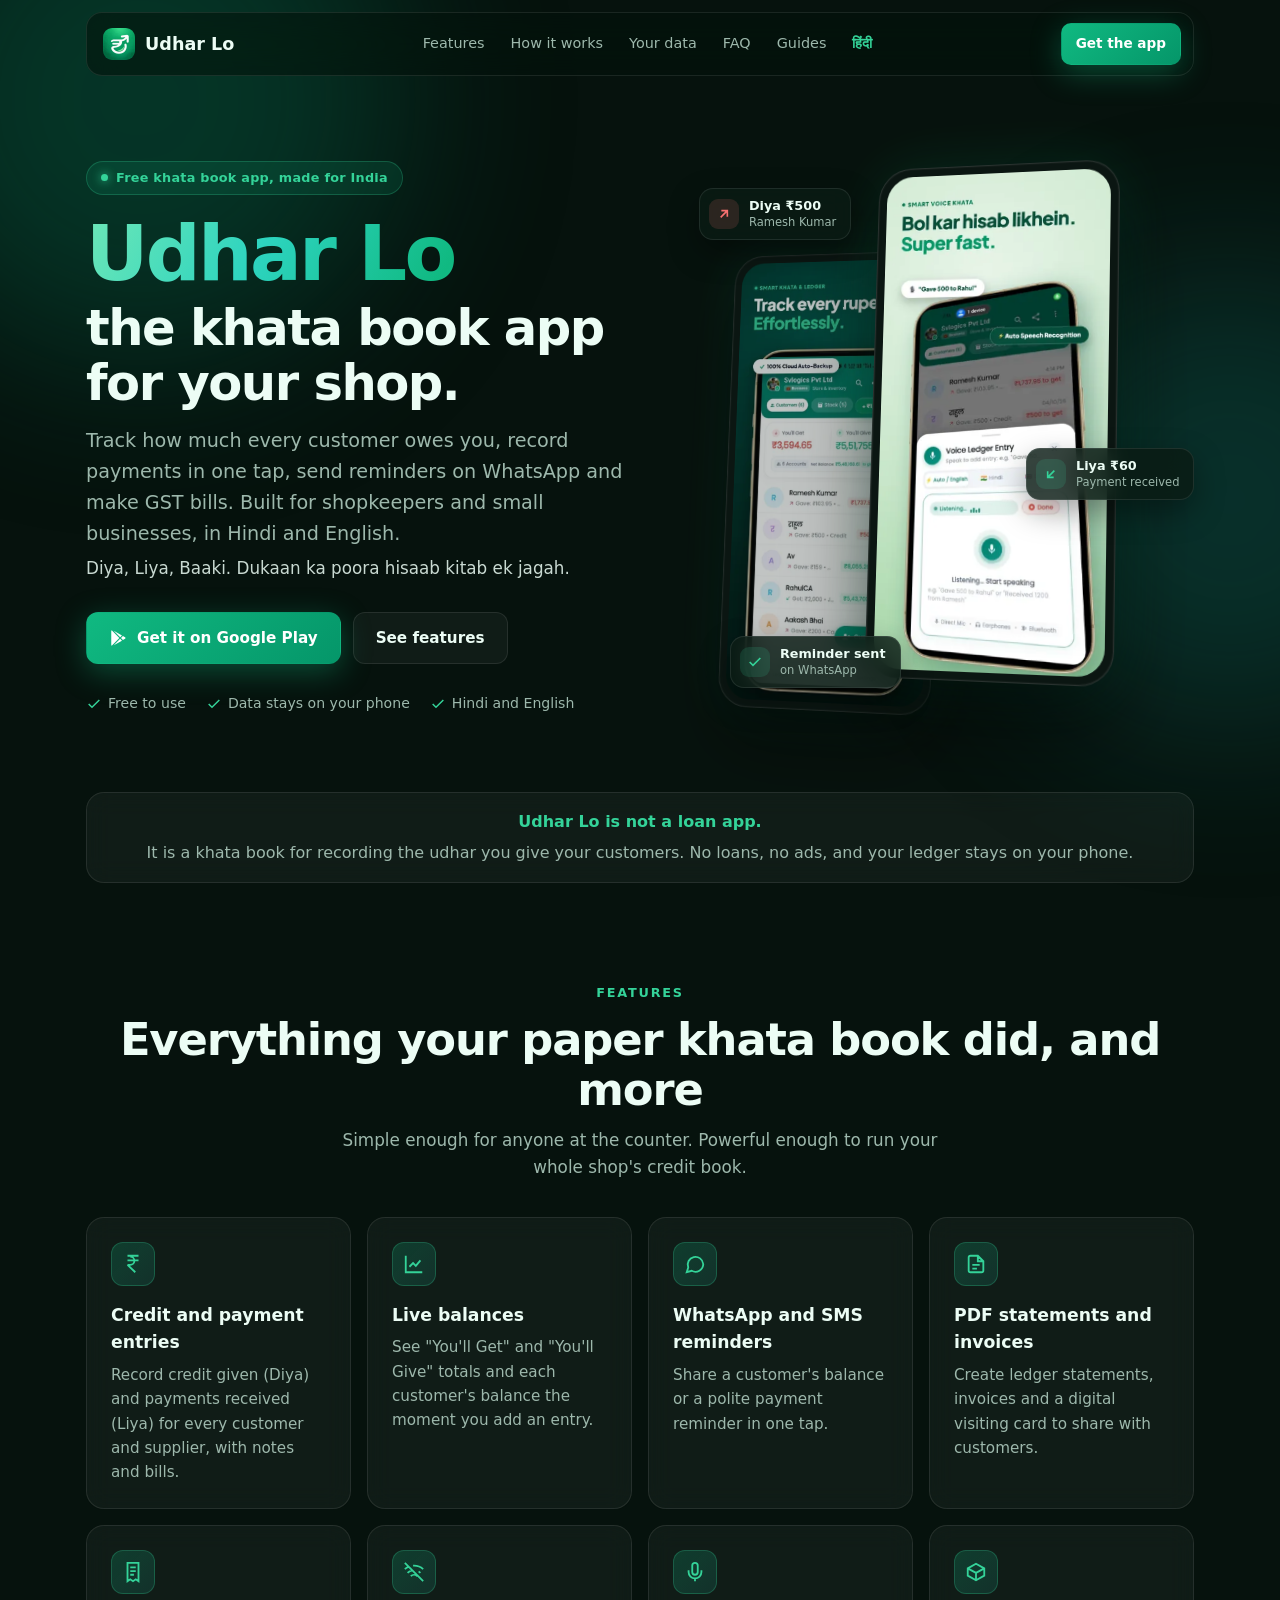
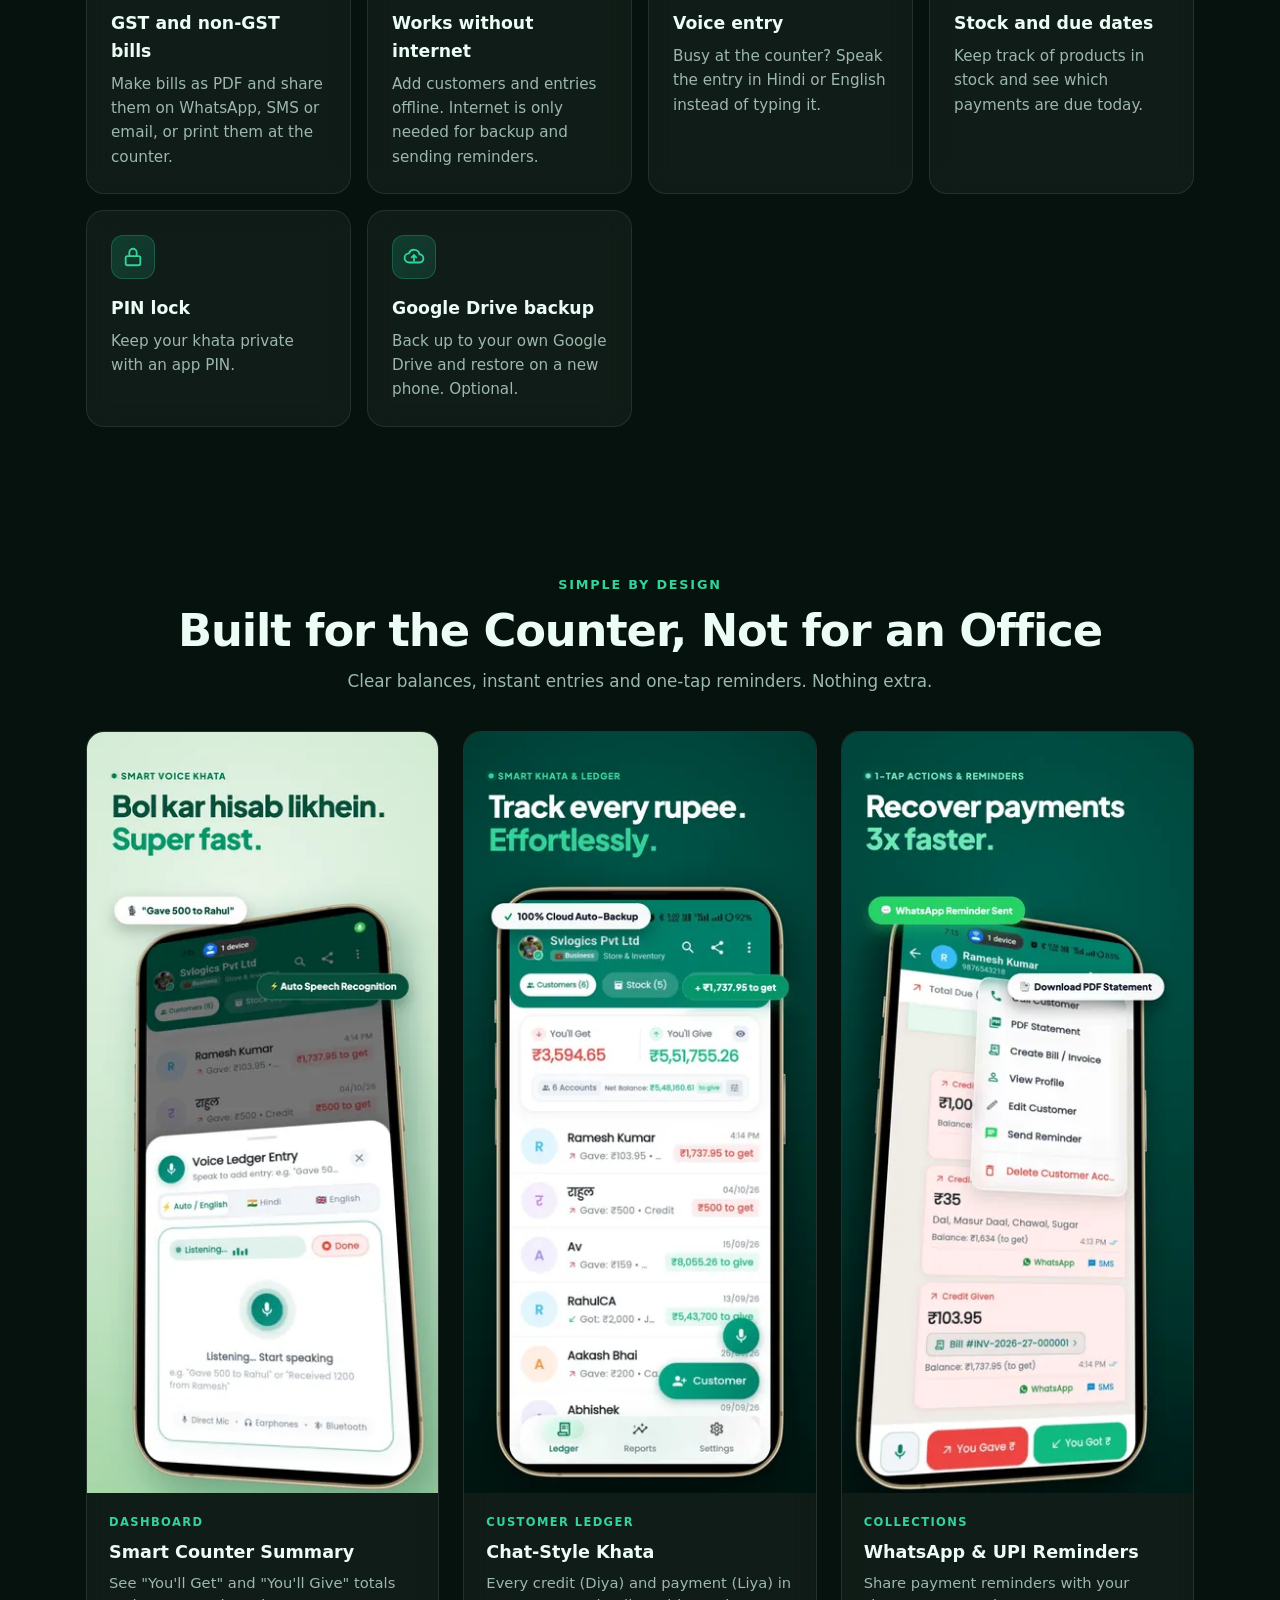
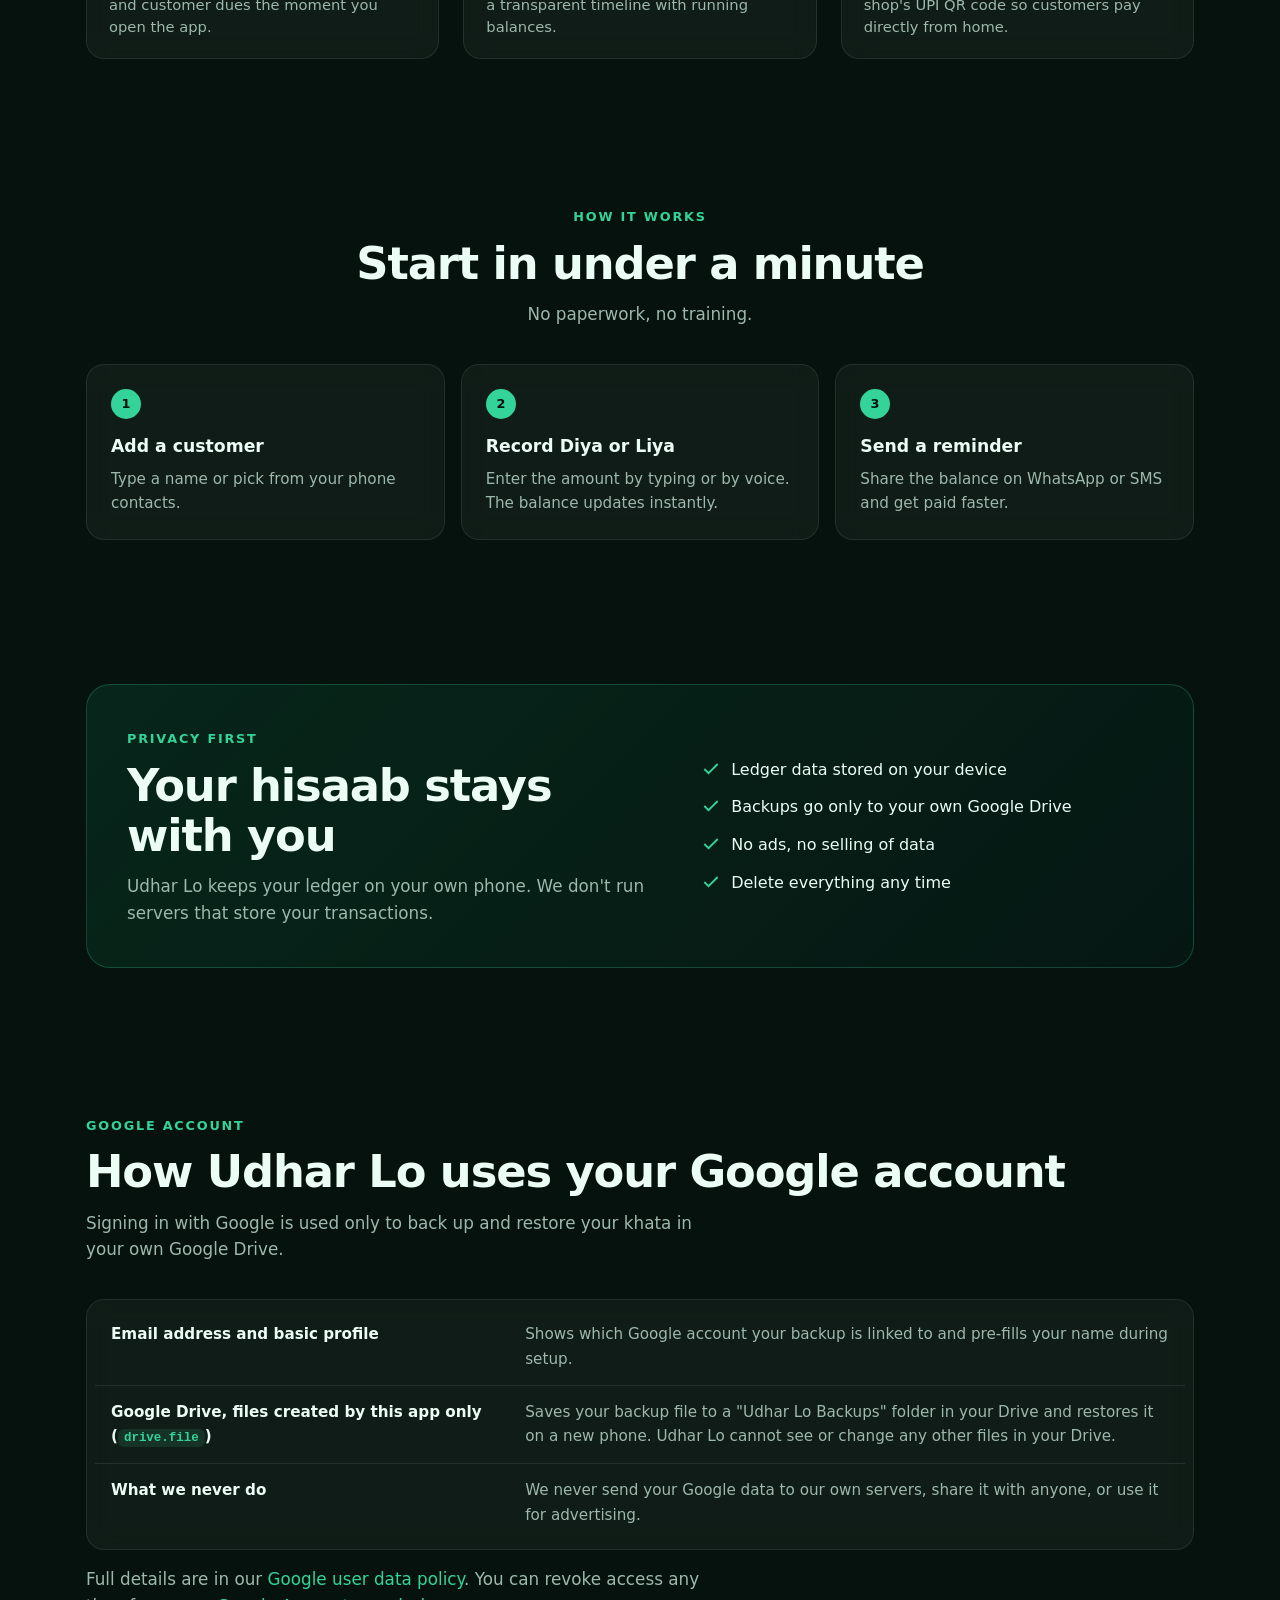
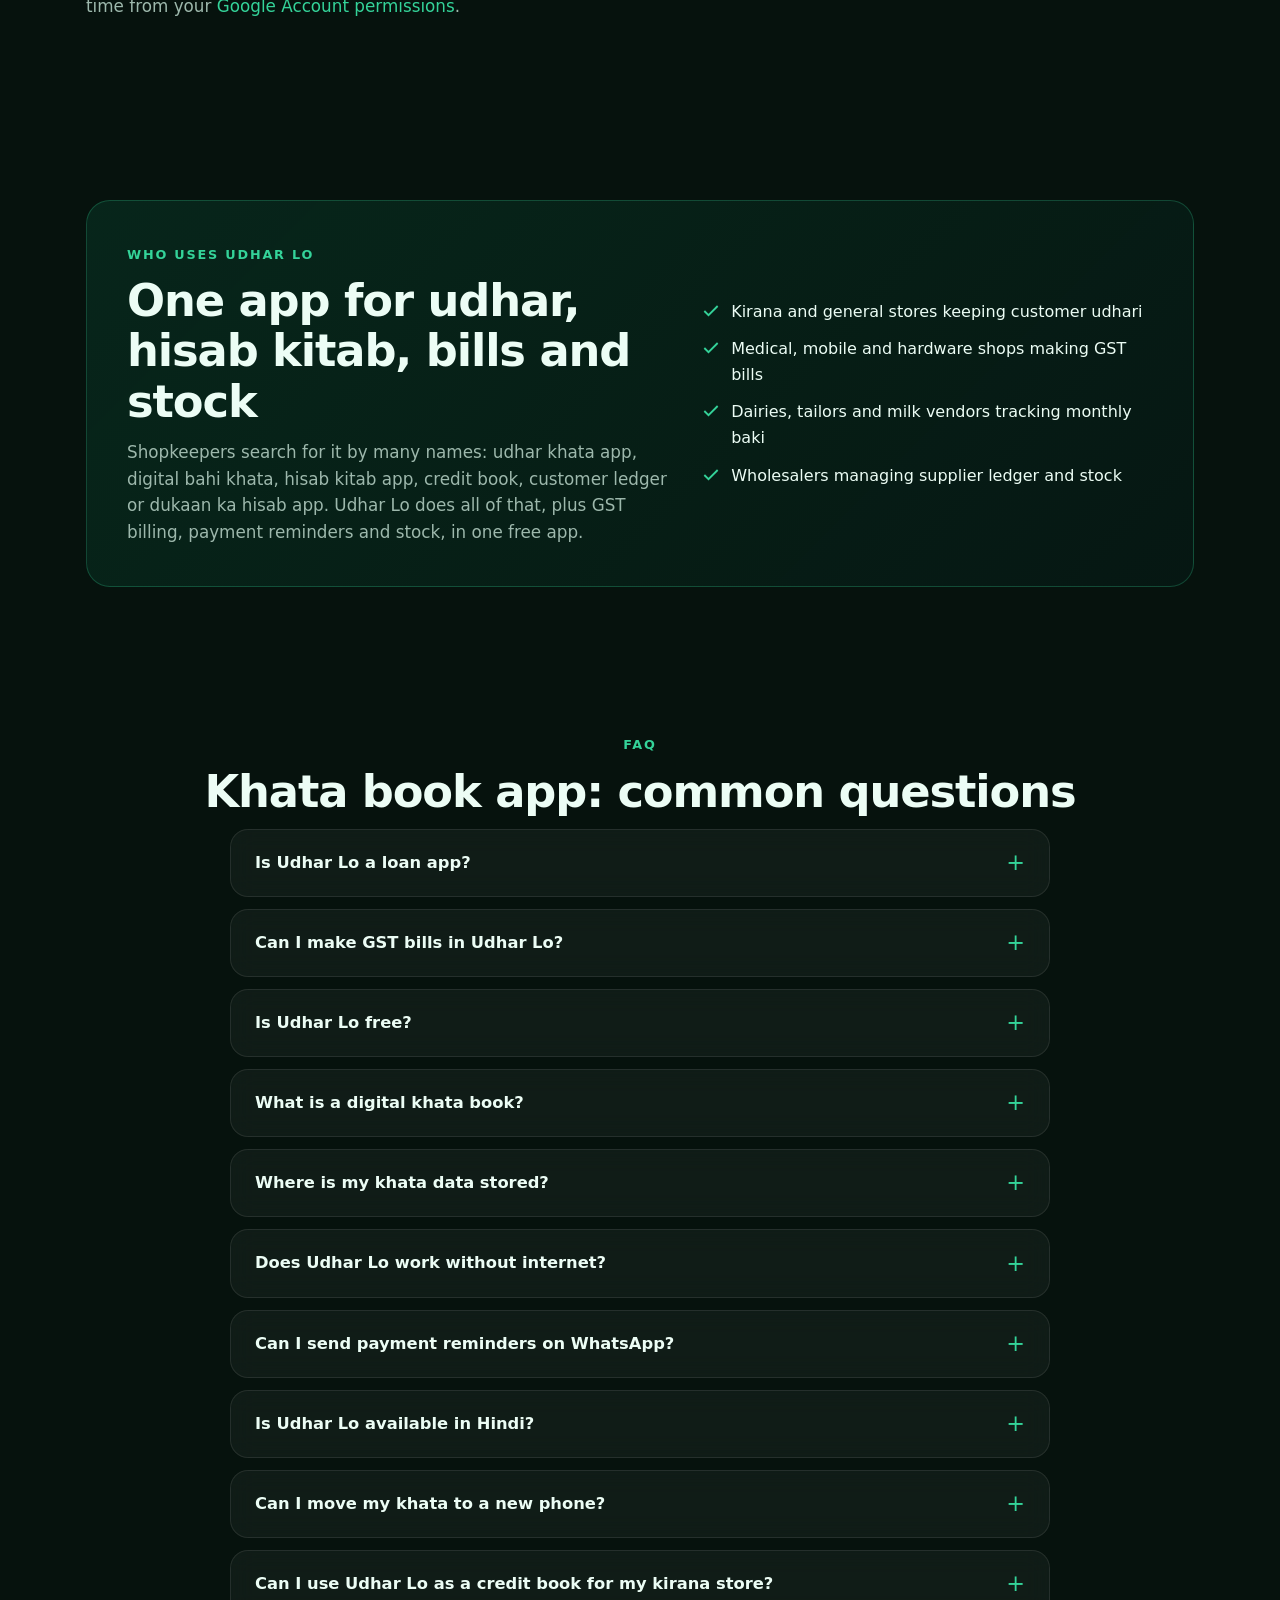
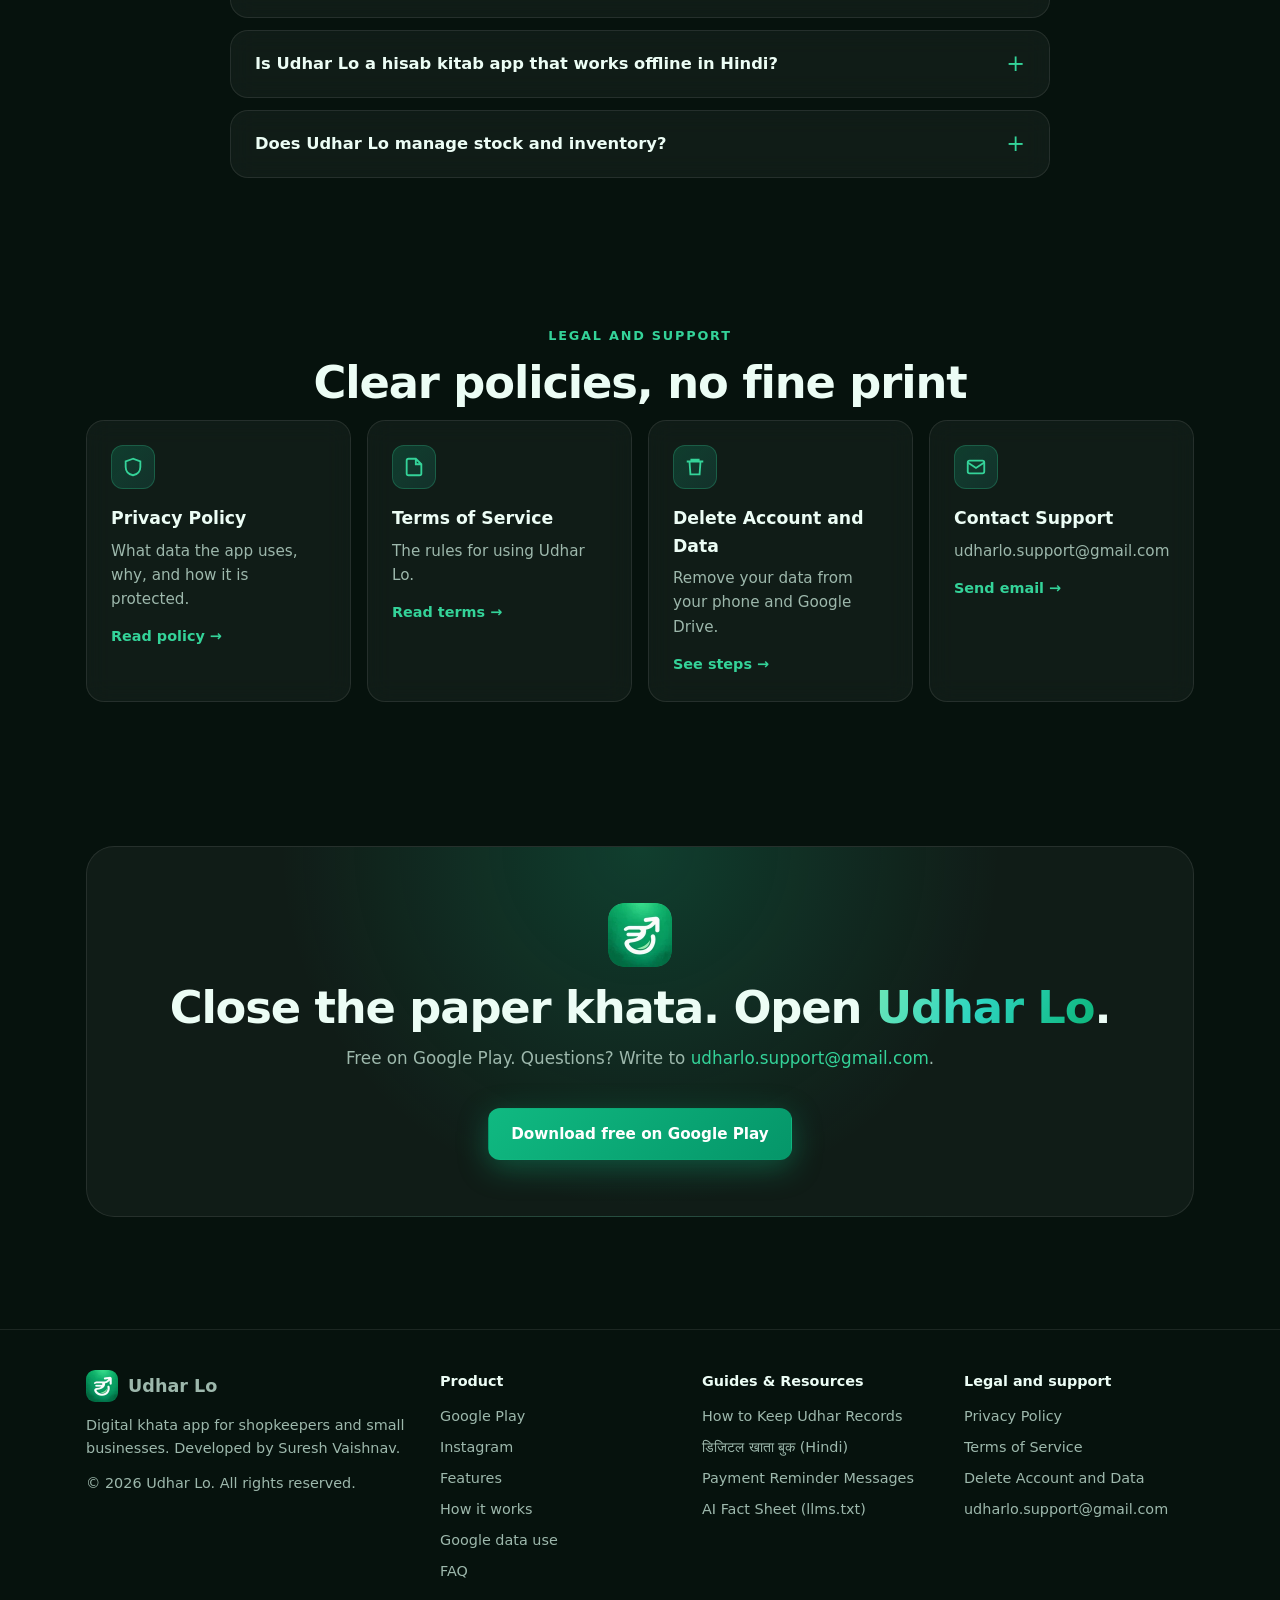
<file: index.html>
<!DOCTYPE html>
<html lang="en">
<head>
  <meta charset="UTF-8">
  <script>document.documentElement.classList.add('js');</script>
  <meta name="viewport" content="width=device-width, initial-scale=1.0">
  <title>Udhar Lo: Free Udhar Khata Book and Billing App for Shops</title>
  <meta name="description" content="Free udhar khata app for Indian shops. Keep dukaan ka hisab kitab, send WhatsApp payment reminders and make GST bills. Works offline, in Hindi. No ads.">
  <meta name="robots" content="index, follow">
  <link rel="canonical" href="https://udharlo.github.io/">
  <meta name="theme-color" content="#06120D">
  <meta property="og:type" content="website">
  <meta property="og:site_name" content="Udhar Lo">
  <meta property="og:locale" content="en_IN">
  <meta property="og:title" content="Udhar Lo: Free Khata Book and Billing App">
  <meta property="og:description" content="Track udhar, send WhatsApp reminders and make GST bills. Your hisaab stays on your phone. No loans, no ads.">
  <meta property="og:image" content="https://udharlo.github.io/img/og-image.jpg">
  <meta property="og:image:width" content="1200">
  <meta property="og:image:height" content="630">
  <meta property="og:image:alt" content="Udhar Lo khata book app showing customer balances">
  <meta property="og:url" content="https://udharlo.github.io/">
  <meta name="twitter:card" content="summary_large_image">
  <meta name="twitter:title" content="Udhar Lo: Free Khata Book and Billing App">
  <meta name="twitter:description" content="Track udhar, send WhatsApp reminders and make GST bills. Your hisaab stays on your phone. No loans, no ads.">
  <meta name="twitter:image" content="https://udharlo.github.io/img/og-image.jpg">
  <link rel="apple-touch-icon" href="img/icon.png">
  <link rel="icon" href="img/icon.png">
  <script type="application/ld+json">
  {
    "@context": "https://schema.org",
    "@type": "SoftwareApplication",
    "name": "Udhar Lo",
    "operatingSystem": "Android",
    "applicationCategory": "BusinessApplication",
    "description": "Free digital khata book and billing app for shopkeepers and small businesses in India. Track udhar (credit given to customers), record payments, send WhatsApp and SMS reminders, and create GST and non-GST bills. Not a loan app.",
    "inLanguage": ["en", "hi"],
    "image": "https://udharlo.github.io/img/og-image.jpg",
    "screenshot": ["https://udharlo.github.io/img/udhar_lo_slide_2_hd.png", "https://udharlo.github.io/img/udhar_lo_slide_1_hd.png", "https://udharlo.github.io/img/udhar_lo_slide_3_hd.png"],
    "featureList": "Udhar and payment entries, customer and supplier ledger, due date tracking, WhatsApp and SMS payment reminders, GST and non-GST bills, PDF statements and invoices, voice entry in Hindi and English, stock tracking, works offline, PIN lock, optional Google Drive backup",
    "url": "https://udharlo.github.io/",
    "downloadUrl": "https://play.google.com/store/apps/details?id=co.udharlo",
    "alternateName": ["Udharlo", "Udhar Lo Khata Book", "Udhar Lo Hisab Kitab App", "Udhar Lo Bahi Khata"],
    "keywords": "udhar khata app, khata book app, digital bahi khata, hisab kitab app, dukan hisab app, credit book app, customer ledger app, udhari app, baki hisab, GST billing app, invoice maker, payment reminder app, stock app for shop, kirana store app, offline ledger app, Hindi khata app, free khata app",
    "sameAs": ["https://play.google.com/store/apps/details?id=co.udharlo", "https://www.instagram.com/udharlo.app/"],
    "author": { "@type": "Person", "name": "Suresh Vaishnav" },
    "offers": { "@type": "Offer", "price": "0", "priceCurrency": "INR" }
  }
  </script>
  <script type="application/ld+json">
{
  "@context": "https://schema.org",
  "@type": "FAQPage",
  "mainEntity": [
    {
      "@type": "Question",
      "name": "Is Udhar Lo a loan app?",
      "acceptedAnswer": {
        "@type": "Answer",
        "text": "No. Udhar Lo is a khata book for recording your own business transactions. Udhar here means the credit you give your customers. The app does not give loans, credit lines or any banking or financial services, and it does not move money between users."
      }
    },
    {
      "@type": "Question",
      "name": "Can I make GST bills in Udhar Lo?",
      "acceptedAnswer": {
        "@type": "Answer",
        "text": "Yes. You can create GST and non-GST bills as PDF and share them on WhatsApp, SMS or email, or print them."
      }
    },
    {
      "@type": "Question",
      "name": "Is Udhar Lo free?",
      "acceptedAnswer": {
        "@type": "Answer",
        "text": "Yes. Udhar Lo is free to download and use from Google Play. There are no ads."
      }
    },
    {
      "@type": "Question",
      "name": "What is a digital khata book?",
      "acceptedAnswer": {
        "@type": "Answer",
        "text": "A digital khata book (also called a digital bahi khata or udhar khata app) is an app that replaces the paper udhar register. You record credit given to customers and payments received, and the app keeps every balance up to date for you."
      }
    },
    {
      "@type": "Question",
      "name": "Where is my khata data stored?",
      "acceptedAnswer": {
        "@type": "Answer",
        "text": "Your ledger is stored on your own phone. If you turn on backup, a copy is saved in your own Google Drive. We do not store your transactions on our servers."
      }
    },
    {
      "@type": "Question",
      "name": "Does Udhar Lo work without internet?",
      "acceptedAnswer": {
        "@type": "Answer",
        "text": "Yes. You can add customers and record entries offline. Internet is needed only for Google Drive backup and for sending reminders on WhatsApp."
      }
    },
    {
      "@type": "Question",
      "name": "Can I send payment reminders on WhatsApp?",
      "acceptedAnswer": {
        "@type": "Answer",
        "text": "Yes. From any customer's ledger you can share their balance or a payment reminder on WhatsApp or SMS in one tap."
      }
    },
    {
      "@type": "Question",
      "name": "Is Udhar Lo available in Hindi?",
      "acceptedAnswer": {
        "@type": "Answer",
        "text": "Yes. The app works in Hindi and English."
      }
    },
    {
      "@type": "Question",
      "name": "Can I move my khata to a new phone?",
      "acceptedAnswer": {
        "@type": "Answer",
        "text": "Yes. Back up to your Google Drive, then sign in with the same Google account on the new phone and restore."
      }
    },
    {
      "@type": "Question",
      "name": "Can I use Udhar Lo as a credit book for my kirana store?",
      "acceptedAnswer": {
        "@type": "Answer",
        "text": "Yes. Udhar Lo is built for kirana stores, general stores, medical shops, mobile shops, hardware shops, dairies, tailors and wholesalers. It works as a customer credit book, supplier ledger and billing app in one."
      }
    },
    {
      "@type": "Question",
      "name": "Is Udhar Lo a hisab kitab app that works offline in Hindi?",
      "acceptedAnswer": {
        "@type": "Answer",
        "text": "Yes. You can keep your dukaan ka hisab kitab in Hindi or English without internet. Entries, balances and bills all work offline."
      }
    },
    {
      "@type": "Question",
      "name": "Does Udhar Lo manage stock and inventory?",
      "acceptedAnswer": {
        "@type": "Answer",
        "text": "Yes. You can track products in stock, see which customer payments are due today, and make GST or non-GST bills from the same app."
      }
    }
  ]
}
  </script>
  <style>
    :root {
      --bg: #06120D;
      --bg-2: #0A1B14;
      --glass: rgba(255, 255, 255, 0.045);
      --glass-strong: rgba(255, 255, 255, 0.08);
      --line: rgba(255, 255, 255, 0.09);
      --text: #ECFDF5;
      --muted: #9DB8AC;
      --green: #10B981;
      --green-2: #34D399;
      --teal: #2DD4BF;
      --red: #F87171;
      --radius: 18px;
    }
    * { box-sizing: border-box; }
    html { scroll-behavior: smooth; }
    body {
      margin: 0; background: var(--bg); color: var(--text);
      font-family: system-ui, -apple-system, BlinkMacSystemFont, 'Segoe UI', Roboto, sans-serif;
      line-height: 1.6; -webkit-font-smoothing: antialiased; overflow-x: hidden;
    }
    a { color: var(--green-2); text-decoration: none; }
    a:hover { text-decoration: underline; }
    img { max-width: 100%; display: block; }
    .container { max-width: 1140px; margin: 0 auto; padding: 0 16px; }
    .skip { position: absolute; left: -999px; top: 8px; background: var(--green); color: #fff; padding: 8px 12px; border-radius: 8px; z-index: 100; }
    .skip:focus { left: 8px; }

    .glow {
      position: fixed; z-index: 0; pointer-events: none; border-radius: 50%; filter: blur(90px); opacity: .45;
    }
    .glow.a { width: 520px; height: 520px; background: #065F46; top: -160px; left: -120px; }
    .glow.b { width: 460px; height: 460px; background: #0F766E; top: 30%; right: -180px; opacity: .3; }
    .page { position: relative; z-index: 1; overflow-x: clip; }
    .hero > * { min-width: 0; }

    /* Header */
    .site-header {
      position: sticky; top: 12px; z-index: 50; margin: 12px auto 0; max-width: 1140px; padding: 0 16px;
    }
    .bar {
      display: flex; align-items: center; justify-content: space-between; gap: 12px;
      padding: 10px 12px 10px 16px; border-radius: 16px;
      background: rgba(6, 18, 13, 0.6); border: 1px solid var(--line);
      backdrop-filter: blur(16px) saturate(160%); -webkit-backdrop-filter: blur(16px) saturate(160%);
    }
    .brand { display: flex; align-items: center; gap: 10px; color: var(--text); font-weight: 700; font-size: 1.1rem; }
    .brand:hover { text-decoration: none; }
    .brand img { width: 32px; height: 32px; border-radius: 9px; }
    .nav { display: flex; gap: 2px; }
    .nav a { color: var(--muted); padding: 8px 12px; border-radius: 10px; font-size: .9rem; font-weight: 400; }
    .nav a:hover { color: var(--text); background: var(--glass-strong); text-decoration: none; }
    @media (max-width: 860px) { .nav { display: none; } }

    .btn {
      display: inline-flex; align-items: center; gap: 10px; padding: 13px 22px; border-radius: 12px;
      font-weight: 700; font-size: .95rem; border: 1px solid transparent; transition: transform .15s, box-shadow .15s, background .15s;
    }
    .btn:hover { text-decoration: none; transform: translateY(-1px); }
    .btn-primary { background: linear-gradient(135deg, var(--green), #059669); color: #fff; box-shadow: 0 8px 30px rgba(16, 185, 129, .35); }
    .btn-primary:hover { box-shadow: 0 10px 40px rgba(16, 185, 129, .5); }
    .btn-ghost { background: var(--glass); border-color: var(--line); color: var(--text); }
    .btn-sm { padding: 9px 14px; font-size: .85rem; border-radius: 10px; }
    .btn svg { width: 18px; height: 18px; flex: none; }

    /* Hero */
    .hero { display: grid; grid-template-columns: 1.1fr 1fr; gap: 48px; align-items: center; padding: 72px 0 56px; }
    @media (max-width: 900px) { .hero { grid-template-columns: 1fr; text-align: center; padding-top: 48px; } }
    .pill {
      display: inline-flex; align-items: center; gap: 8px; padding: 6px 14px; border-radius: 999px;
      background: rgba(16, 185, 129, .12); border: 1px solid rgba(52, 211, 153, .25);
      color: var(--green-2); font-size: .8rem; font-weight: 700; letter-spacing: .02em;
    }
    .pill .dot { width: 7px; height: 7px; border-radius: 50%; background: var(--green-2); box-shadow: 0 0 10px var(--green-2); }
    .hero h1 { font-size: clamp(2.8rem, 7vw, 4.8rem); line-height: 1.02; margin: 20px 0 16px; letter-spacing: -0.035em; font-weight: 900; }
    .h1-sub { display: block; font-size: clamp(1.9rem, 4.4vw, 3.1rem); line-height: 1.1; letter-spacing: -0.03em; margin-top: 8px; }
    .grad { background: linear-gradient(120deg, #6EE7B7, #2DD4BF 45%, #10B981); -webkit-background-clip: text; background-clip: text; color: transparent; }
    .hero .lead { font-size: 1.2rem; color: var(--muted); max-width: 540px; margin: 0 0 6px; }
    .hero .lead-hi { font-size: 1.05rem; color: var(--text); opacity: .85; margin: 0; }
    @media (max-width: 900px) { .hero .lead { margin-inline: auto; } }
    .cta { display: flex; gap: 12px; flex-wrap: wrap; margin-top: 30px; }
    @media (max-width: 900px) { .cta { justify-content: center; } }
    .trust { display: flex; gap: 20px; flex-wrap: wrap; margin-top: 28px; color: var(--muted); font-size: .88rem; }
    .trust span { display: inline-flex; align-items: center; gap: 6px; }
    .trust svg { width: 16px; height: 16px; color: var(--green-2); }
    @media (max-width: 900px) { .trust { justify-content: center; } }

    /* Phones */
    .phones { position: relative; height: 580px; perspective: 1400px; overflow: visible; }
    @media (max-width: 900px) { .phones { height: 460px; max-width: 360px; margin: 0 auto; width: 100%; overflow: visible; } }
    .phone {
      position: absolute; width: 250px; border-radius: 34px; padding: 8px; background: #0B1612;
      border: 1px solid rgba(255,255,255,.12);
      box-shadow: 0 40px 80px rgba(0,0,0,.55), 0 0 0 1px rgba(255,255,255,.03) inset, 0 0 60px rgba(16,185,129,.15);
      transform-style: preserve-3d; transition: transform .25s ease-out;
    }
    .phone img { width: 100%; height: auto; border-radius: 27px; aspect-ratio: 9 / 19.5; object-fit: cover; object-position: top; }
    .phone.front { left: 50%; top: 10px; transform: translateX(-30%) rotateY(-14deg) rotateX(6deg); z-index: 2; }
    .phone.back { left: 50%; top: 70px; transform: translateX(-95%) rotateY(-14deg) rotateX(6deg) scale(.88); opacity: .75; z-index: 1; }
    @media (max-width: 900px) { .phone { width: 190px; } }
    @media (max-width: 480px) { .bar .btn-sm { display: none; } .hero h1 br { display: none; } }

    /* Sections */
    section { padding: 72px 0; }
    .kicker { color: var(--green-2); font-weight: 700; font-size: .8rem; letter-spacing: .14em; text-transform: uppercase; }
    .h2 { font-size: clamp(1.9rem, 4vw, 2.8rem); line-height: 1.12; letter-spacing: -0.025em; margin: 10px 0 12px; font-weight: 700; }
    .sub { color: var(--muted); max-width: 620px; margin: 0 0 36px; font-size: 1.05rem; }
    .center { text-align: center; }
    .center .sub { margin-inline: auto; }

    .grid { display: grid; gap: 16px; grid-template-columns: repeat(auto-fit, minmax(260px, 1fr)); }
    .card {
      position: relative; background: var(--glass); border: 1px solid var(--line); border-radius: var(--radius);
      padding: 24px; backdrop-filter: blur(12px); -webkit-backdrop-filter: blur(12px); overflow: hidden;
      transition: border-color .2s, transform .2s, background .2s;
    }
    .card::before {
      content: ""; position: absolute; inset: 0; border-radius: inherit; pointer-events: none; opacity: 0; transition: opacity .3s;
      background: radial-gradient(400px circle at var(--mx, 50%) var(--my, 0%), rgba(52, 211, 153, .12), transparent 45%);
    }
    .card:hover { border-color: rgba(52, 211, 153, .35); background: var(--glass-strong); }
    .card:hover::before { opacity: 1; }
    .card h3 { margin: 0 0 6px; font-size: 1.08rem; }
    .card p { margin: 0; color: var(--muted); font-size: .95rem; }
    .ic {
      width: 44px; height: 44px; border-radius: 12px; display: grid; place-items: center; margin-bottom: 16px;
      background: linear-gradient(135deg, rgba(16,185,129,.22), rgba(45,212,191,.12)); border: 1px solid rgba(52,211,153,.25); color: var(--green-2);
    }
    .ic svg { width: 22px; height: 22px; }

    /* Showcase Grid */
    .showcase-grid { display: grid; grid-template-columns: repeat(3, 1fr); gap: 24px; }
    @media (max-width: 900px) { .showcase-grid { grid-template-columns: 1fr; max-width: 440px; margin: 0 auto; } }
    .shot { padding: 0; border-radius: var(--radius); overflow: hidden; }
    .shot picture, .shot img { width: 100%; height: auto; display: block; aspect-ratio: 9 / 19.5; object-fit: cover; object-position: top; }
    .shot .cap { padding: 20px 22px; }
    .shot .cap h3 { margin: 0 0 6px; font-size: 1.1rem; }
    .shot .cap p { margin: 0; color: var(--muted); font-size: .92rem; line-height: 1.5; }
    .badge-num {
      font-size: .72rem; font-weight: 800; color: var(--green-2); letter-spacing: .12em;
      text-transform: uppercase; display: block; margin-bottom: 6px;
    }

    /* Steps */
    .steps { display: grid; gap: 16px; grid-template-columns: repeat(auto-fit, minmax(240px, 1fr)); counter-reset: s; }
    .step .num {
      counter-increment: s; font-size: .8rem; font-weight: 700; color: var(--bg); background: var(--green-2);
      width: 30px; height: 30px; border-radius: 50%; display: grid; place-items: center; margin-bottom: 14px;
    }
    .step .num::before { content: counter(s); }

    /* Privacy band */
    .band {
      display: grid; grid-template-columns: 1.2fr 1fr; gap: 32px; align-items: center;
      padding: 40px; border-radius: 24px; border: 1px solid rgba(52,211,153,.25);
      background: linear-gradient(135deg, rgba(16,185,129,.12), rgba(15,118,110,.06));
    }
    @media (max-width: 800px) { .band { grid-template-columns: 1fr; padding: 28px 20px; } }
    .checks { list-style: none; padding: 0; margin: 0; display: grid; gap: 12px; }
    .checks li { display: flex; gap: 10px; align-items: flex-start; color: var(--text); }
    .checks svg { width: 20px; height: 20px; color: var(--green-2); flex: none; margin-top: 2px; }

    table { width: 100%; border-collapse: collapse; font-size: .95rem; }
    th, td { text-align: left; padding: 14px 16px; border-bottom: 1px solid var(--line); vertical-align: top; }
    th { color: var(--text); font-weight: 700; width: 38%; }
    td { color: var(--muted); }
    tr:last-child th, tr:last-child td { border-bottom: 0; }
    code { font-family: ui-monospace, SFMono-Regular, Menlo, monospace; font-size: .82em; background: rgba(52,211,153,.12); color: var(--green-2); padding: 2px 6px; border-radius: 6px; }
    @media (max-width: 600px) { th, td { display: block; width: 100%; } th { border-bottom: 0; padding-bottom: 2px; } }

    a.card { display: block; color: inherit; }
    a.card:hover { text-decoration: none; transform: translateY(-3px); }
    .more { display: inline-flex; gap: 6px; margin-top: 14px; color: var(--green-2); font-weight: 700; font-size: .9rem; }

    .faqs { display: grid; gap: 12px; max-width: 820px; margin: 0 auto; }
    .faq { padding: 0; }
    .faq summary { list-style: none; cursor: pointer; padding: 20px 56px 20px 24px; position: relative; }
    .faq summary::-webkit-details-marker { display: none; }
    .faq summary::after { content: "+"; position: absolute; right: 24px; top: 50%; transform: translateY(-50%); font-size: 1.4rem; color: var(--green-2); transition: transform .2s; }
    .faq[open] summary::after { transform: translateY(-50%) rotate(45deg); }
    .faq summary h3 { margin: 0; font-size: 1.02rem; }
    .faq p { padding: 0 24px 20px; }

    /* Final CTA */
    .final { text-align: center; padding: 56px 24px; border-radius: 28px; border: 1px solid var(--line);
      background: radial-gradient(600px circle at 50% 0%, rgba(16,185,129,.22), transparent 60%), var(--glass); }

    /* Footer */
    footer { border-top: 1px solid var(--line); margin-top: 40px; padding: 40px 0 120px; color: var(--muted); font-size: .9rem; }
    .foot { display: grid; grid-template-columns: 1.4fr 1fr 1fr 1fr; gap: 32px; }
    @media (max-width: 700px) { .foot { grid-template-columns: 1fr; } }
    .foot h3 { color: var(--text); margin: 0 0 12px; font-size: .9rem; }
    .foot ul { list-style: none; padding: 0; margin: 0; display: grid; gap: 8px; }
    .foot a { color: var(--muted); }
    .foot a:hover { color: var(--green-2); }

    /* Quick links dock */
    .dock {
      position: fixed; left: 50%; bottom: 16px; transform: translate(-50%, 140%); z-index: 60;
      opacity: 0; pointer-events: none; transition: transform .35s ease, opacity .35s ease;
      display: flex; gap: 4px; padding: 6px; border-radius: 16px;
      background: rgba(6, 18, 13, 0.72); border: 1px solid var(--line);
      backdrop-filter: blur(16px) saturate(160%); -webkit-backdrop-filter: blur(16px) saturate(160%);
      box-shadow: 0 12px 40px rgba(0,0,0,.45); max-width: calc(100vw - 32px); overflow-x: auto;
    }
    .dock.show { transform: translate(-50%, 0); opacity: 1; pointer-events: auto; }
    .dock a {
      display: flex; flex-direction: column; align-items: center; gap: 3px; min-width: 64px;
      padding: 8px 10px; border-radius: 12px; color: var(--muted); font-size: .72rem; font-weight: 700; white-space: nowrap;
    }
    .dock a:hover, .dock a:focus-visible { background: var(--glass-strong); color: var(--text); text-decoration: none; }
    .dock a.play { background: rgba(16,185,129,.16); color: var(--green-2); }
    .dock svg { width: 20px; height: 20px; }

    /* Reveal */
    .js .reveal { opacity: 0; transform: translateY(24px); transition: opacity .7s ease, transform .7s ease; }
    .js .reveal.in { opacity: 1; transform: none; }
    @media (prefers-reduced-motion: reduce) {
      html { scroll-behavior: auto; }
      .js .reveal { opacity: 1; transform: none; transition: none; }
      .phone { transition: none; }
    }

    /* ===== Animations (all motion respects prefers-reduced-motion) ===== */
    .chip {
      position: absolute; z-index: 3; display: flex; align-items: center; gap: 10px;
      padding: 9px 14px 9px 9px; border-radius: 14px; white-space: nowrap;
      background: rgba(10, 27, 20, .82); border: 1px solid var(--line);
      backdrop-filter: blur(12px); -webkit-backdrop-filter: blur(12px);
      box-shadow: 0 12px 30px rgba(0,0,0,.35); font-size: .8rem; line-height: 1.25; text-align: left;
    }
    .chip b { display: block; color: var(--text); font-weight: 700; }
    .chip small { color: var(--muted); font-size: .72rem; }
    .chip-ic { width: 30px; height: 30px; border-radius: 9px; display: grid; place-items: center; flex: none; }
    .chip-ic svg { width: 16px; height: 16px; }
    .chip-ic.up { background: rgba(248,113,113,.15); color: var(--red); }
    .chip-ic.down, .chip-ic.wa { background: rgba(52,211,153,.15); color: var(--green-2); }
    .chip.c1 { top: 40px; left: 2%; }
    .chip.c2 { top: 300px; right: 0; }
    .chip.c3 { bottom: 40px; left: 8%; }
    @media (max-width: 900px) {
      .chip { font-size: .72rem; padding: 7px 10px 7px 7px; }
      .chip-ic { width: 26px; height: 26px; }
      .chip.c1 { top: 18px; left: 0; }
      .chip.c2 { top: 210px; right: 0; }
      .chip.c3 { bottom: 24px; left: 4px; }
    }

    @media (prefers-reduced-motion: no-preference) {
      /* Phones float gently (uses translate so it stacks with the tilt transform) */
      .phone.front { animation: float 6s ease-in-out infinite; }
      .phone.back { animation: float 7s ease-in-out -2s infinite; }
      @keyframes float { 0%, 100% { translate: 0 0; } 50% { translate: 0 -12px; } }

      /* Entry chips pop in one by one, then drift */
      .chip { opacity: 0; animation: chipIn .6s cubic-bezier(.2,.8,.2,1.2) forwards, drift 5s ease-in-out infinite; }
      .chip.c1 { animation-delay: .7s, 1.3s; }
      .chip.c2 { animation-delay: 1.4s, 2s; }
      .chip.c3 { animation-delay: 2.1s, 2.7s; }
      @keyframes chipIn { from { opacity: 0; transform: translateY(14px) scale(.9); } to { opacity: 1; transform: none; } }
      @keyframes drift { 0%, 100% { translate: 0 0; } 50% { translate: 0 -6px; } }

      /* Hero text rises in on load */
      .hero > div:first-child > * { animation: rise .7s ease both; }
      .hero > div:first-child > :nth-child(2) { animation-delay: .08s; }
      .hero > div:first-child > :nth-child(3) { animation-delay: .16s; }
      .hero > div:first-child > :nth-child(4) { animation-delay: .22s; }
      .hero > div:first-child > :nth-child(5) { animation-delay: .3s; }
      .hero > div:first-child > :nth-child(6) { animation-delay: .38s; }
      @keyframes rise { from { transform: translateY(16px); } to { transform: none; } }

      /* Brand gradient slowly shifts */
      .grad { background-image: linear-gradient(120deg, #6EE7B7, #2DD4BF 25%, #10B981 50%, #2DD4BF 75%, #6EE7B7); background-size: 200% auto; animation: shine 8s linear infinite; }
      @keyframes shine { to { background-position: 200% center; } }

      /* Light sweep across the primary button */
      .btn-primary { position: relative; overflow: hidden; }
      .btn-primary::after {
        content: ""; position: absolute; inset: 0; pointer-events: none;
        background: linear-gradient(110deg, transparent 30%, rgba(255,255,255,.28) 50%, transparent 70%);
        transform: translateX(-120%); animation: sweep 5s ease-in-out 1.5s infinite;
      }
      @keyframes sweep { 0% { transform: translateX(-120%); } 25%, 100% { transform: translateX(120%); } }

      /* Cards and steps reveal one after another */
      .js .grid > .reveal:nth-child(2), .js .steps > .reveal:nth-child(2) { transition-delay: .08s; }
      .js .grid > .reveal:nth-child(3), .js .steps > .reveal:nth-child(3) { transition-delay: .16s; }
      .js .grid > .reveal:nth-child(4) { transition-delay: .24s; }
      .js .grid > .reveal:nth-child(5) { transition-delay: .08s; }
      .js .grid > .reveal:nth-child(6) { transition-delay: .16s; }
      .js .grid > .reveal:nth-child(7) { transition-delay: .24s; }
      .js .grid > .reveal:nth-child(8) { transition-delay: .32s; }

      /* Feature icons bob on hover */
      .card:hover .ic { animation: bob .5s ease; }
      @keyframes bob { 40% { transform: translateY(-4px) rotate(-6deg); } }

      /* Step numbers pop when the step appears */
      .js .step.reveal.in .num { animation: pop .5s cubic-bezier(.2,.8,.2,1.4) .25s both; }
      @keyframes pop { from { transform: scale(.4); opacity: 0; } to { transform: none; opacity: 1; } }

      /* Privacy ticks draw themselves */
      .js .band.reveal .checks svg path { stroke-dasharray: 24; stroke-dashoffset: 24; transition: stroke-dashoffset .6s ease; }
      .js .band.reveal.in .checks svg path { stroke-dashoffset: 0; }
      .js .band.reveal.in .checks li:nth-child(2) svg path { transition-delay: .15s; }
      .js .band.reveal.in .checks li:nth-child(3) svg path { transition-delay: .3s; }
      .js .band.reveal.in .checks li:nth-child(4) svg path { transition-delay: .45s; }

      /* Not-a-loan band: soft glow pulse once visible */
      .js .notloan.in .notloan-card { animation: glow 3s ease-in-out .6s 2; }
      @keyframes glow { 50% { box-shadow: 0 0 0 1px rgba(52,211,153,.35), 0 0 40px rgba(16,185,129,.18); } }
    }

    /* Not a loan app band */
    .notloan { padding: 8px 0 24px; }
    .notloan-card { display: flex; flex-wrap: wrap; gap: 6px 12px; align-items: baseline; justify-content: center; text-align: center; padding: 16px 20px; }
    .notloan-card strong { color: var(--green-2); }
    .notloan-card span { color: var(--muted); }
    :focus-visible { outline: 2px solid var(--green-2); outline-offset: 3px; border-radius: 8px; }
  </style>
</head>
<body>
<a class="skip" href="#main">Skip to content</a>
<div class="glow a" aria-hidden="true"></div>
<div class="glow b" aria-hidden="true"></div>

<div class="page">
  <header class="site-header">
    <div class="bar">
      <a class="brand" href="./"><img src="img/icon-128.webp" alt="" width="32" height="32">Udhar Lo</a>
      <nav class="nav" aria-label="Main">
        <a href="#features">Features</a>
        <a href="#how">How it works</a>
        <a href="#privacy">Your data</a>
        <a href="#faq">FAQ</a>
        <a href="guides/udhar-record-kaise-rakhe.html">Guides</a>
        <a href="hi/digital-khata-book.html" style="color:var(--green-2);font-weight:700">हिंदी</a>
      </nav>
      <a class="btn btn-primary btn-sm" href="https://play.google.com/store/apps/details?id=co.udharlo&utm_source=website&utm_medium=header">Get the app</a>
    </div>
  </header>

  <main id="main">
    <div class="container">

      <!-- Hero -->
      <section class="hero" aria-labelledby="hero-title">
        <div>
          <span class="pill"><span class="dot"></span>Free khata book app, made for India</span>
          <h1 id="hero-title"><span class="grad">Udhar Lo</span> <br><span class="h1-sub">the khata book app for your shop.</span></h1>
          <p class="lead">Track how much every customer owes you, record payments in one tap, send reminders on WhatsApp and make GST bills. Built for shopkeepers and small businesses, in Hindi and English.</p>
          <p class="lead-hi" lang="hi-Latn">Diya, Liya, Baaki. Dukaan ka poora hisaab kitab ek jagah.</p>
          <div class="cta">
            <a class="btn btn-primary" href="https://play.google.com/store/apps/details?id=co.udharlo&utm_source=website&utm_medium=hero">
              <svg viewBox="0 0 24 24" fill="currentColor" aria-hidden="true"><path d="M3.6 1.8 13.8 12 3.6 22.2a1.5 1.5 0 0 1-.6-1.2V3a1.5 1.5 0 0 1 .6-1.2Zm11.3 11.3 2.4 2.4-11 6.3 8.6-8.7Zm3.7-3.7 2.8 1.6a1.2 1.2 0 0 1 0 2l-2.8 1.6-2.6-2.6 2.6-2.6ZM6.3 2.2l11 6.3-2.4 2.4-8.6-8.7Z"/></svg>
              Get it on Google Play
            </a>
            <a class="btn btn-ghost" href="#features">See features</a>
          </div>
          <div class="trust">
            <span><svg viewBox="0 0 24 24" fill="none" stroke="currentColor" stroke-width="2.2" aria-hidden="true"><path d="M20 6 9 17l-5-5"/></svg>Free to use</span>
            <span><svg viewBox="0 0 24 24" fill="none" stroke="currentColor" stroke-width="2.2" aria-hidden="true"><path d="M20 6 9 17l-5-5"/></svg>Data stays on your phone</span>
            <span><svg viewBox="0 0 24 24" fill="none" stroke="currentColor" stroke-width="2.2" aria-hidden="true"><path d="M20 6 9 17l-5-5"/></svg>Hindi and English</span>
          </div>
        </div>
        <div class="phones" id="phones" aria-label="Udhar Lo app screenshots">
          <div class="phone back"><picture><source srcset="img/udhar_lo_slide_1-360.webp 360w, img/udhar_lo_slide_1.webp 642w" sizes="(max-width: 900px) 174px, 234px" type="image/webp"><img src="img/udhar_lo_slide_1_hd.png" alt="Customer ledger screen showing credit given and payment received entries" width="428" height="926" loading="eager"></picture></div>
          <div class="chip c1" aria-hidden="true"><span class="chip-ic up"><svg viewBox="0 0 24 24" fill="none" stroke="currentColor" stroke-width="2.4"><path d="M7 17 17 7M8 7h9v9"/></svg></span><span><b>Diya ₹500</b><small>Ramesh Kumar</small></span></div>
          <div class="chip c2" aria-hidden="true"><span class="chip-ic down"><svg viewBox="0 0 24 24" fill="none" stroke="currentColor" stroke-width="2.4"><path d="M17 7 7 17M16 17H7V8"/></svg></span><span><b>Liya ₹60</b><small>Payment received</small></span></div>
          <div class="chip c3" aria-hidden="true"><span class="chip-ic wa"><svg viewBox="0 0 24 24" fill="none" stroke="currentColor" stroke-width="2.4"><path d="M20 6 9 17l-5-5"/></svg></span><span><b>Reminder sent</b><small>on WhatsApp</small></span></div>
          <div class="phone front"><picture><source srcset="img/udhar_lo_slide_2-360.webp 360w, img/udhar_lo_slide_2.webp 642w" sizes="(max-width: 900px) 174px, 234px" type="image/webp"><img src="img/udhar_lo_slide_2_hd.png" alt="Udhar Lo dashboard showing You'll Get and You'll Give totals and customer list" width="428" height="926" loading="eager" fetchpriority="high"></picture></div>
        </div>
      </section>

      <!-- Not a loan app -->
      <section class="notloan reveal" aria-label="What Udhar Lo is">
        <div class="card notloan-card">
          <strong>Udhar Lo is not a loan app.</strong>
          <span>It is a khata book for recording the udhar you give your customers. No loans, no ads, and your ledger stays on your phone.</span>
        </div>
      </section>

      <!-- Features -->
      <section id="features" aria-labelledby="features-title">
        <div class="center reveal">
          <span class="kicker">Features</span>
          <h2 class="h2" id="features-title">Everything your paper khata book did, and more</h2>
          <p class="sub">Simple enough for anyone at the counter. Powerful enough to run your whole shop's credit book.</p>
        </div>
        <div class="grid">
          <article class="card reveal">
            <div class="ic"><svg viewBox="0 0 24 24" fill="none" stroke="currentColor" stroke-width="2" aria-hidden="true"><path d="M6 3h12M6 8h12M6 13l8.5 8M6 13h3a4.5 4.5 0 0 0 0-9"/></svg></div>
            <h3>Credit and payment entries</h3>
            <p>Record credit given (Diya) and payments received (Liya) for every customer and supplier, with notes and bills.</p>
          </article>
          <article class="card reveal">
            <div class="ic"><svg viewBox="0 0 24 24" fill="none" stroke="currentColor" stroke-width="2" aria-hidden="true"><path d="M3 3v18h18M7 15l4-4 3 3 5-6"/></svg></div>
            <h3>Live balances</h3>
            <p>See "You'll Get" and "You'll Give" totals and each customer's balance the moment you add an entry.</p>
          </article>
          <article class="card reveal">
            <div class="ic"><svg viewBox="0 0 24 24" fill="none" stroke="currentColor" stroke-width="2" aria-hidden="true"><path d="M21 12a8.5 8.5 0 0 1-12.6 7.4L3 21l1.6-5.2A8.5 8.5 0 1 1 21 12Z"/></svg></div>
            <h3>WhatsApp and SMS reminders</h3>
            <p>Share a customer's balance or a polite payment reminder in one tap.</p>
          </article>
          <article class="card reveal">
            <div class="ic"><svg viewBox="0 0 24 24" fill="none" stroke="currentColor" stroke-width="2" aria-hidden="true"><path d="M14 3H6a2 2 0 0 0-2 2v14a2 2 0 0 0 2 2h12a2 2 0 0 0 2-2V9l-6-6ZM14 3v6h6M8 13h8M8 17h5"/></svg></div>
            <h3>PDF statements and invoices</h3>
            <p>Create ledger statements, invoices and a digital visiting card to share with customers.</p>
          </article>
          <article class="card reveal">
            <div class="ic"><svg viewBox="0 0 24 24" fill="none" stroke="currentColor" stroke-width="2" aria-hidden="true"><path d="M6 2h12v20l-3-2-3 2-3-2-3 2V2ZM9 7h6M9 11h6M9 15h4"/></svg></div>
            <h3>GST and non-GST bills</h3>
            <p>Make bills as PDF and share them on WhatsApp, SMS or email, or print them at the counter.</p>
          </article>
          <article class="card reveal">
            <div class="ic"><svg viewBox="0 0 24 24" fill="none" stroke="currentColor" stroke-width="2" aria-hidden="true"><path d="M2 2l20 20M8.5 16.5a5 5 0 0 1 7 0M5 13a10 10 0 0 1 5.2-2.8M19 13a10 10 0 0 0-2-1.5M2 8.8a15 15 0 0 1 4.2-2.7M22 8.8A15 15 0 0 0 11 5.1M12 20h.01"/></svg></div>
            <h3>Works without internet</h3>
            <p>Add customers and entries offline. Internet is only needed for backup and sending reminders.</p>
          </article>
          <article class="card reveal">
            <div class="ic"><svg viewBox="0 0 24 24" fill="none" stroke="currentColor" stroke-width="2" aria-hidden="true"><path d="M12 2a3 3 0 0 0-3 3v7a3 3 0 0 0 6 0V5a3 3 0 0 0-3-3ZM19 10v2a7 7 0 0 1-14 0v-2M12 19v3"/></svg></div>
            <h3>Voice entry</h3>
            <p>Busy at the counter? Speak the entry in Hindi or English instead of typing it.</p>
          </article>
          <article class="card reveal">
            <div class="ic"><svg viewBox="0 0 24 24" fill="none" stroke="currentColor" stroke-width="2" aria-hidden="true"><path d="M21 8 12 3 3 8v8l9 5 9-5V8ZM3 8l9 5 9-5M12 13v8"/></svg></div>
            <h3>Stock and due dates</h3>
            <p>Keep track of products in stock and see which payments are due today.</p>
          </article>
          <article class="card reveal">
            <div class="ic"><svg viewBox="0 0 24 24" fill="none" stroke="currentColor" stroke-width="2" aria-hidden="true"><rect x="4" y="11" width="16" height="10" rx="2"/><path d="M8 11V7a4 4 0 0 1 8 0v4"/></svg></div>
            <h3>PIN lock</h3>
            <p>Keep your khata private with an app PIN.</p>
          </article>
          <article class="card reveal">
            <div class="ic"><svg viewBox="0 0 24 24" fill="none" stroke="currentColor" stroke-width="2" aria-hidden="true"><path d="M7 18a5 5 0 0 1-.5-10A6 6 0 0 1 18 9a4.5 4.5 0 0 1-.5 9H7Z"/><path d="m9 13 3-3 3 3M12 10v7"/></svg></div>
            <h3>Google Drive backup</h3>
            <p>Back up to your own Google Drive and restore on a new phone. Optional.</p>
          </article>
        </div>
      </section>

      <!-- Showcase: 3 Core App Screens -->
      <section id="screens" aria-labelledby="screens-title">
        <div class="center reveal">
          <span class="kicker">Simple by Design</span>
          <h2 class="h2" id="screens-title">Built for the Counter, Not for an Office</h2>
          <p class="sub">Clear balances, instant entries and one-tap reminders. Nothing extra.</p>
        </div>
        <div class="showcase-grid">
          <figure class="card shot reveal" style="margin:0">
            <picture>
              <source srcset="img/udhar_lo_slide_2-360.webp 360w, img/udhar_lo_slide_2.webp 642w" sizes="(max-width: 900px) 440px, 360px" type="image/webp">
              <img src="img/udhar_lo_slide_2.webp" alt="Smart store counter dashboard screen" width="430" height="760" loading="lazy">
            </picture>
            <figcaption class="cap">
              <span class="badge-num">Dashboard</span>
              <h3>Smart Counter Summary</h3>
              <p>See "You'll Get" and "You'll Give" totals and customer dues the moment you open the app.</p>
            </figcaption>
          </figure>

          <figure class="card shot reveal" style="margin:0">
            <picture>
              <source srcset="img/udhar_lo_slide_1-360.webp 360w, img/udhar_lo_slide_1.webp 642w" sizes="(max-width: 900px) 440px, 360px" type="image/webp">
              <img src="img/udhar_lo_slide_1.webp" alt="Customer Chat Ledger screen" width="430" height="760" loading="lazy">
            </picture>
            <figcaption class="cap">
              <span class="badge-num">Customer Ledger</span>
              <h3>Chat-Style Khata</h3>
              <p>Every credit (Diya) and payment (Liya) in a transparent timeline with running balances.</p>
            </figcaption>
          </figure>

          <figure class="card shot reveal" style="margin:0">
            <picture>
              <source srcset="img/udhar_lo_slide_3-360.webp 360w, img/udhar_lo_slide_3.webp 642w" sizes="(max-width: 900px) 440px, 360px" type="image/webp">
              <img src="img/udhar_lo_slide_3.webp" alt="WhatsApp payment reminder with UPI QR" width="430" height="760" loading="lazy">
            </picture>
            <figcaption class="cap">
              <span class="badge-num">Collections</span>
              <h3>WhatsApp & UPI Reminders</h3>
              <p>Share payment reminders with your shop's UPI QR code so customers pay directly from home.</p>
            </figcaption>
          </figure>
        </div>
      </section>

      <!-- How it works -->
      <section id="how" aria-labelledby="how-title">
        <div class="center reveal">
          <span class="kicker">How it works</span>
          <h2 class="h2" id="how-title">Start in under a minute</h2>
          <p class="sub">No paperwork, no training.</p>
        </div>
        <div class="steps">
          <div class="card step reveal"><div class="num"></div><h3>Add a customer</h3><p>Type a name or pick from your phone contacts.</p></div>
          <div class="card step reveal"><div class="num"></div><h3>Record Diya or Liya</h3><p>Enter the amount by typing or by voice. The balance updates instantly.</p></div>
          <div class="card step reveal"><div class="num"></div><h3>Send a reminder</h3><p>Share the balance on WhatsApp or SMS and get paid faster.</p></div>
        </div>
      </section>

      <!-- Privacy -->
      <section id="privacy" aria-labelledby="privacy-title">
        <div class="band reveal">
          <div>
            <span class="kicker">Privacy first</span>
            <h2 class="h2" id="privacy-title">Your hisaab stays with you</h2>
            <p class="sub" style="margin-bottom:0">Udhar Lo keeps your ledger on your own phone. We don't run servers that store your transactions.</p>
          </div>
          <ul class="checks">
            <li><svg viewBox="0 0 24 24" fill="none" stroke="currentColor" stroke-width="2.2" aria-hidden="true"><path d="M20 6 9 17l-5-5"/></svg>Ledger data stored on your device</li>
            <li><svg viewBox="0 0 24 24" fill="none" stroke="currentColor" stroke-width="2.2" aria-hidden="true"><path d="M20 6 9 17l-5-5"/></svg>Backups go only to your own Google Drive</li>
            <li><svg viewBox="0 0 24 24" fill="none" stroke="currentColor" stroke-width="2.2" aria-hidden="true"><path d="M20 6 9 17l-5-5"/></svg>No ads, no selling of data</li>
            <li><svg viewBox="0 0 24 24" fill="none" stroke="currentColor" stroke-width="2.2" aria-hidden="true"><path d="M20 6 9 17l-5-5"/></svg>Delete everything any time</li>
          </ul>
        </div>
      </section>

      <!-- Google data -->
      <section id="google-data" aria-labelledby="google-title">
        <div class="reveal">
          <span class="kicker">Google account</span>
          <h2 class="h2" id="google-title">How Udhar Lo uses your Google account</h2>
          <p class="sub">Signing in with Google is used only to back up and restore your khata in your own Google Drive.</p>
        </div>
        <div class="card reveal" style="padding:8px">
          <table>
            <tbody>
              <tr><th>Email address and basic profile</th><td>Shows which Google account your backup is linked to and pre-fills your name during setup.</td></tr>
              <tr><th>Google Drive, files created by this app only (<code>drive.file</code>)</th><td>Saves your backup file to a "Udhar Lo Backups" folder in your Drive and restores it on a new phone. Udhar Lo cannot see or change any other files in your Drive.</td></tr>
              <tr><th>What we never do</th><td>We never send your Google data to our own servers, share it with anyone, or use it for advertising.</td></tr>
            </tbody>
          </table>
        </div>
        <p class="sub reveal" style="margin-top:16px">Full details are in our <a href="privacy-policy.html#google-user-data">Google user data policy</a>. You can revoke access any time from your <a href="https://myaccount.google.com/permissions">Google Account permissions</a>.</p>
      </section>

      <!-- Use cases -->
      <section id="use-cases" aria-labelledby="usecases-title">
        <div class="band reveal">
          <div>
            <span class="kicker">Who uses Udhar Lo</span>
            <h2 class="h2" id="usecases-title">One app for udhar, hisab kitab, bills and stock</h2>
            <p class="sub" style="margin-bottom:0">Shopkeepers search for it by many names: udhar khata app, digital bahi khata, hisab kitab app, credit book, customer ledger or dukaan ka hisab app. Udhar Lo does all of that, plus GST billing, payment reminders and stock, in one free app.</p>
          </div>
          <ul class="checks">
            <li><svg viewBox="0 0 24 24" fill="none" stroke="currentColor" stroke-width="2.2" aria-hidden="true"><path d="M20 6 9 17l-5-5"/></svg>Kirana and general stores keeping customer udhari</li>
            <li><svg viewBox="0 0 24 24" fill="none" stroke="currentColor" stroke-width="2.2" aria-hidden="true"><path d="M20 6 9 17l-5-5"/></svg>Medical, mobile and hardware shops making GST bills</li>
            <li><svg viewBox="0 0 24 24" fill="none" stroke="currentColor" stroke-width="2.2" aria-hidden="true"><path d="M20 6 9 17l-5-5"/></svg>Dairies, tailors and milk vendors tracking monthly baki</li>
            <li><svg viewBox="0 0 24 24" fill="none" stroke="currentColor" stroke-width="2.2" aria-hidden="true"><path d="M20 6 9 17l-5-5"/></svg>Wholesalers managing supplier ledger and stock</li>
          </ul>
        </div>
      </section>

      <!-- FAQ -->
      <section id="faq" aria-labelledby="faq-title">
        <div class="center reveal">
          <span class="kicker">FAQ</span>
          <h2 class="h2" id="faq-title">Khata book app: common questions</h2>
        </div>
        <div class="faqs">
          <details class="card faq reveal">
            <summary><h3>Is Udhar Lo a loan app?</h3></summary>
            <p>No. Udhar Lo is a khata book for recording your own business transactions. Udhar here means the credit you give your customers. The app does not give loans, credit lines or any banking or financial services, and it does not move money between users.</p>
          </details>
          <details class="card faq reveal">
            <summary><h3>Can I make GST bills in Udhar Lo?</h3></summary>
            <p>Yes. You can create GST and non-GST bills as PDF and share them on WhatsApp, SMS or email, or print them.</p>
          </details>
          <details class="card faq reveal">
            <summary><h3>Is Udhar Lo free?</h3></summary>
            <p>Yes. Udhar Lo is free to download and use from Google Play. There are no ads.</p>
          </details>
          <details class="card faq reveal">
            <summary><h3>What is a digital khata book?</h3></summary>
            <p>A digital khata book (also called a digital bahi khata or udhar khata app) is an app that replaces the paper udhar register. You record credit given to customers and payments received, and the app keeps every balance up to date for you.</p>
          </details>
          <details class="card faq reveal">
            <summary><h3>Where is my khata data stored?</h3></summary>
            <p>Your ledger is stored on your own phone. If you turn on backup, a copy is saved in your own Google Drive. We do not store your transactions on our servers.</p>
          </details>
          <details class="card faq reveal">
            <summary><h3>Does Udhar Lo work without internet?</h3></summary>
            <p>Yes. You can add customers and record entries offline. Internet is needed only for Google Drive backup and for sending reminders on WhatsApp.</p>
          </details>
          <details class="card faq reveal">
            <summary><h3>Can I send payment reminders on WhatsApp?</h3></summary>
            <p>Yes. From any customer's ledger you can share their balance or a payment reminder on WhatsApp or SMS in one tap.</p>
          </details>
          <details class="card faq reveal">
            <summary><h3>Is Udhar Lo available in Hindi?</h3></summary>
            <p>Yes. The app works in Hindi and English.</p>
          </details>
          <details class="card faq reveal">
            <summary><h3>Can I move my khata to a new phone?</h3></summary>
            <p>Yes. Back up to your Google Drive, then sign in with the same Google account on the new phone and restore.</p>
          </details>
          <details class="card faq reveal">
            <summary><h3>Can I use Udhar Lo as a credit book for my kirana store?</h3></summary>
            <p>Yes. Udhar Lo is built for kirana stores, general stores, medical shops, mobile shops, hardware shops, dairies, tailors and wholesalers. It works as a customer credit book, supplier ledger and billing app in one.</p>
          </details>
          <details class="card faq reveal">
            <summary><h3>Is Udhar Lo a hisab kitab app that works offline in Hindi?</h3></summary>
            <p>Yes. You can keep your dukaan ka hisab kitab in Hindi or English without internet. Entries, balances and bills all work offline.</p>
          </details>
          <details class="card faq reveal">
            <summary><h3>Does Udhar Lo manage stock and inventory?</h3></summary>
            <p>Yes. You can track products in stock, see which customer payments are due today, and make GST or non-GST bills from the same app.</p>
          </details>
        </div>
      </section>

      <!-- Legal -->
      <section id="legal" aria-labelledby="legal-title">
        <div class="center reveal">
          <span class="kicker">Legal and support</span>
          <h2 class="h2" id="legal-title">Clear policies, no fine print</h2>
        </div>
        <div class="grid">
          <a class="card reveal" href="privacy-policy.html">
            <div class="ic"><svg viewBox="0 0 24 24" fill="none" stroke="currentColor" stroke-width="2" aria-hidden="true"><path d="M12 3 4 6v6c0 5 3.5 8 8 9 4.5-1 8-4 8-9V6l-8-3Z"/></svg></div>
            <h3>Privacy Policy</h3><p>What data the app uses, why, and how it is protected.</p><span class="more">Read policy →</span>
          </a>
          <a class="card reveal" href="terms.html">
            <div class="ic"><svg viewBox="0 0 24 24" fill="none" stroke="currentColor" stroke-width="2" aria-hidden="true"><path d="M14 3H6a2 2 0 0 0-2 2v14a2 2 0 0 0 2 2h12a2 2 0 0 0 2-2V9l-6-6ZM14 3v6h6"/></svg></div>
            <h3>Terms of Service</h3><p>The rules for using Udhar Lo.</p><span class="more">Read terms →</span>
          </a>
          <a class="card reveal" href="delete-account.html">
            <div class="ic"><svg viewBox="0 0 24 24" fill="none" stroke="currentColor" stroke-width="2" aria-hidden="true"><path d="M3 6h18M8 6V4h8v2M6 6l1 14h10l1-14"/></svg></div>
            <h3>Delete Account and Data</h3><p>Remove your data from your phone and Google Drive.</p><span class="more">See steps →</span>
          </a>
          <a class="card reveal" href="mailto:udharlo.support@gmail.com">
            <div class="ic"><svg viewBox="0 0 24 24" fill="none" stroke="currentColor" stroke-width="2" aria-hidden="true"><rect x="3" y="5" width="18" height="14" rx="2"/><path d="m3 7 9 6 9-6"/></svg></div>
            <h3>Contact Support</h3><p>udharlo.support@gmail.com</p><span class="more">Send email →</span>
          </a>
        </div>
      </section>

      <!-- Final CTA -->
      <section id="contact" aria-labelledby="final-title">
        <div class="final reveal">
          <img src="img/icon-128.webp" alt="" width="64" height="64" style="margin:0 auto 16px;border-radius:16px">
          <h2 class="h2" id="final-title">Close the paper khata. Open <span class="grad">Udhar Lo</span>.</h2>
          <p class="sub" style="margin-inline:auto">Free on Google Play. Questions? Write to <a href="mailto:udharlo.support@gmail.com">udharlo.support@gmail.com</a>.</p>
          <div class="cta" style="justify-content:center">
            <a class="btn btn-primary" href="https://play.google.com/store/apps/details?id=co.udharlo&utm_source=website&utm_medium=final">Download free on Google Play</a>
          </div>
        </div>
      </section>
    </div>
  </main>

  <footer>
    <div class="container foot">
      <div>
        <a class="brand" href="./"><img src="img/icon-128.webp" alt="" width="32" height="32">Udhar Lo</a>
        <p style="margin:12px 0 0;max-width:320px">Digital khata app for shopkeepers and small businesses. Developed by Suresh Vaishnav.</p>
        <p style="margin:12px 0 0">&copy; 2026 Udhar Lo. All rights reserved.</p>
      </div>
      <div>
        <h3>Product</h3>
        <ul>
          <li><a href="https://play.google.com/store/apps/details?id=co.udharlo">Google Play</a></li>
          <li><a href="https://www.instagram.com/udharlo.app/" rel="me">Instagram</a></li>
          <li><a href="#features">Features</a></li>
          <li><a href="#how">How it works</a></li>
          <li><a href="#google-data">Google data use</a></li>
          <li><a href="#faq">FAQ</a></li>
        </ul>
      </div>
      <div>
        <h3>Guides & Resources</h3>
        <ul>
          <li><a href="guides/udhar-record-kaise-rakhe.html">How to Keep Udhar Records</a></li>
          <li><a href="hi/digital-khata-book.html">डिजिटल खाता बुक (Hindi)</a></li>
          <li><a href="guides/payment-reminder-message.html">Payment Reminder Messages</a></li>
          <li><a href="llms.txt">AI Fact Sheet (llms.txt)</a></li>
        </ul>
      </div>
      <div>
        <h3>Legal and support</h3>
        <ul>
          <li><a href="privacy-policy.html">Privacy Policy</a></li>
          <li><a href="terms.html">Terms of Service</a></li>
          <li><a href="delete-account.html">Delete Account and Data</a></li>
          <li><a href="mailto:udharlo.support@gmail.com">udharlo.support@gmail.com</a></li>
        </ul>
      </div>
    </div>
  </footer>
</div>

<!-- Quick links dock -->
<nav class="dock" aria-label="Quick links">
  <a class="play" href="https://play.google.com/store/apps/details?id=co.udharlo&utm_source=website&utm_medium=dock">
    <svg viewBox="0 0 24 24" fill="currentColor" aria-hidden="true"><path d="M3.6 1.8 13.8 12 3.6 22.2a1.5 1.5 0 0 1-.6-1.2V3a1.5 1.5 0 0 1 .6-1.2Zm11.3 11.3 2.4 2.4-11 6.3 8.6-8.7Zm3.7-3.7 2.8 1.6a1.2 1.2 0 0 1 0 2l-2.8 1.6-2.6-2.6 2.6-2.6ZM6.3 2.2l11 6.3-2.4 2.4-8.6-8.7Z"/></svg>Get app
  </a>
  <a href="privacy-policy.html">
    <svg viewBox="0 0 24 24" fill="none" stroke="currentColor" stroke-width="2" aria-hidden="true"><path d="M12 3 4 6v6c0 5 3.5 8 8 9 4.5-1 8-4 8-9V6l-8-3Z"/></svg>Privacy
  </a>
  <a href="terms.html">
    <svg viewBox="0 0 24 24" fill="none" stroke="currentColor" stroke-width="2" aria-hidden="true"><path d="M14 3H6a2 2 0 0 0-2 2v14a2 2 0 0 0 2 2h12a2 2 0 0 0 2-2V9l-6-6ZM14 3v6h6"/></svg>Terms
  </a>
  <a href="delete-account.html">
    <svg viewBox="0 0 24 24" fill="none" stroke="currentColor" stroke-width="2" aria-hidden="true"><path d="M3 6h18M8 6V4h8v2M6 6l1 14h10l1-14"/></svg>Delete data
  </a>
  <a href="guides/udhar-record-kaise-rakhe.html">
    <svg viewBox="0 0 24 24" fill="none" stroke="currentColor" stroke-width="2" aria-hidden="true"><path d="M4 19.5A2.5 2.5 0 0 1 6.5 17H20M4 4.5A2.5 2.5 0 0 1 6.5 2H20v20H6.5A2.5 2.5 0 0 1 4 19.5v-15Z"/></svg>Guides
  </a>
  <a href="hi/digital-khata-book.html">
    <span style="font-size:1.05rem;line-height:1">हिं</span>हिंदी
  </a>
  <a href="mailto:udharlo.support@gmail.com">
    <svg viewBox="0 0 24 24" fill="none" stroke="currentColor" stroke-width="2" aria-hidden="true"><rect x="3" y="5" width="18" height="14" rx="2"/><path d="m3 7 9 6 9-6"/></svg>Contact
  </a>
</nav>

<script>
  (function () {
    var reduce = window.matchMedia('(prefers-reduced-motion: reduce)').matches;

    // Scroll reveal
    var els = document.querySelectorAll('.reveal');
    if (reduce || !('IntersectionObserver' in window)) {
      els.forEach(function (e) { e.classList.add('in'); });
    } else {
      var io = new IntersectionObserver(function (entries) {
        entries.forEach(function (en) { if (en.isIntersecting) { en.target.classList.add('in'); io.unobserve(en.target); } });
      }, { threshold: 0.12 });
      els.forEach(function (e) { io.observe(e); });
    }

    // Show quick links dock once the hero CTAs scroll out of view
    var dock = document.querySelector('.dock'), heroCta = document.querySelector('.hero .cta');
    if ('IntersectionObserver' in window) {
      new IntersectionObserver(function (en) { dock.classList.toggle('show', !en[0].isIntersecting && en[0].boundingClientRect.top < 0); }).observe(heroCta);
    } else { dock.classList.add('show'); }

    // Card spotlight follows cursor
    document.querySelectorAll('.card').forEach(function (c) {
      c.addEventListener('pointermove', function (e) {
        var r = c.getBoundingClientRect();
        c.style.setProperty('--mx', (e.clientX - r.left) + 'px');
        c.style.setProperty('--my', (e.clientY - r.top) + 'px');
      });
    });

    // Phone tilt follows cursor (desktop only)
    var phones = document.getElementById('phones');
    var front = phones.querySelector('.front'), back = phones.querySelector('.back');
    if (!reduce && window.matchMedia('(hover: hover)').matches) {
      phones.addEventListener('pointermove', function (e) {
        var r = phones.getBoundingClientRect();
        var x = (e.clientX - r.left) / r.width - 0.5, y = (e.clientY - r.top) / r.height - 0.5;
        front.style.transform = 'translateX(-30%) rotateY(' + (-14 + x * 18) + 'deg) rotateX(' + (6 - y * 12) + 'deg)';
        back.style.transform = 'translateX(-95%) rotateY(' + (-14 + x * 10) + 'deg) rotateX(' + (6 - y * 8) + 'deg) scale(.88)';
      });
      phones.addEventListener('pointerleave', function () { front.style.transform = ''; back.style.transform = ''; });
    }

  })();
</script>
</body>
</html>
</file>
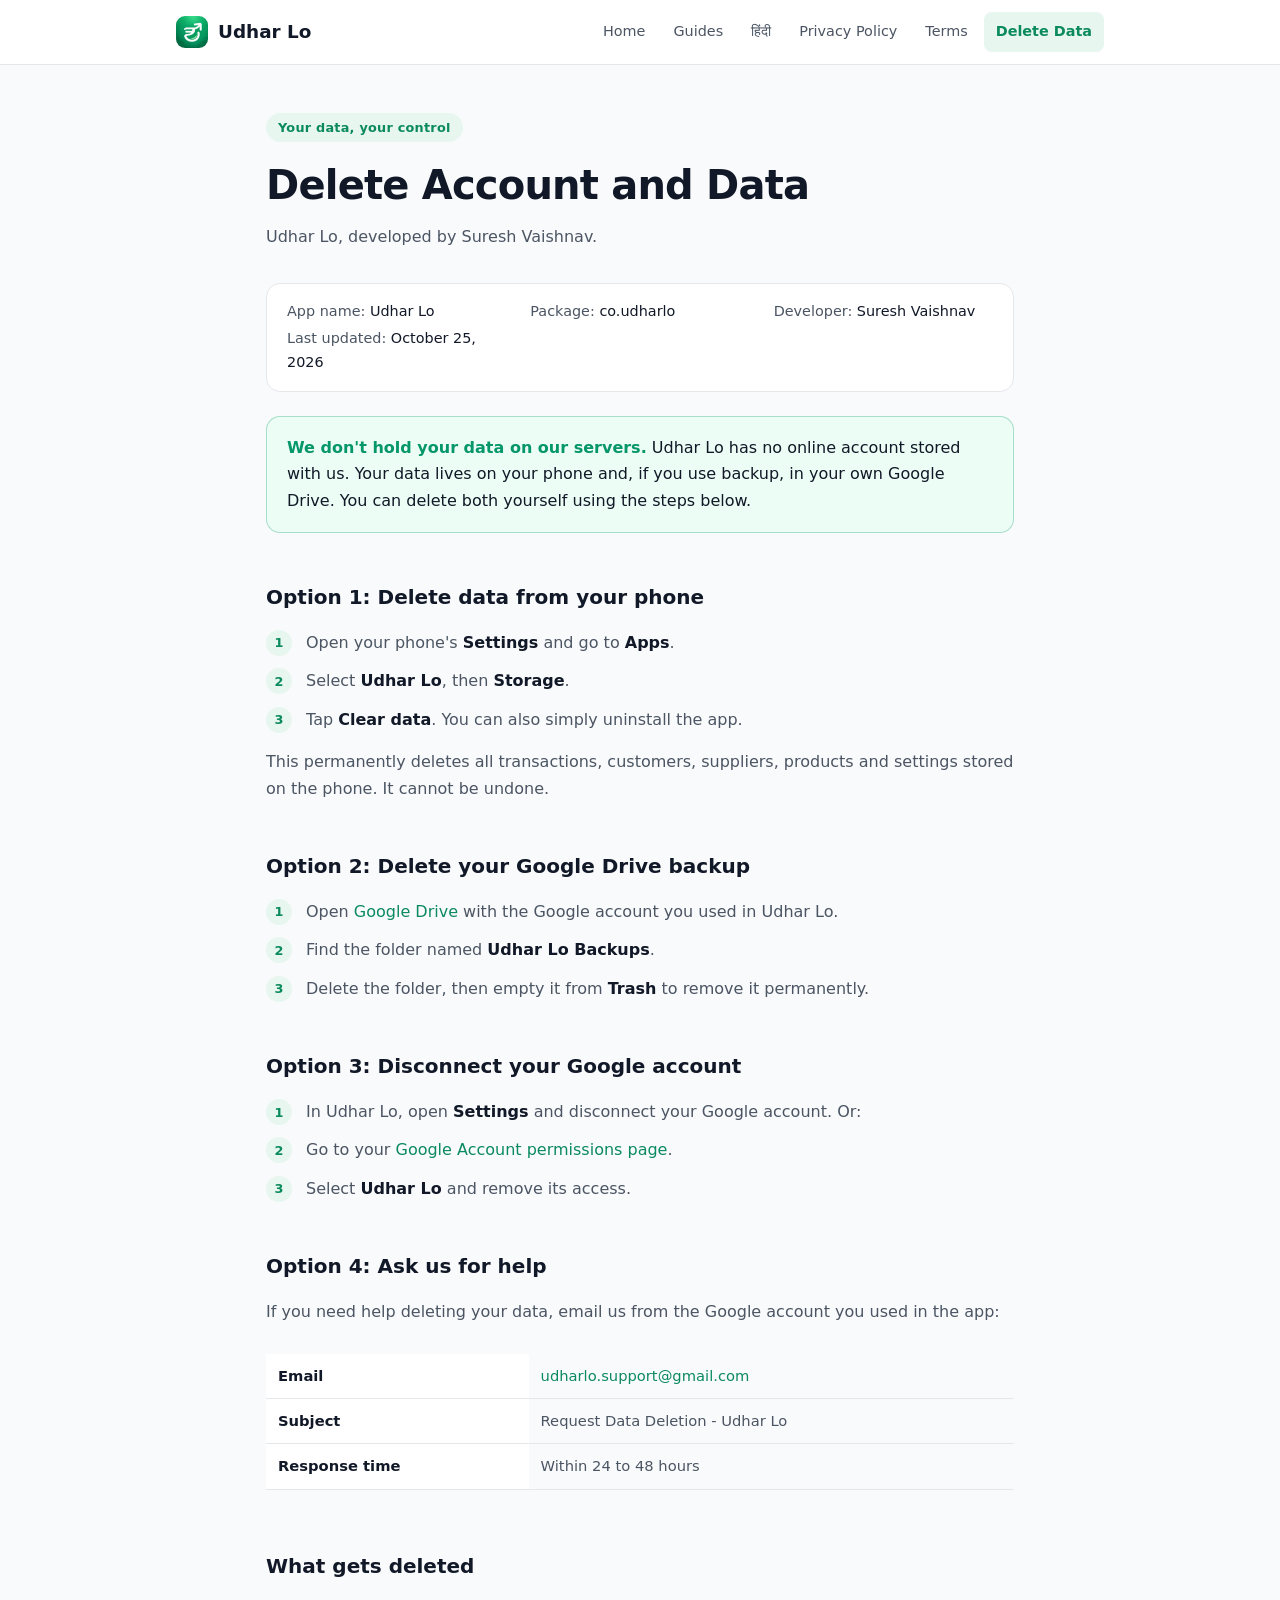
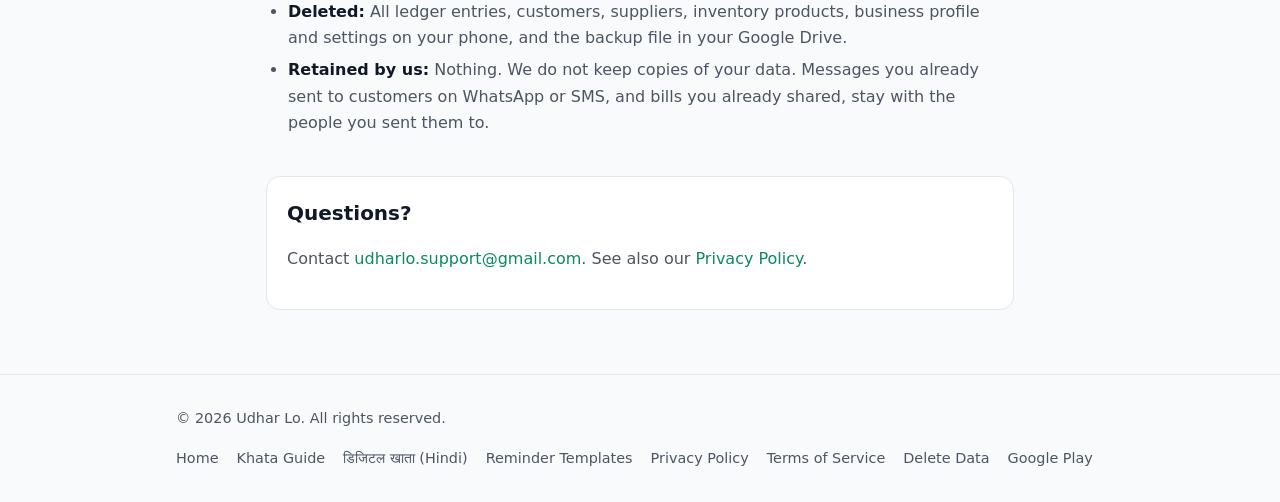
<file: delete-account.html>
<!DOCTYPE html>
<html lang="en">
<head>
  <meta charset="UTF-8">
  <meta name="viewport" content="width=device-width, initial-scale=1.0">
  <title>Delete Account and Data - Udhar Lo</title>
  <meta name="description" content="How to delete your Udhar Lo khata data from your phone and your Google Drive backup. Clear instructions and support.">
  <meta name="robots" content="index, follow">
  <link rel="canonical" href="https://udharlo.github.io/delete-account.html">
  <link rel="icon" href="img/icon.png">
  <link rel="stylesheet" href="style.css">
</head>
<body>

<header class="site-header">
  <div class="container">
    <a class="brand" href="./"><img class="brand-mark" src="img/icon-128.webp" alt="Udhar Lo Logo" width="32" height="32">Udhar Lo</a>
    <nav class="nav" aria-label="Main Navigation">
      <a href="./">Home</a>
      <a href="guides/udhar-record-kaise-rakhe.html">Guides</a>
      <a href="hi/digital-khata-book.html">हिंदी</a>
      <a href="privacy-policy.html">Privacy Policy</a>
      <a href="terms.html">Terms</a>
      <a href="delete-account.html" aria-current="page">Delete Data</a>
    </nav>
  </div>
</header>

<main class="container narrow">
  <div class="doc-head">
    <span class="eyebrow">Your data, your control</span>
    <h1>Delete Account and Data</h1>
    <p>Udhar Lo, developed by Suresh Vaishnav.</p>
  </div>

  <div class="meta">
    <div><span>App name:</span> Udhar Lo</div>
    <div><span>Package:</span> co.udharlo</div>
    <div><span>Developer:</span> Suresh Vaishnav</div>
    <div><span>Last updated:</span> October 25, 2026</div>
  </div>

  <div class="callout">
    <strong>We don't hold your data on our servers.</strong> Udhar Lo has no online account stored with us. Your data lives on your phone and, if you use backup, in your own Google Drive. You can delete both yourself using the steps below.
  </div>

  <article class="doc">
    <h2 id="phone">Option 1: Delete data from your phone</h2>
    <ol class="steps">
      <li>Open your phone's <strong>Settings</strong> and go to <strong>Apps</strong>.</li>
      <li>Select <strong>Udhar Lo</strong>, then <strong>Storage</strong>.</li>
      <li>Tap <strong>Clear data</strong>. You can also simply uninstall the app.</li>
    </ol>
    <p>This permanently deletes all transactions, customers, suppliers, products and settings stored on the phone. It cannot be undone.</p>

    <h2 id="drive">Option 2: Delete your Google Drive backup</h2>
    <ol class="steps">
      <li>Open <a href="https://drive.google.com" target="_blank" rel="noopener">Google Drive</a> with the Google account you used in Udhar Lo.</li>
      <li>Find the folder named <strong>Udhar Lo Backups</strong>.</li>
      <li>Delete the folder, then empty it from <strong>Trash</strong> to remove it permanently.</li>
    </ol>

    <h2 id="revoke">Option 3: Disconnect your Google account</h2>
    <ol class="steps">
      <li>In Udhar Lo, open <strong>Settings</strong> and disconnect your Google account. Or:</li>
      <li>Go to your <a href="https://myaccount.google.com/permissions" target="_blank" rel="noopener">Google Account permissions page</a>.</li>
      <li>Select <strong>Udhar Lo</strong> and remove its access.</li>
    </ol>

    <h2 id="request">Option 4: Ask us for help</h2>
    <p>If you need help deleting your data, email us from the Google account you used in the app:</p>
    <div class="table-wrap">
      <table>
        <tbody>
          <tr><th>Email</th><td><a href="mailto:udharlo.support@gmail.com?subject=Request%20Data%20Deletion%20-%20Udhar%20Lo">udharlo.support@gmail.com</a></td></tr>
          <tr><th>Subject</th><td>Request Data Deletion - Udhar Lo</td></tr>
          <tr><th>Response time</th><td>Within 24 to 48 hours</td></tr>
        </tbody>
      </table>
    </div>

    <h2 id="what">What gets deleted</h2>
    <ul>
      <li><strong>Deleted:</strong> All ledger entries, customers, suppliers, inventory products, business profile and settings on your phone, and the backup file in your Google Drive.</li>
      <li><strong>Retained by us:</strong> Nothing. We do not keep copies of your data. Messages you already sent to customers on WhatsApp or SMS, and bills you already shared, stay with the people you sent them to.</li>
    </ul>

    <div class="contact-box">
      <h2>Questions?</h2>
      <p>Contact <a href="mailto:udharlo.support@gmail.com?subject=Request%20Data%20Deletion%20-%20Udhar%20Lo">udharlo.support@gmail.com</a>. See also our <a href="privacy-policy.html">Privacy Policy</a>.</p>
    </div>
  </article>
</main>

<footer class="site-footer">
  <div class="container">
    <span>&copy; 2026 Udhar Lo. All rights reserved.</span>
    <nav class="footer-links" aria-label="Footer">
      <a href="./">Home</a>
      <a href="guides/udhar-record-kaise-rakhe.html">Khata Guide</a>
      <a href="hi/digital-khata-book.html">डिजिटल खाता (Hindi)</a>
      <a href="guides/payment-reminder-message.html">Reminder Templates</a>
      <a href="privacy-policy.html">Privacy Policy</a>
      <a href="terms.html">Terms of Service</a>
      <a href="delete-account.html">Delete Data</a>
      <a href="https://play.google.com/store/apps/details?id=co.udharlo">Google Play</a>
    </nav>
  </div>
</footer>

</body>
</html>
</file>
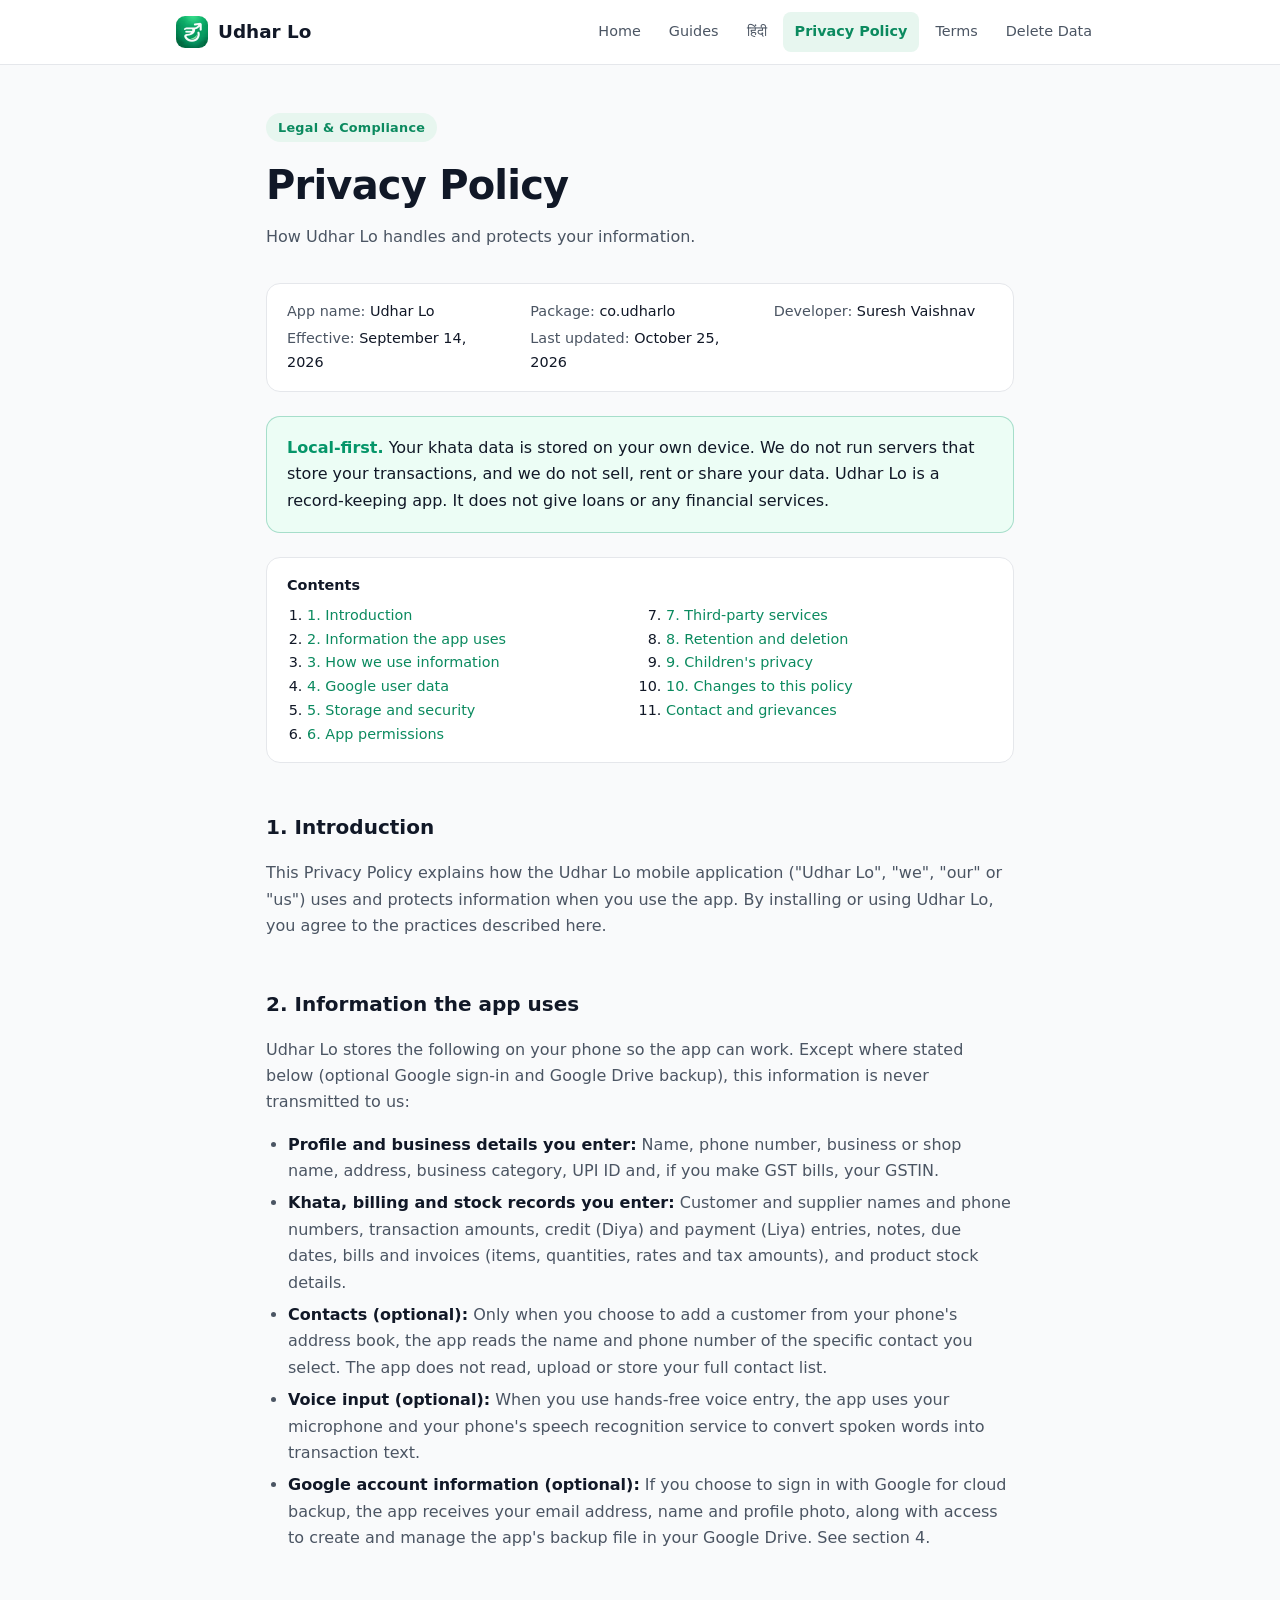
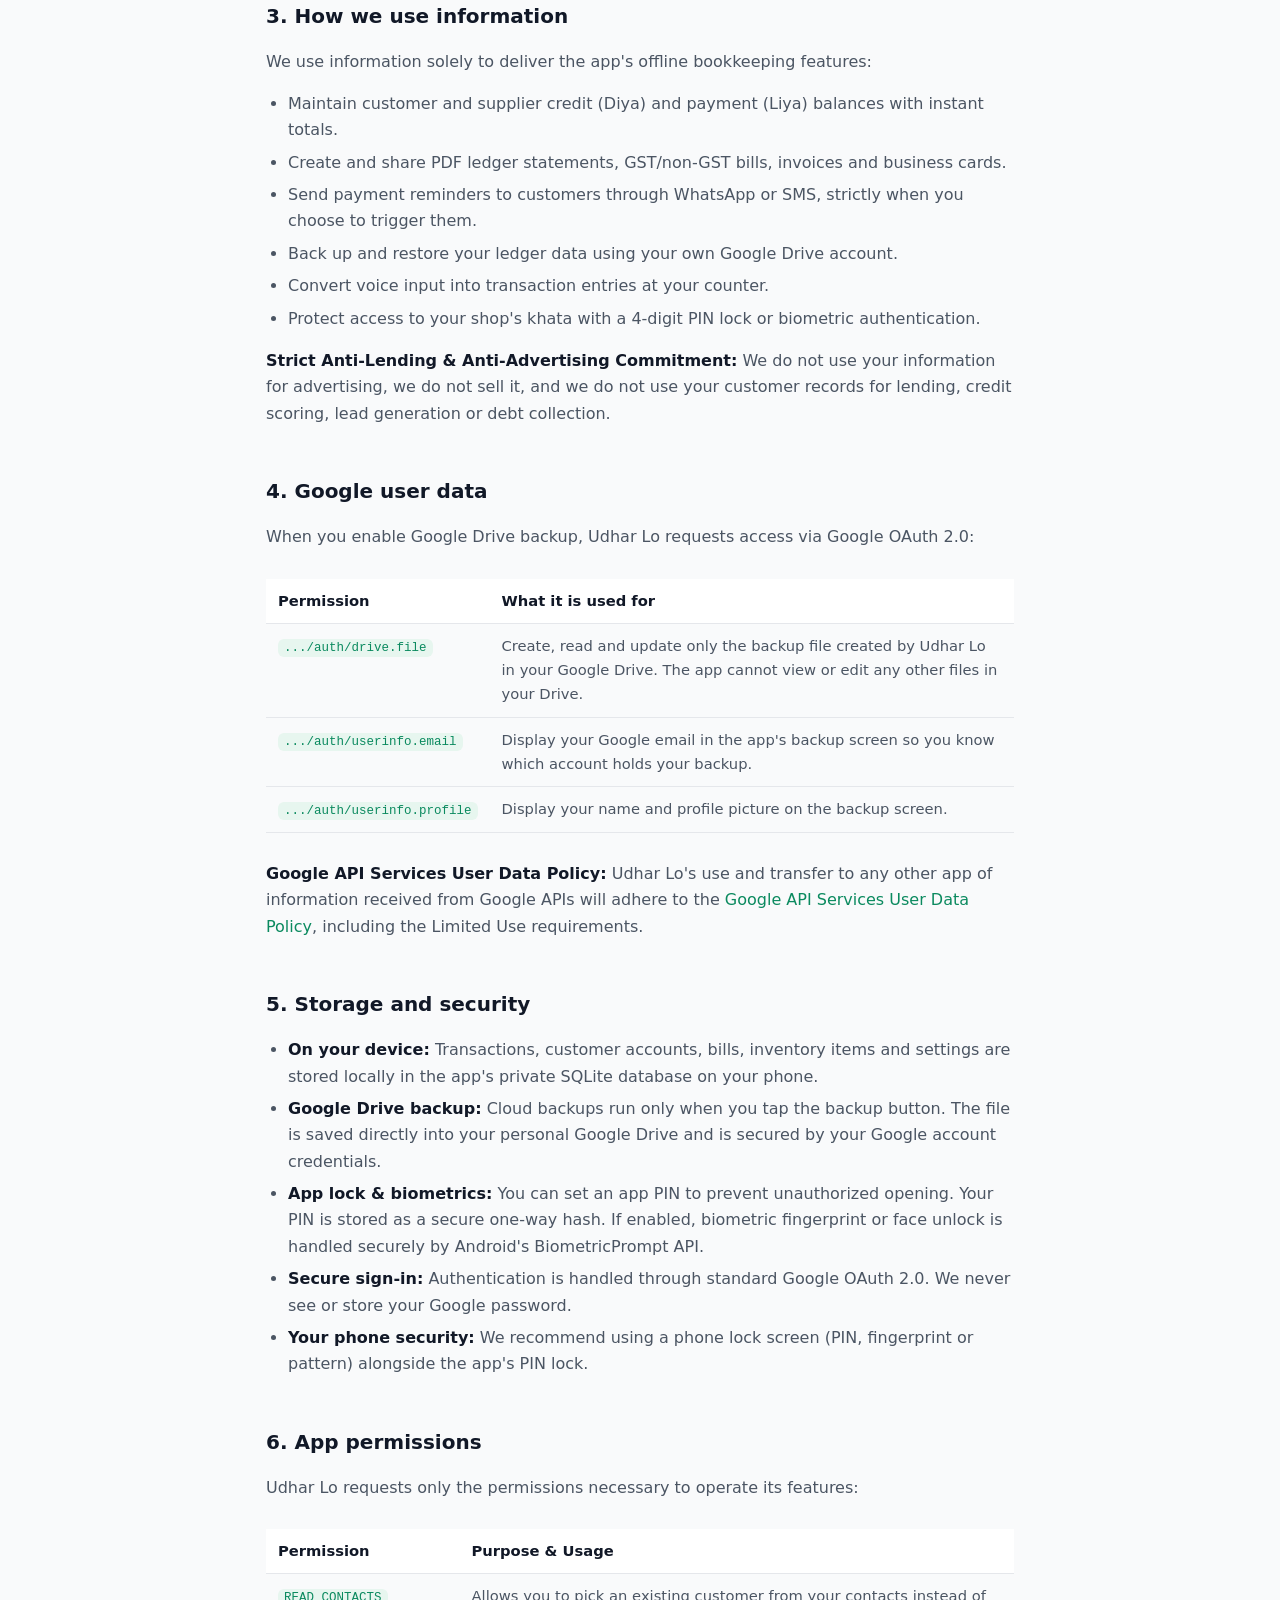
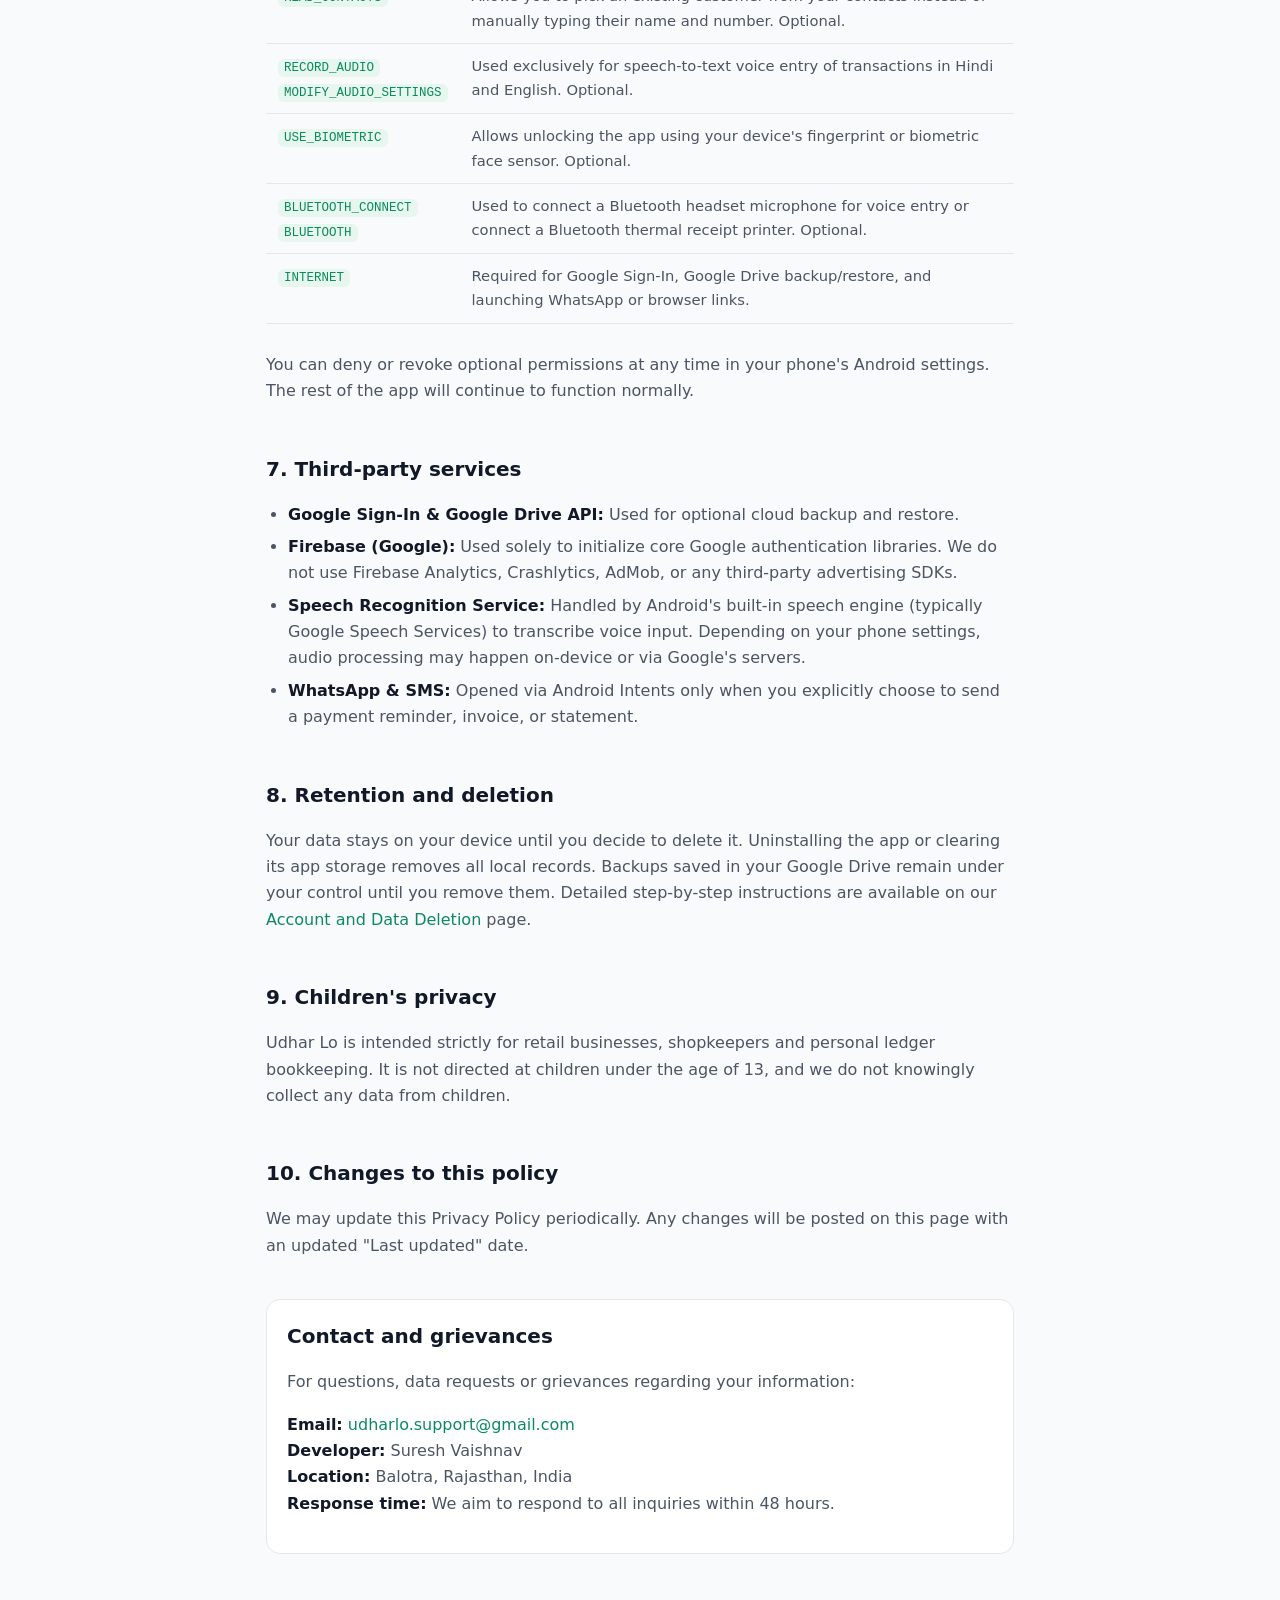
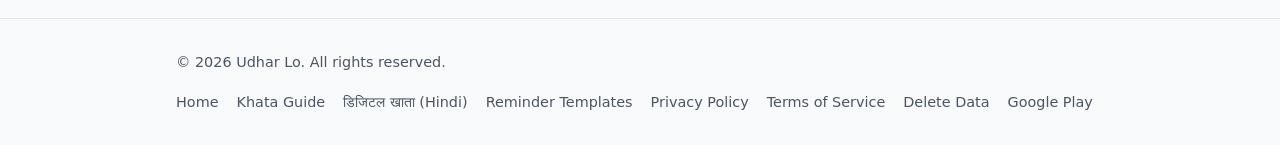
<file: privacy-policy.html>
<!DOCTYPE html>
<html lang="en">
<head>
  <meta charset="UTF-8">
  <meta name="viewport" content="width=device-width, initial-scale=1.0">
  <title>Privacy Policy - Udhar Lo</title>
  <meta name="description" content="Privacy Policy for Udhar Lo, the khata book and billing app. Your ledger stays on your phone; backup goes only to your own Google Drive. No ads, no loans.">
  <meta name="robots" content="index, follow">
  <link rel="canonical" href="https://udharlo.github.io/privacy-policy.html">
  <link rel="icon" href="img/icon.png">
  <link rel="stylesheet" href="style.css">
</head>
<body>

<header class="site-header">
  <div class="container">
    <a class="brand" href="./"><img class="brand-mark" src="img/icon-128.webp" alt="Udhar Lo Logo" width="32" height="32">Udhar Lo</a>
    <nav class="nav" aria-label="Main Navigation">
      <a href="./">Home</a>
      <a href="guides/udhar-record-kaise-rakhe.html">Guides</a>
      <a href="hi/digital-khata-book.html">हिंदी</a>
      <a href="privacy-policy.html" aria-current="page">Privacy Policy</a>
      <a href="terms.html">Terms</a>
      <a href="delete-account.html">Delete Data</a>
    </nav>
  </div>
</header>

<main class="container narrow">
  <div class="doc-head">
    <span class="eyebrow">Legal & Compliance</span>
    <h1>Privacy Policy</h1>
    <p>How Udhar Lo handles and protects your information.</p>
  </div>

  <div class="meta">
    <div><span>App name:</span> Udhar Lo</div>
    <div><span>Package:</span> co.udharlo</div>
    <div><span>Developer:</span> Suresh Vaishnav</div>
    <div><span>Effective:</span> September 14, 2026</div>
    <div><span>Last updated:</span> October 25, 2026</div>
  </div>

  <div class="callout">
    <strong>Local-first.</strong> Your khata data is stored on your own device. We do not run servers that store your transactions, and we do not sell, rent or share your data. Udhar Lo is a record-keeping app. It does not give loans or any financial services.
  </div>

  <nav class="toc" aria-label="Contents">
    <strong>Contents</strong>
    <ol>
      <li><a href="#intro">1. Introduction</a></li>
      <li><a href="#data-collected">2. Information the app uses</a></li>
      <li><a href="#data-use">3. How we use information</a></li>
      <li><a href="#google-data">4. Google user data</a></li>
      <li><a href="#storage">5. Storage and security</a></li>
      <li><a href="#permissions">6. App permissions</a></li>
      <li><a href="#third-parties">7. Third-party services</a></li>
      <li><a href="#retention">8. Retention and deletion</a></li>
      <li><a href="#children">9. Children's privacy</a></li>
      <li><a href="#changes">10. Changes to this policy</a></li>
      <li><a href="#contact">Contact and grievances</a></li>
    </ol>
  </nav>

  <article class="doc">
    <h2 id="intro">1. Introduction</h2>
    <p>This Privacy Policy explains how the Udhar Lo mobile application ("Udhar Lo", "we", "our" or "us") uses and protects information when you use the app. By installing or using Udhar Lo, you agree to the practices described here.</p>

    <h2 id="data-collected">2. Information the app uses</h2>
    <p>Udhar Lo stores the following on your phone so the app can work. Except where stated below (optional Google sign-in and Google Drive backup), this information is never transmitted to us:</p>
    <ul>
      <li><strong>Profile and business details you enter:</strong> Name, phone number, business or shop name, address, business category, UPI ID and, if you make GST bills, your GSTIN.</li>
      <li><strong>Khata, billing and stock records you enter:</strong> Customer and supplier names and phone numbers, transaction amounts, credit (Diya) and payment (Liya) entries, notes, due dates, bills and invoices (items, quantities, rates and tax amounts), and product stock details.</li>
      <li><strong>Contacts (optional):</strong> Only when you choose to add a customer from your phone's address book, the app reads the name and phone number of the specific contact you select. The app does not read, upload or store your full contact list.</li>
      <li><strong>Voice input (optional):</strong> When you use hands-free voice entry, the app uses your microphone and your phone's speech recognition service to convert spoken words into transaction text.</li>
      <li><strong>Google account information (optional):</strong> If you choose to sign in with Google for cloud backup, the app receives your email address, name and profile photo, along with access to create and manage the app's backup file in your Google Drive. See section 4.</li>
    </ul>

    <h2 id="data-use">3. How we use information</h2>
    <p>We use information solely to deliver the app's offline bookkeeping features:</p>
    <ul>
      <li>Maintain customer and supplier credit (Diya) and payment (Liya) balances with instant totals.</li>
      <li>Create and share PDF ledger statements, GST/non-GST bills, invoices and business cards.</li>
      <li>Send payment reminders to customers through WhatsApp or SMS, strictly when you choose to trigger them.</li>
      <li>Back up and restore your ledger data using your own Google Drive account.</li>
      <li>Convert voice input into transaction entries at your counter.</li>
      <li>Protect access to your shop's khata with a 4-digit PIN lock or biometric authentication.</li>
    </ul>
    <p><strong>Strict Anti-Lending & Anti-Advertising Commitment:</strong> We do not use your information for advertising, we do not sell it, and we do not use your customer records for lending, credit scoring, lead generation or debt collection.</p>

    <h2 id="google-data">4. Google user data</h2>
    <p>When you enable Google Drive backup, Udhar Lo requests access via Google OAuth 2.0:</p>
    <div class="table-wrap">
      <table>
        <thead>
          <tr>
            <th>Permission</th>
            <th>What it is used for</th>
          </tr>
        </thead>
        <tbody>
          <tr>
            <td><code>.../auth/drive.file</code></td>
            <td>Create, read and update only the backup file created by Udhar Lo in your Google Drive. The app cannot view or edit any other files in your Drive.</td>
          </tr>
          <tr>
            <td><code>.../auth/userinfo.email</code></td>
            <td>Display your Google email in the app's backup screen so you know which account holds your backup.</td>
          </tr>
          <tr>
            <td><code>.../auth/userinfo.profile</code></td>
            <td>Display your name and profile picture on the backup screen.</td>
          </tr>
        </tbody>
      </table>
    </div>
    <p><strong>Google API Services User Data Policy:</strong> Udhar Lo's use and transfer to any other app of information received from Google APIs will adhere to the <a href="https://developers.google.com/terms/api-services-user-data-policy" target="_blank" rel="noopener">Google API Services User Data Policy</a>, including the Limited Use requirements.</p>

    <h2 id="storage">5. Storage and security</h2>
    <ul>
      <li><strong>On your device:</strong> Transactions, customer accounts, bills, inventory items and settings are stored locally in the app's private SQLite database on your phone.</li>
      <li><strong>Google Drive backup:</strong> Cloud backups run only when you tap the backup button. The file is saved directly into your personal Google Drive and is secured by your Google account credentials.</li>
      <li><strong>App lock & biometrics:</strong> You can set an app PIN to prevent unauthorized opening. Your PIN is stored as a secure one-way hash. If enabled, biometric fingerprint or face unlock is handled securely by Android's BiometricPrompt API.</li>
      <li><strong>Secure sign-in:</strong> Authentication is handled through standard Google OAuth 2.0. We never see or store your Google password.</li>
      <li><strong>Your phone security:</strong> We recommend using a phone lock screen (PIN, fingerprint or pattern) alongside the app's PIN lock.</li>
    </ul>

    <h2 id="permissions">6. App permissions</h2>
    <p>Udhar Lo requests only the permissions necessary to operate its features:</p>
    <div class="table-wrap">
      <table>
        <thead>
          <tr>
            <th>Permission</th>
            <th>Purpose & Usage</th>
          </tr>
        </thead>
        <tbody>
          <tr>
            <td><code>READ_CONTACTS</code></td>
            <td>Allows you to pick an existing customer from your contacts instead of manually typing their name and number. Optional.</td>
          </tr>
          <tr>
            <td><code>RECORD_AUDIO</code><br><code>MODIFY_AUDIO_SETTINGS</code></td>
            <td>Used exclusively for speech-to-text voice entry of transactions in Hindi and English. Optional.</td>
          </tr>
          <tr>
            <td><code>USE_BIOMETRIC</code></td>
            <td>Allows unlocking the app using your device's fingerprint or biometric face sensor. Optional.</td>
          </tr>
          <tr>
            <td><code>BLUETOOTH_CONNECT</code><br><code>BLUETOOTH</code></td>
            <td>Used to connect a Bluetooth headset microphone for voice entry or connect a Bluetooth thermal receipt printer. Optional.</td>
          </tr>
          <tr>
            <td><code>INTERNET</code></td>
            <td>Required for Google Sign-In, Google Drive backup/restore, and launching WhatsApp or browser links.</td>
          </tr>
        </tbody>
      </table>
    </div>
    <p>You can deny or revoke optional permissions at any time in your phone's Android settings. The rest of the app will continue to function normally.</p>

    <h2 id="third-parties">7. Third-party services</h2>
    <ul>
      <li><strong>Google Sign-In & Google Drive API:</strong> Used for optional cloud backup and restore.</li>
      <li><strong>Firebase (Google):</strong> Used solely to initialize core Google authentication libraries. We do not use Firebase Analytics, Crashlytics, AdMob, or any third-party advertising SDKs.</li>
      <li><strong>Speech Recognition Service:</strong> Handled by Android's built-in speech engine (typically Google Speech Services) to transcribe voice input. Depending on your phone settings, audio processing may happen on-device or via Google's servers.</li>
      <li><strong>WhatsApp & SMS:</strong> Opened via Android Intents only when you explicitly choose to send a payment reminder, invoice, or statement.</li>
    </ul>

    <h2 id="retention">8. Retention and deletion</h2>
    <p>Your data stays on your device until you decide to delete it. Uninstalling the app or clearing its app storage removes all local records. Backups saved in your Google Drive remain under your control until you remove them. Detailed step-by-step instructions are available on our <a href="delete-account.html">Account and Data Deletion</a> page.</p>

    <h2 id="children">9. Children's privacy</h2>
    <p>Udhar Lo is intended strictly for retail businesses, shopkeepers and personal ledger bookkeeping. It is not directed at children under the age of 13, and we do not knowingly collect any data from children.</p>

    <h2 id="changes">10. Changes to this policy</h2>
    <p>We may update this Privacy Policy periodically. Any changes will be posted on this page with an updated "Last updated" date.</p>

    <div class="contact-box" id="contact">
      <h2>Contact and grievances</h2>
      <p>For questions, data requests or grievances regarding your information:</p>
      <p><strong>Email:</strong> <a href="mailto:udharlo.support@gmail.com">udharlo.support@gmail.com</a><br>
      <strong>Developer:</strong> Suresh Vaishnav<br>
      <strong>Location:</strong> Balotra, Rajasthan, India<br>
      <strong>Response time:</strong> We aim to respond to all inquiries within 48 hours.</p>
    </div>
  </article>
</main>

<footer class="site-footer">
  <div class="container">
    <span>&copy; 2026 Udhar Lo. All rights reserved.</span>
    <nav class="footer-links" aria-label="Footer">
      <a href="./">Home</a>
      <a href="guides/udhar-record-kaise-rakhe.html">Khata Guide</a>
      <a href="hi/digital-khata-book.html">डिजिटल खाता (Hindi)</a>
      <a href="guides/payment-reminder-message.html">Reminder Templates</a>
      <a href="privacy-policy.html">Privacy Policy</a>
      <a href="terms.html">Terms of Service</a>
      <a href="delete-account.html">Delete Data</a>
      <a href="https://play.google.com/store/apps/details?id=co.udharlo">Google Play</a>
    </nav>
  </div>
</footer>

</body>
</html>
</file>
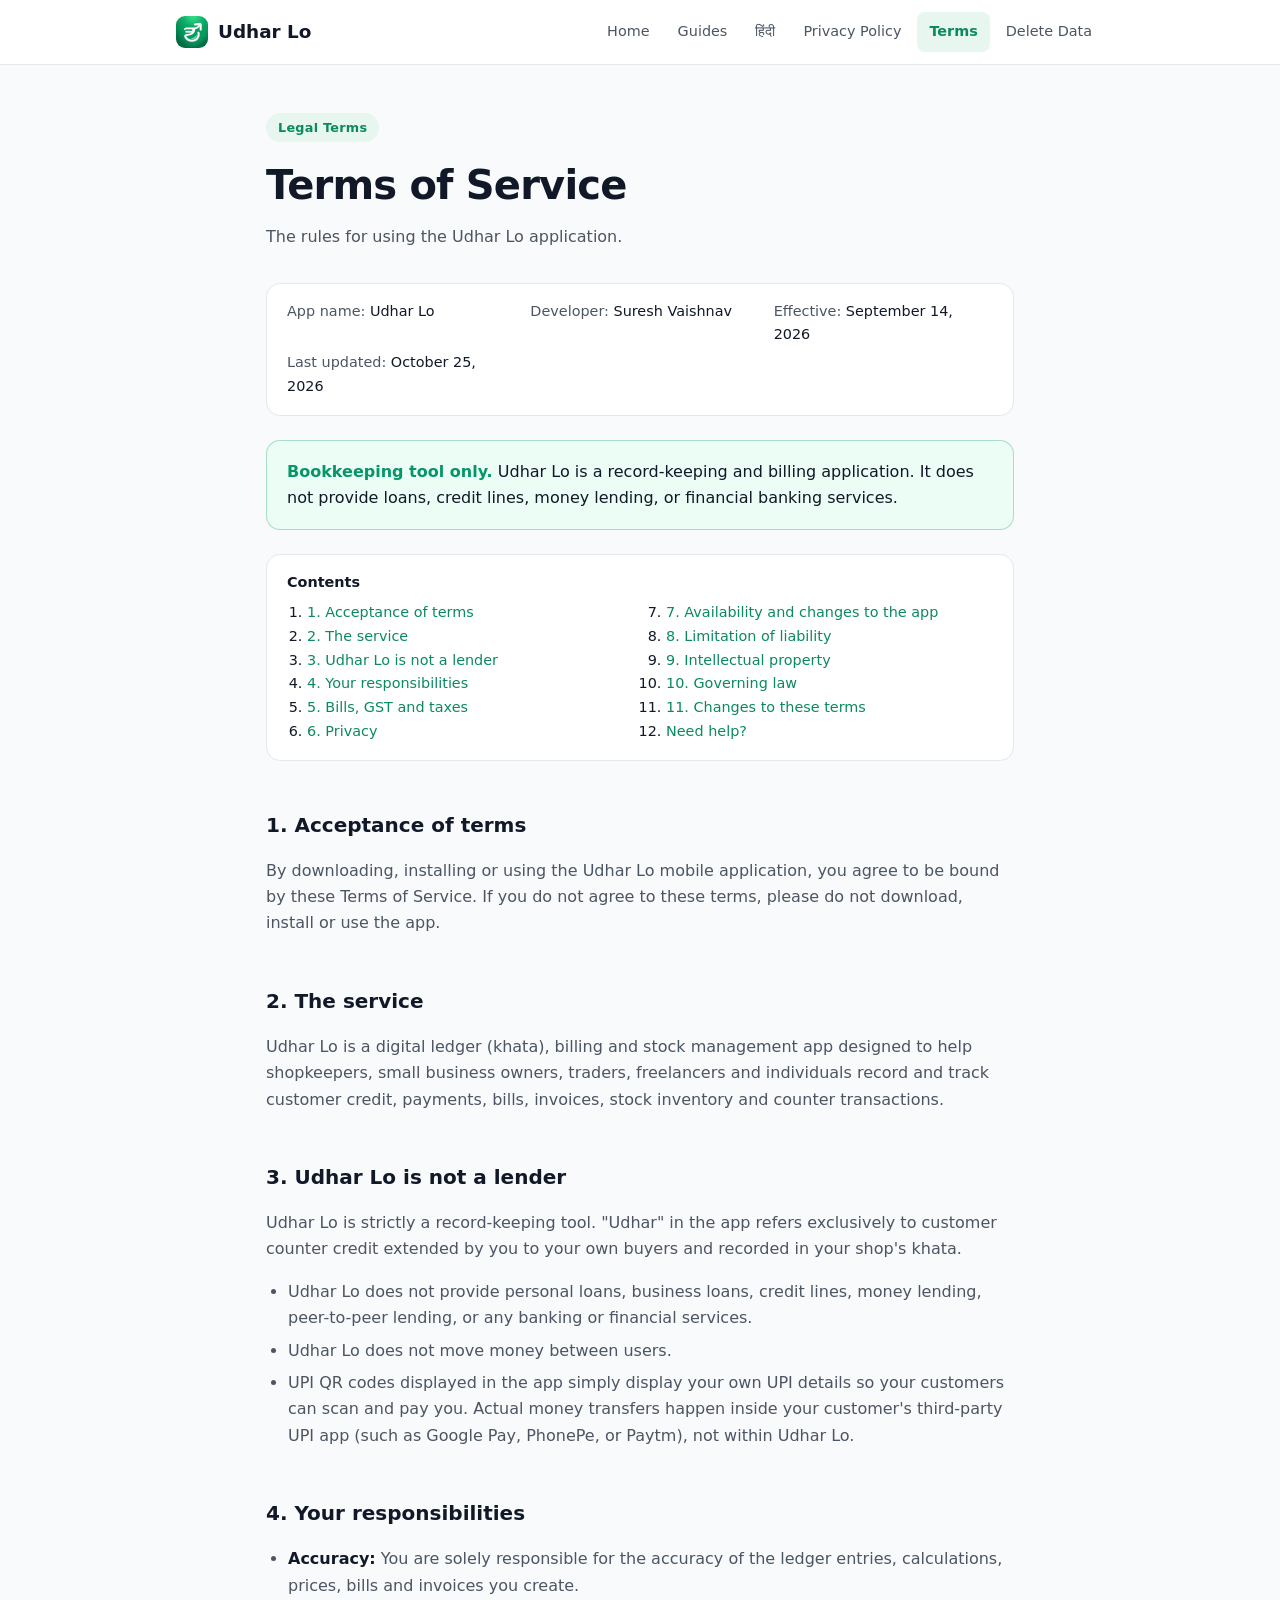
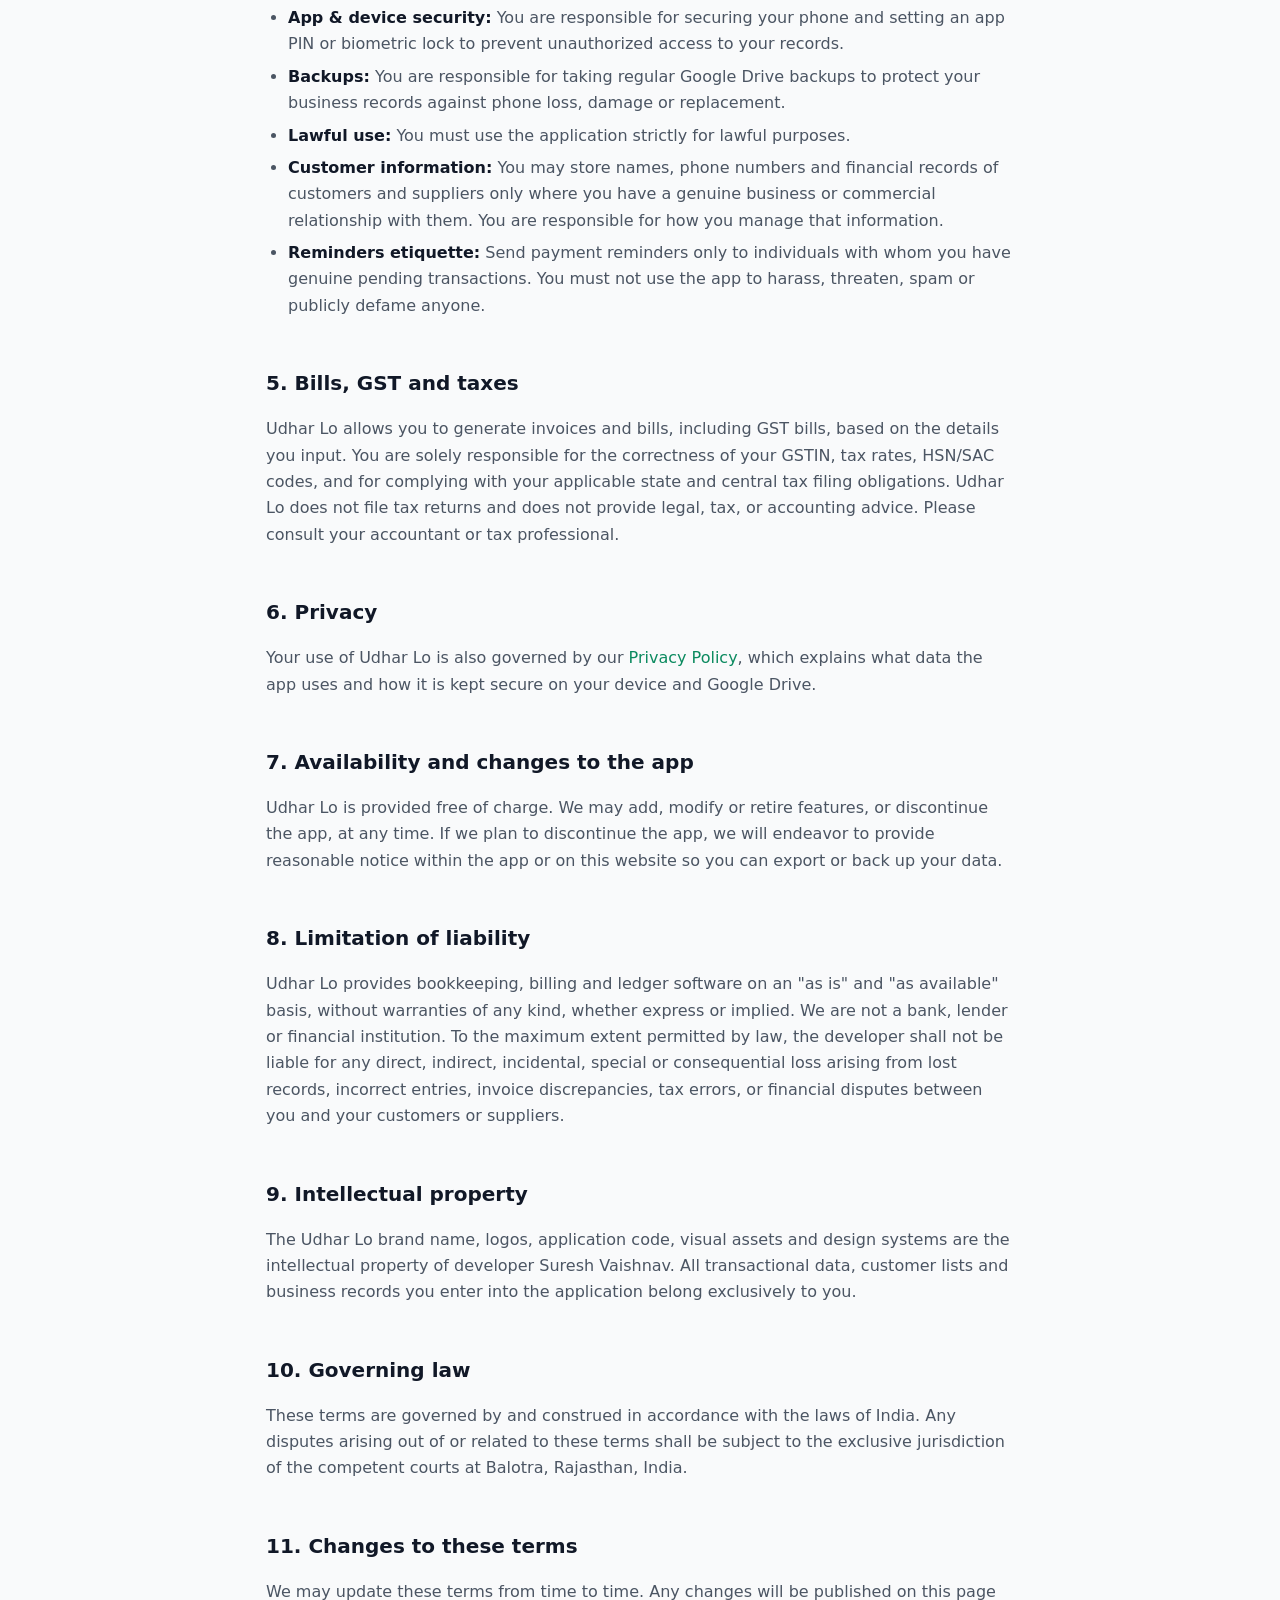
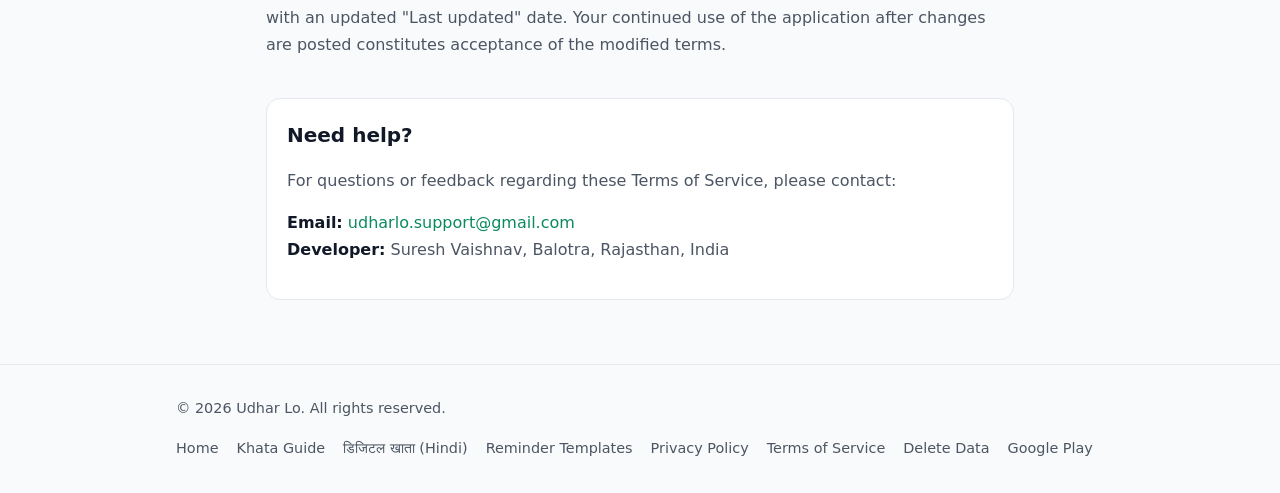
<file: terms.html>
<!DOCTYPE html>
<html lang="en">
<head>
  <meta charset="UTF-8">
  <meta name="viewport" content="width=device-width, initial-scale=1.0">
  <title>Terms of Service - Udhar Lo</title>
  <meta name="description" content="Terms of Service for Udhar Lo, the digital khata book and billing app for shopkeepers. Udhar Lo is a record-keeping app and does not provide loans.">
  <meta name="robots" content="index, follow">
  <link rel="canonical" href="https://udharlo.github.io/terms.html">
  <link rel="icon" href="img/icon.png">
  <link rel="stylesheet" href="style.css">
</head>
<body>

<header class="site-header">
  <div class="container">
    <a class="brand" href="./"><img class="brand-mark" src="img/icon-128.webp" alt="Udhar Lo Logo" width="32" height="32">Udhar Lo</a>
    <nav class="nav" aria-label="Main Navigation">
      <a href="./">Home</a>
      <a href="guides/udhar-record-kaise-rakhe.html">Guides</a>
      <a href="hi/digital-khata-book.html">हिंदी</a>
      <a href="privacy-policy.html">Privacy Policy</a>
      <a href="terms.html" aria-current="page">Terms</a>
      <a href="delete-account.html">Delete Data</a>
    </nav>
  </div>
</header>

<main class="container narrow">
  <div class="doc-head">
    <span class="eyebrow">Legal Terms</span>
    <h1>Terms of Service</h1>
    <p>The rules for using the Udhar Lo application.</p>
  </div>

  <div class="meta">
    <div><span>App name:</span> Udhar Lo</div>
    <div><span>Developer:</span> Suresh Vaishnav</div>
    <div><span>Effective:</span> September 14, 2026</div>
    <div><span>Last updated:</span> October 25, 2026</div>
  </div>

  <div class="callout">
    <strong>Bookkeeping tool only.</strong> Udhar Lo is a record-keeping and billing application. It does not provide loans, credit lines, money lending, or financial banking services.
  </div>

  <nav class="toc" aria-label="Contents">
    <strong>Contents</strong>
    <ol>
      <li><a href="#acceptance">1. Acceptance of terms</a></li>
      <li><a href="#service">2. The service</a></li>
      <li><a href="#not-a-lender">3. Udhar Lo is not a lender</a></li>
      <li><a href="#responsibilities">4. Your responsibilities</a></li>
      <li><a href="#taxes">5. Bills, GST and taxes</a></li>
      <li><a href="#privacy">6. Privacy</a></li>
      <li><a href="#availability">7. Availability and changes to the app</a></li>
      <li><a href="#liability">8. Limitation of liability</a></li>
      <li><a href="#ip">9. Intellectual property</a></li>
      <li><a href="#governing-law">10. Governing law</a></li>
      <li><a href="#changes">11. Changes to these terms</a></li>
      <li><a href="#contact">Need help?</a></li>
    </ol>
  </nav>

  <article class="doc">
    <h2 id="acceptance">1. Acceptance of terms</h2>
    <p>By downloading, installing or using the Udhar Lo mobile application, you agree to be bound by these Terms of Service. If you do not agree to these terms, please do not download, install or use the app.</p>

    <h2 id="service">2. The service</h2>
    <p>Udhar Lo is a digital ledger (khata), billing and stock management app designed to help shopkeepers, small business owners, traders, freelancers and individuals record and track customer credit, payments, bills, invoices, stock inventory and counter transactions.</p>

    <h2 id="not-a-lender">3. Udhar Lo is not a lender</h2>
    <p>Udhar Lo is strictly a record-keeping tool. "Udhar" in the app refers exclusively to customer counter credit extended by you to your own buyers and recorded in your shop's khata.</p>
    <ul>
      <li>Udhar Lo does not provide personal loans, business loans, credit lines, money lending, peer-to-peer lending, or any banking or financial services.</li>
      <li>Udhar Lo does not move money between users.</li>
      <li>UPI QR codes displayed in the app simply display your own UPI details so your customers can scan and pay you. Actual money transfers happen inside your customer's third-party UPI app (such as Google Pay, PhonePe, or Paytm), not within Udhar Lo.</li>
    </ul>

    <h2 id="responsibilities">4. Your responsibilities</h2>
    <ul>
      <li><strong>Accuracy:</strong> You are solely responsible for the accuracy of the ledger entries, calculations, prices, bills and invoices you create.</li>
      <li><strong>App & device security:</strong> You are responsible for securing your phone and setting an app PIN or biometric lock to prevent unauthorized access to your records.</li>
      <li><strong>Backups:</strong> You are responsible for taking regular Google Drive backups to protect your business records against phone loss, damage or replacement.</li>
      <li><strong>Lawful use:</strong> You must use the application strictly for lawful purposes.</li>
      <li><strong>Customer information:</strong> You may store names, phone numbers and financial records of customers and suppliers only where you have a genuine business or commercial relationship with them. You are responsible for how you manage that information.</li>
      <li><strong>Reminders etiquette:</strong> Send payment reminders only to individuals with whom you have genuine pending transactions. You must not use the app to harass, threaten, spam or publicly defame anyone.</li>
    </ul>

    <h2 id="taxes">5. Bills, GST and taxes</h2>
    <p>Udhar Lo allows you to generate invoices and bills, including GST bills, based on the details you input. You are solely responsible for the correctness of your GSTIN, tax rates, HSN/SAC codes, and for complying with your applicable state and central tax filing obligations. Udhar Lo does not file tax returns and does not provide legal, tax, or accounting advice. Please consult your accountant or tax professional.</p>

    <h2 id="privacy">6. Privacy</h2>
    <p>Your use of Udhar Lo is also governed by our <a href="privacy-policy.html">Privacy Policy</a>, which explains what data the app uses and how it is kept secure on your device and Google Drive.</p>

    <h2 id="availability">7. Availability and changes to the app</h2>
    <p>Udhar Lo is provided free of charge. We may add, modify or retire features, or discontinue the app, at any time. If we plan to discontinue the app, we will endeavor to provide reasonable notice within the app or on this website so you can export or back up your data.</p>

    <h2 id="liability">8. Limitation of liability</h2>
    <p>Udhar Lo provides bookkeeping, billing and ledger software on an "as is" and "as available" basis, without warranties of any kind, whether express or implied. We are not a bank, lender or financial institution. To the maximum extent permitted by law, the developer shall not be liable for any direct, indirect, incidental, special or consequential loss arising from lost records, incorrect entries, invoice discrepancies, tax errors, or financial disputes between you and your customers or suppliers.</p>

    <h2 id="ip">9. Intellectual property</h2>
    <p>The Udhar Lo brand name, logos, application code, visual assets and design systems are the intellectual property of developer Suresh Vaishnav. All transactional data, customer lists and business records you enter into the application belong exclusively to you.</p>

    <h2 id="governing-law">10. Governing law</h2>
    <p>These terms are governed by and construed in accordance with the laws of India. Any disputes arising out of or related to these terms shall be subject to the exclusive jurisdiction of the competent courts at Balotra, Rajasthan, India.</p>

    <h2 id="changes">11. Changes to these terms</h2>
    <p>We may update these terms from time to time. Any changes will be published on this page with an updated "Last updated" date. Your continued use of the application after changes are posted constitutes acceptance of the modified terms.</p>

    <div class="contact-box" id="contact">
      <h2>Need help?</h2>
      <p>For questions or feedback regarding these Terms of Service, please contact:</p>
      <p><strong>Email:</strong> <a href="mailto:udharlo.support@gmail.com">udharlo.support@gmail.com</a><br>
      <strong>Developer:</strong> Suresh Vaishnav, Balotra, Rajasthan, India</p>
    </div>
  </article>
</main>

<footer class="site-footer">
  <div class="container">
    <span>&copy; 2026 Udhar Lo. All rights reserved.</span>
    <nav class="footer-links" aria-label="Footer">
      <a href="./">Home</a>
      <a href="guides/udhar-record-kaise-rakhe.html">Khata Guide</a>
      <a href="hi/digital-khata-book.html">डिजिटल खाता (Hindi)</a>
      <a href="guides/payment-reminder-message.html">Reminder Templates</a>
      <a href="privacy-policy.html">Privacy Policy</a>
      <a href="terms.html">Terms of Service</a>
      <a href="delete-account.html">Delete Data</a>
      <a href="https://play.google.com/store/apps/details?id=co.udharlo">Google Play</a>
    </nav>
  </div>
</footer>

</body>
</html>
</file>
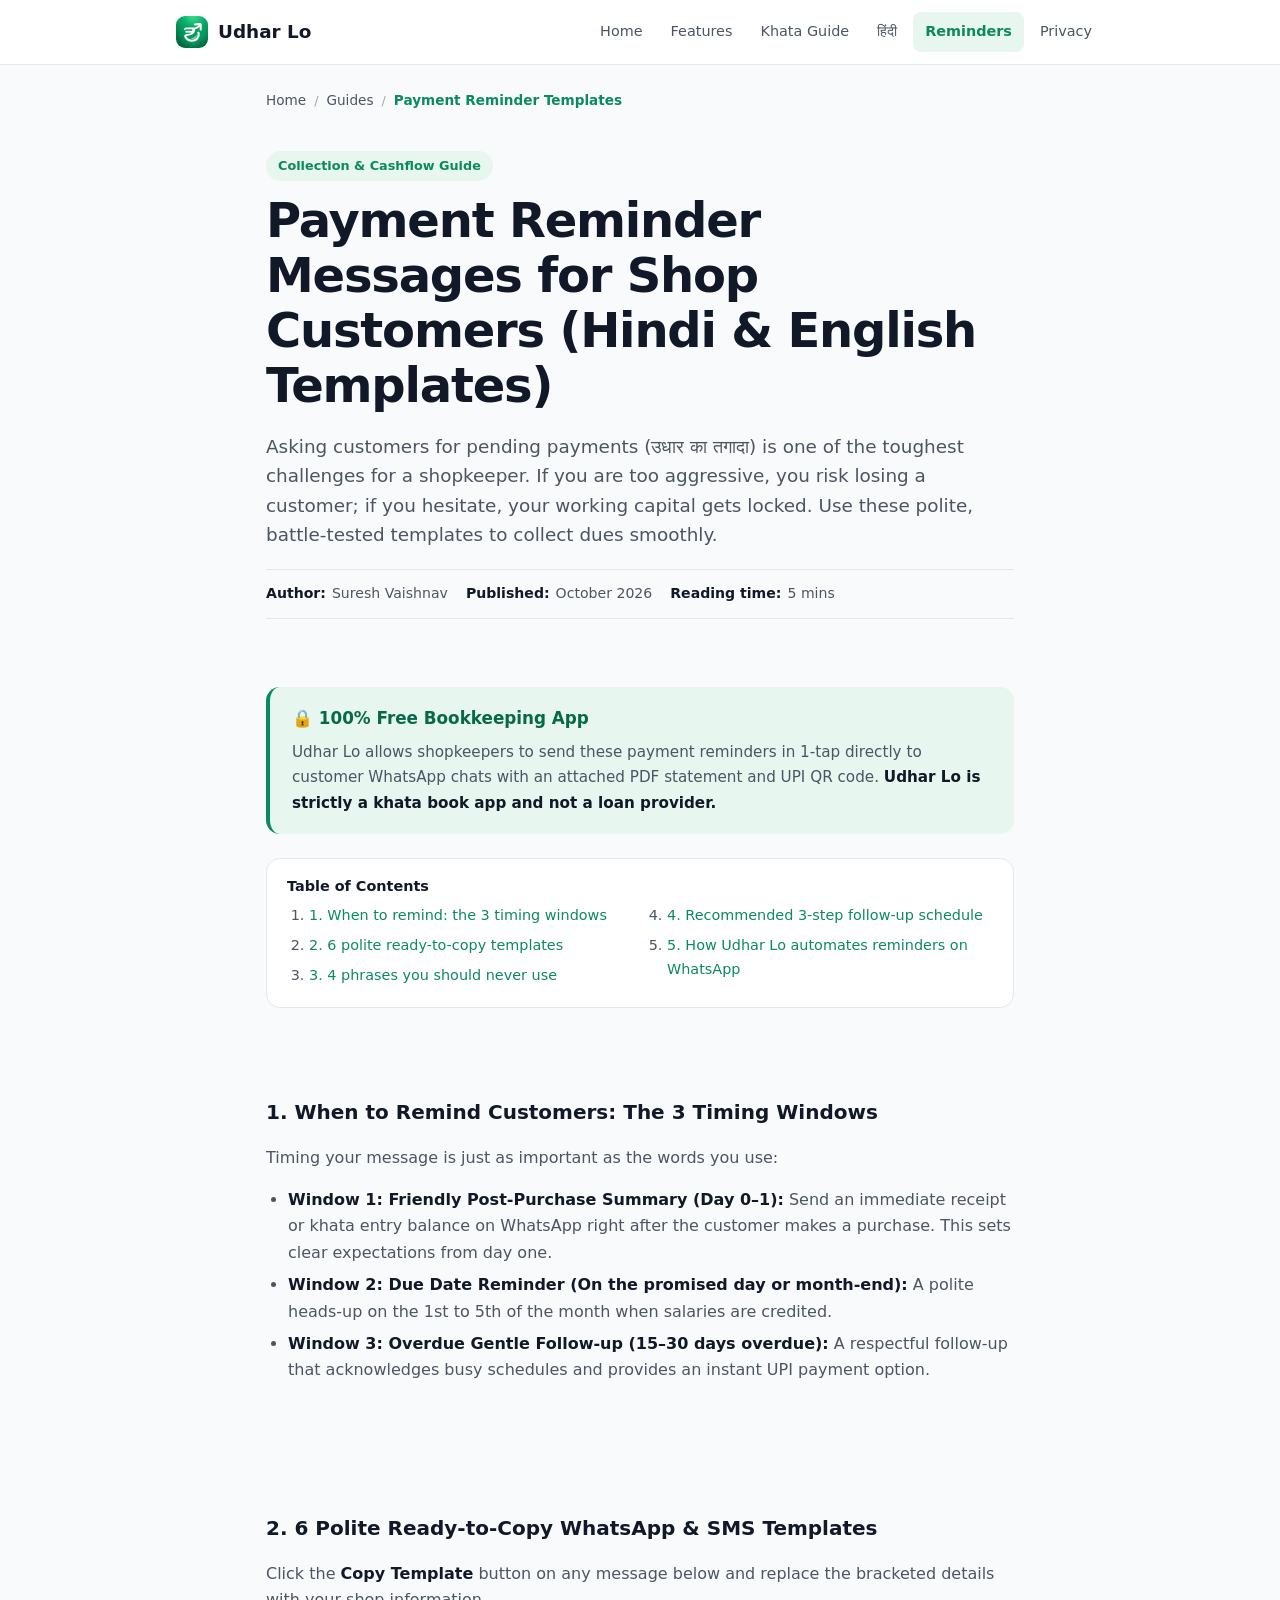
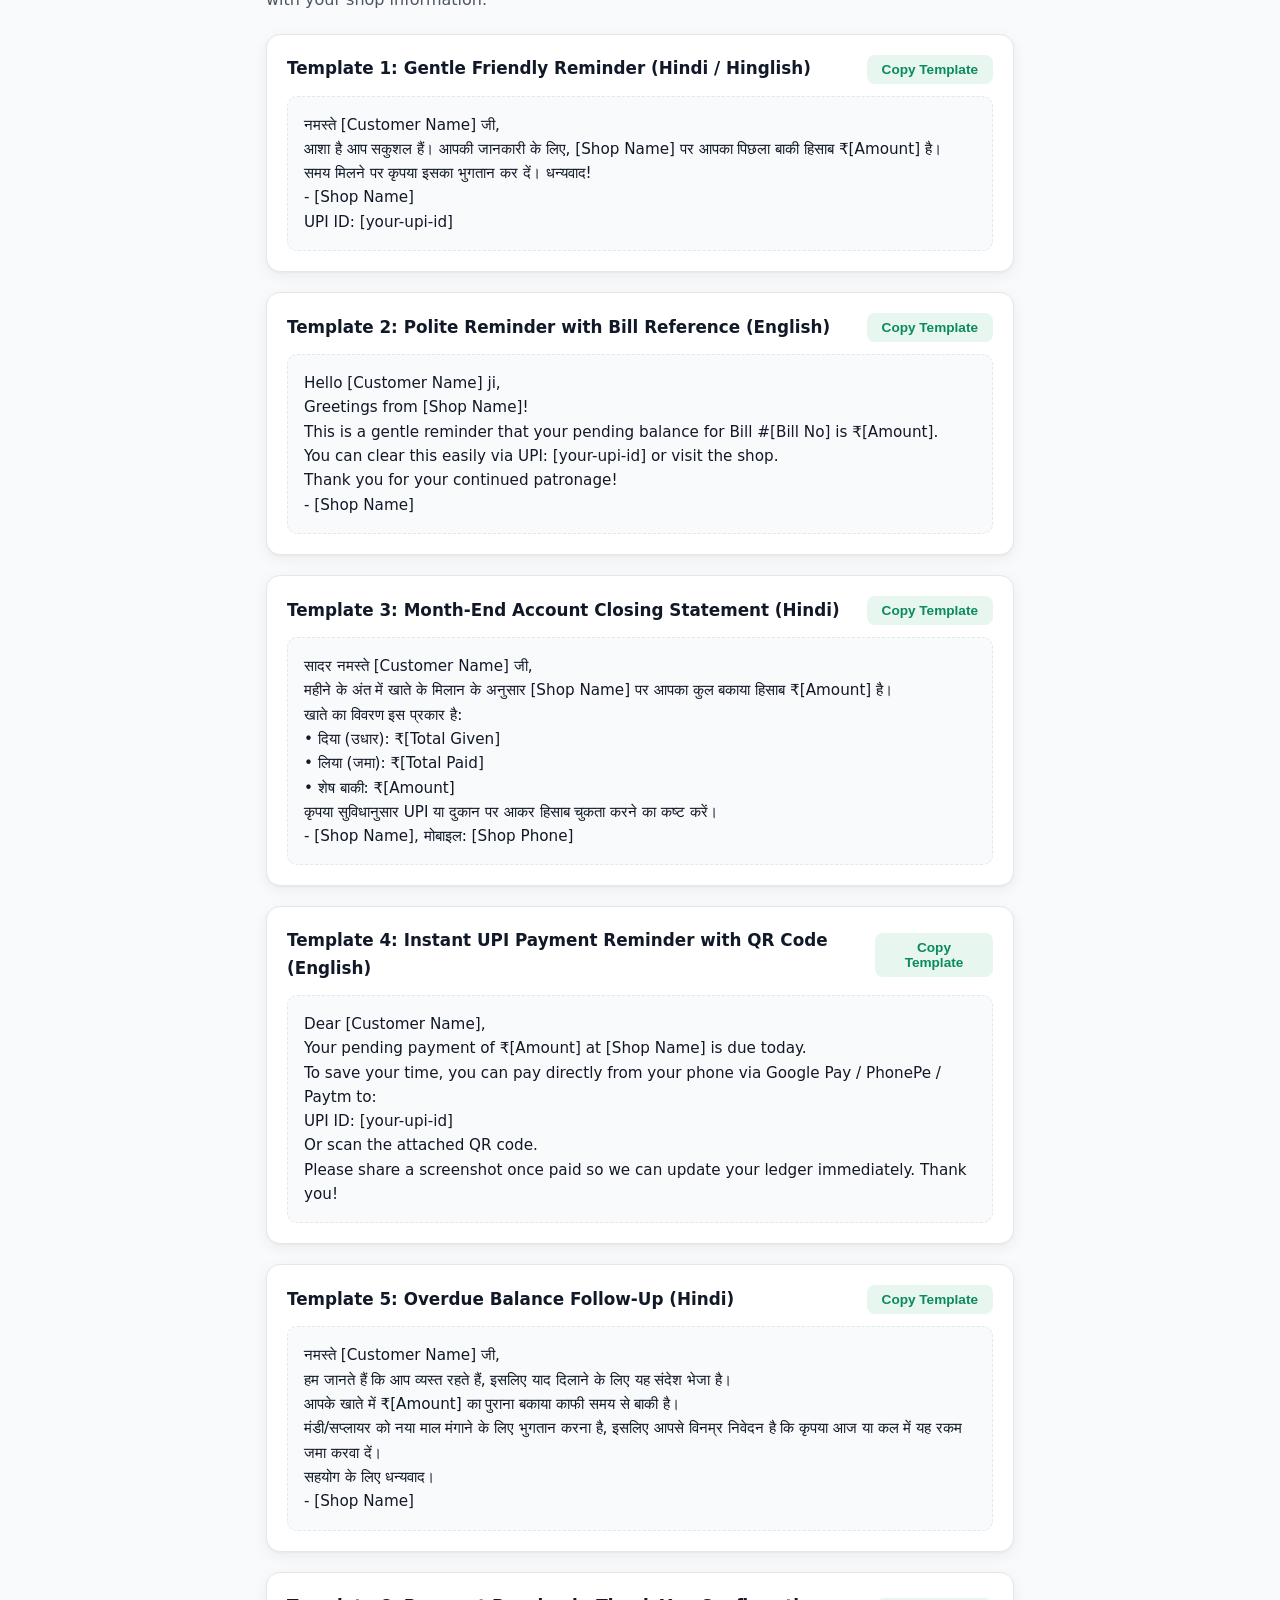
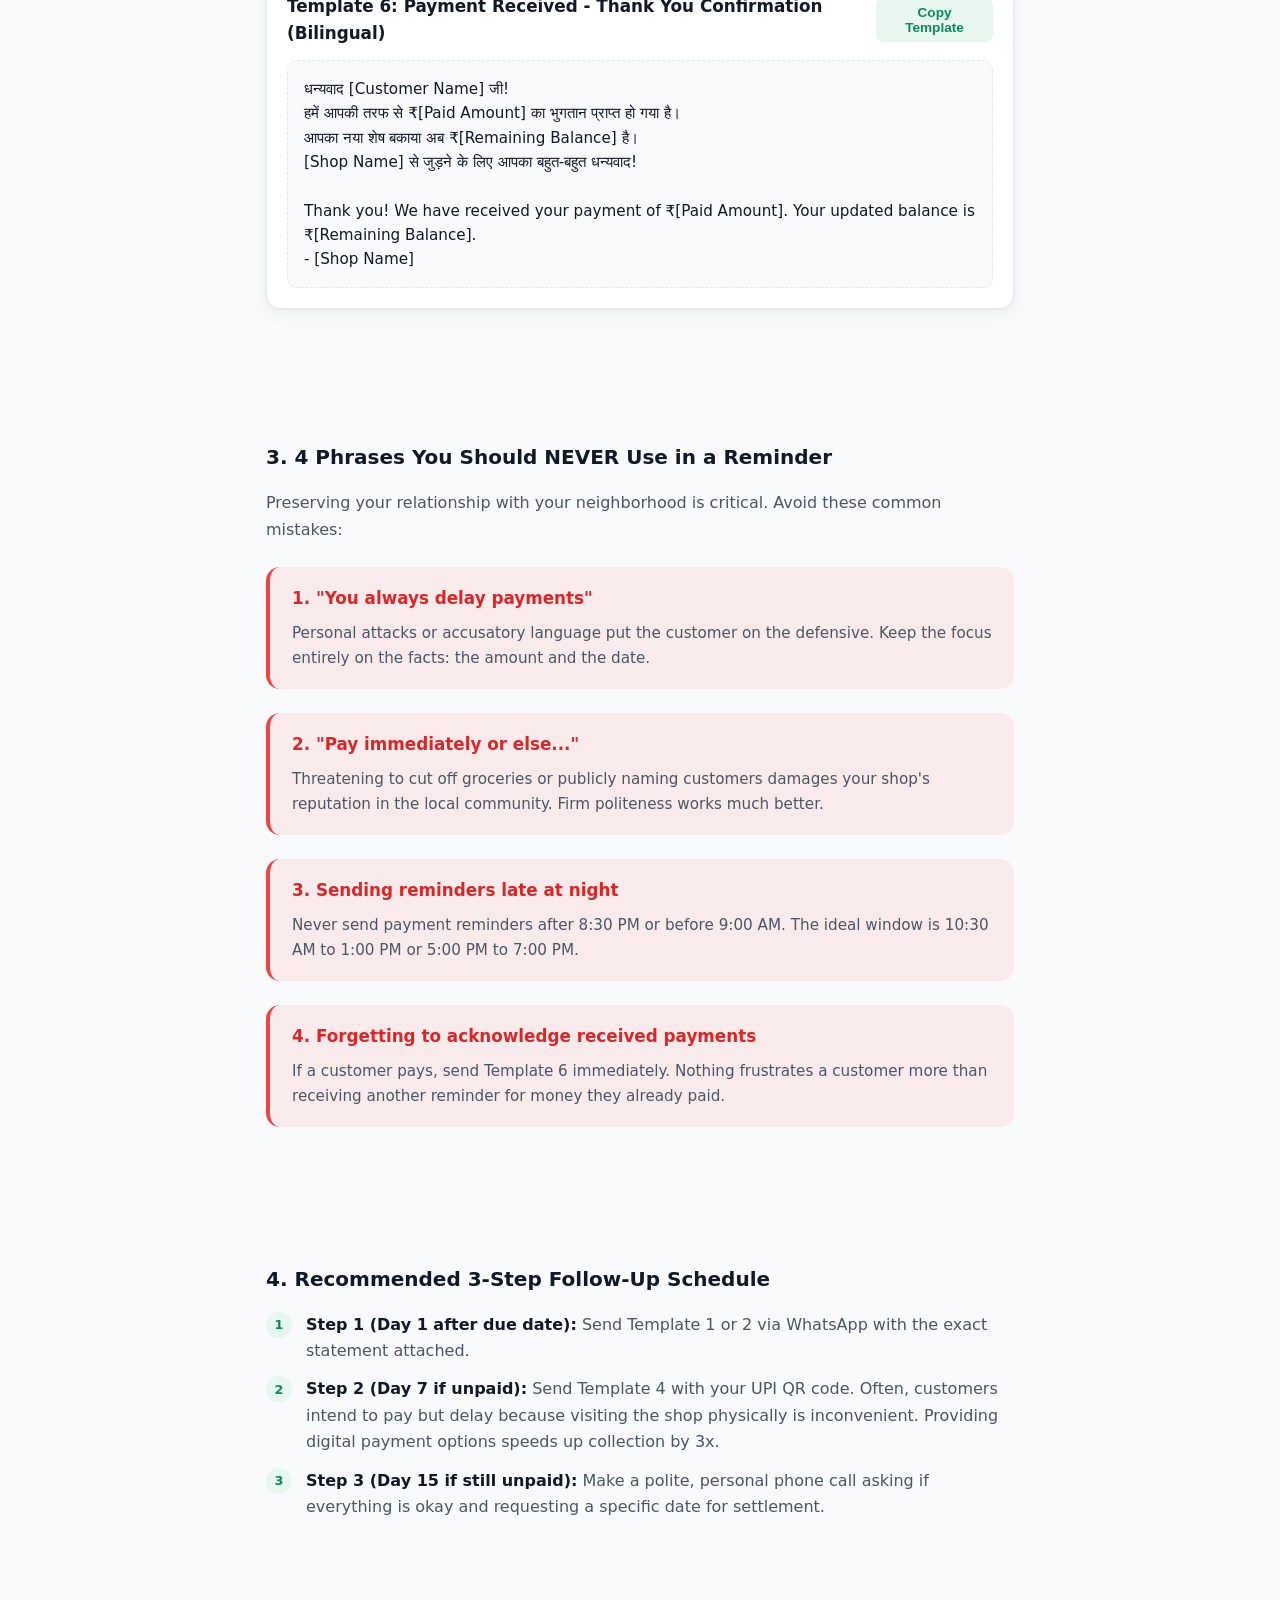
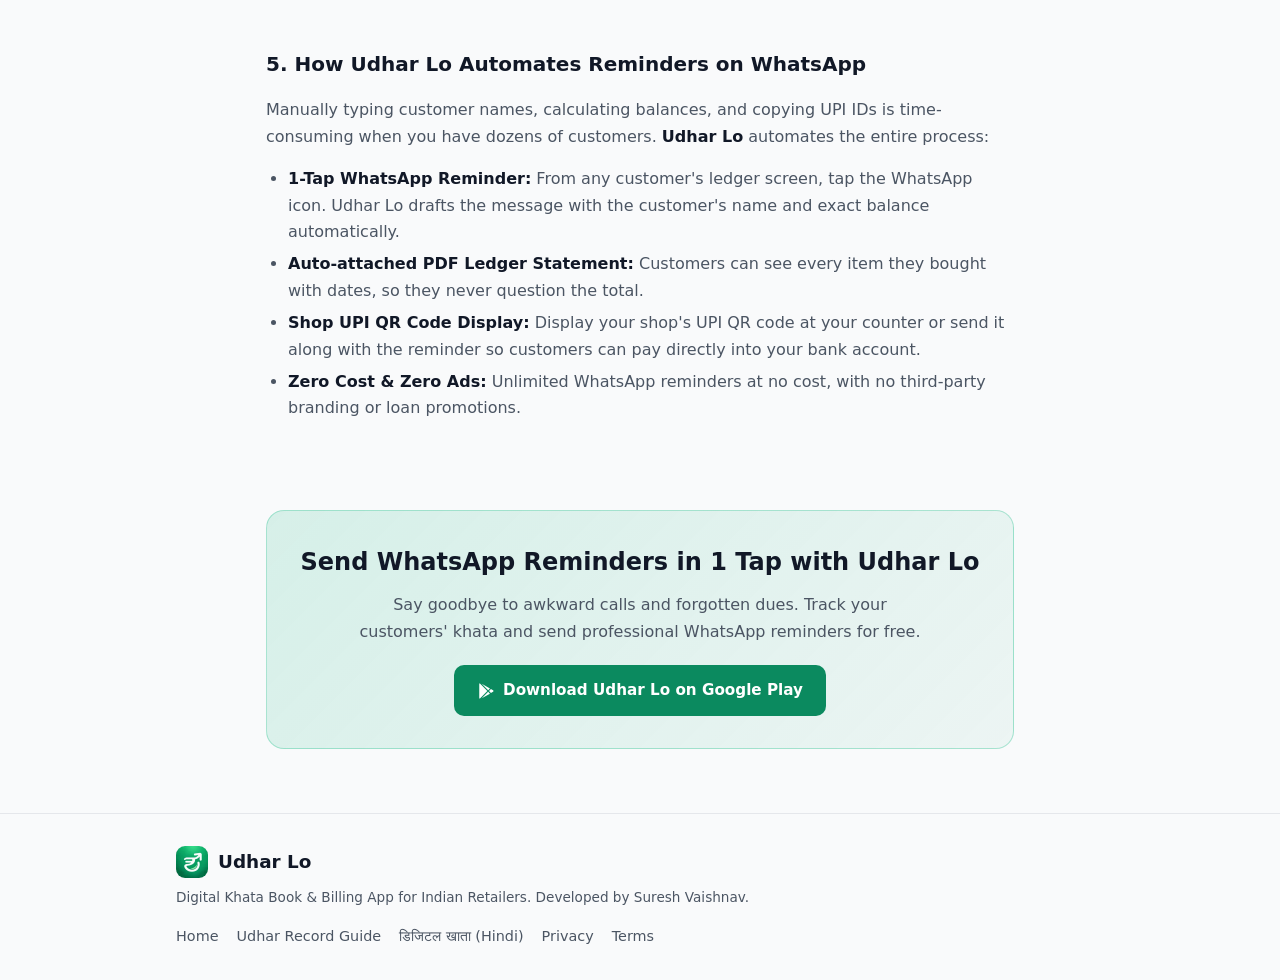
<file: guides/payment-reminder-message.html>
<!DOCTYPE html>
<html lang="en">
<head>
  <meta charset="UTF-8">
  <meta name="viewport" content="width=device-width, initial-scale=1.0">
  <title>Payment Reminder Message Templates in Hindi & English - Udhar Lo</title>
  <meta name="description" content="Copy polite WhatsApp and SMS payment reminder templates in Hindi and English. Collect pending shop dues faster without spoiling customer relationships.">
  <meta name="keywords" content="payment reminder WhatsApp, udhar reminder message, customer dues reminder, shop payment message templates, gentle reminder for payment">
  <meta name="robots" content="index, follow">
  <link rel="canonical" href="https://udharlo.github.io/guides/payment-reminder-message.html">
  <link rel="icon" href="../img/icon.png">
  <meta property="og:type" content="article">
  <meta property="og:site_name" content="Udhar Lo">
  <meta property="og:title" content="Payment Reminder Messages for Shop Customers (Hindi & English Templates)">
  <meta property="og:description" content="6 ready-to-copy polite WhatsApp & SMS templates to collect pending shop udhar smoothly.">
  <meta property="og:image" content="https://udharlo.github.io/img/og-cover.png">
  <meta property="og:url" content="https://udharlo.github.io/guides/payment-reminder-message.html">
  <meta name="twitter:card" content="summary_large_image">
  <meta name="twitter:title" content="Payment Reminder Messages for Shop Customers">
  <meta name="twitter:description" content="Polite WhatsApp and SMS templates in Hindi & English for retail shopkeepers.">
  <meta name="twitter:image" content="https://udharlo.github.io/img/og-cover.png">
  <link rel="stylesheet" href="../style.css">
  
  <script type="application/ld+json">
  {
    "@context": "https://schema.org",
    "@type": "Article",
    "headline": "Payment Reminder Messages for Shop Customers (Hindi & English Templates)",
    "description": "Practical payment reminder templates in Hindi and English for small businesses and retail shops, timing guidelines, and dispute-free collection tips.",
    "image": "https://udharlo.github.io/img/og-cover.png",
    "author": {
      "@type": "Person",
      "name": "Suresh Vaishnav"
    },
    "publisher": {
      "@type": "Organization",
      "name": "Udhar Lo",
      "logo": {
        "@type": "ImageObject",
        "url": "https://udharlo.github.io/img/icon.png"
      }
    },
    "datePublished": "2026-10-25",
    "dateModified": "2026-11-11",
    "mainEntityOfPage": "https://udharlo.github.io/guides/payment-reminder-message.html"
  }
  </script>
  <script type="application/ld+json">
  {
    "@context": "https://schema.org",
    "@type": "BreadcrumbList",
    "itemListElement": [
      {
        "@type": "ListItem",
        "position": 1,
        "name": "Home",
        "item": "https://udharlo.github.io/"
      },
      {
        "@type": "ListItem",
        "position": 2,
        "name": "Guides",
        "item": "https://udharlo.github.io/#guides"
      },
      {
        "@type": "ListItem",
        "position": 3,
        "name": "Payment Reminder Messages",
        "item": "https://udharlo.github.io/guides/payment-reminder-message.html"
      }
    ]
  }
  </script>
</head>
<body>

<header class="site-header">
  <div class="container">
    <a class="brand" href="../"><img class="brand-mark" src="../img/icon-128.webp" alt="Udhar Lo Logo" width="32" height="32">Udhar Lo</a>
    <nav class="nav" aria-label="Main">
      <a href="../">Home</a>
      <a href="../index.html#features">Features</a>
      <a href="../guides/udhar-record-kaise-rakhe.html">Khata Guide</a>
      <a href="../hi/digital-khata-book.html">हिंदी</a>
      <a href="../guides/payment-reminder-message.html" aria-current="page">Reminders</a>
      <a href="../privacy-policy.html">Privacy</a>
    </nav>
  </div>
</header>

<main class="container narrow doc">
  <nav class="breadcrumbs" aria-label="Breadcrumb">
    <a href="../">Home</a>
    <span class="sep">/</span>
    <a href="../index.html#guides">Guides</a>
    <span class="sep">/</span>
    <span class="current">Payment Reminder Templates</span>
  </nav>

  <article>
    <header class="article-header">
      <span class="badge-pill">Collection & Cashflow Guide</span>
      <h1>Payment Reminder Messages for Shop Customers (Hindi & English Templates)</h1>
      <p class="article-lead">Asking customers for pending payments (उधार का तगादा) is one of the toughest challenges for a shopkeeper. If you are too aggressive, you risk losing a customer; if you hesitate, your working capital gets locked. Use these polite, battle-tested templates to collect dues smoothly.</p>
      
      <div class="article-meta">
        <span><strong>Author:</strong> Suresh Vaishnav</span>
        <span><strong>Published:</strong> October 2026</span>
        <span><strong>Reading time:</strong> 5 mins</span>
      </div>
    </header>

    <div class="callout-box">
      <h3>🔒 100% Free Bookkeeping App</h3>
      <p>Udhar Lo allows shopkeepers to send these payment reminders in 1-tap directly to customer WhatsApp chats with an attached PDF statement and UPI QR code. <strong>Udhar Lo is strictly a khata book app and not a loan provider.</strong></p>
    </div>

    <nav class="toc" aria-label="Table of Contents">
      <strong>Table of Contents</strong>
      <ol>
        <li><a href="#when-to-remind">1. When to remind: the 3 timing windows</a></li>
        <li><a href="#templates">2. 6 polite ready-to-copy templates</a></li>
        <li><a href="#what-not-to-say">3. 4 phrases you should never use</a></li>
        <li><a href="#follow-up-schedule">4. Recommended 3-step follow-up schedule</a></li>
        <li><a href="#one-tap-automation">5. How Udhar Lo automates reminders on WhatsApp</a></li>
      </ol>
    </nav>

    <section id="when-to-remind">
      <h2>1. When to Remind Customers: The 3 Timing Windows</h2>
      <p>Timing your message is just as important as the words you use:</p>
      <ul>
        <li><strong>Window 1: Friendly Post-Purchase Summary (Day 0–1):</strong> Send an immediate receipt or khata entry balance on WhatsApp right after the customer makes a purchase. This sets clear expectations from day one.</li>
        <li><strong>Window 2: Due Date Reminder (On the promised day or month-end):</strong> A polite heads-up on the 1st to 5th of the month when salaries are credited.</li>
        <li><strong>Window 3: Overdue Gentle Follow-up (15–30 days overdue):</strong> A respectful follow-up that acknowledges busy schedules and provides an instant UPI payment option.</li>
      </ul>
    </section>

    <section id="templates">
      <h2>2. 6 Polite Ready-to-Copy WhatsApp & SMS Templates</h2>
      <p>Click the <strong>Copy Template</strong> button on any message below and replace the bracketed details with your shop information.</p>

      <!-- Template 1 -->
      <div class="template-card">
        <div class="template-card-header">
          <span class="template-title">Template 1: Gentle Friendly Reminder (Hindi / Hinglish)</span>
          <button class="btn-copy" onclick="copySnippet(this, 't1')">Copy Template</button>
        </div>
        <div class="template-box" id="t1">नमस्ते [Customer Name] जी,
आशा है आप सकुशल हैं। आपकी जानकारी के लिए, [Shop Name] पर आपका पिछला बाकी हिसाब ₹[Amount] है।
समय मिलने पर कृपया इसका भुगतान कर दें। धन्यवाद!
- [Shop Name]
UPI ID: [your-upi-id]</div>
      </div>

      <!-- Template 2 -->
      <div class="template-card">
        <div class="template-card-header">
          <span class="template-title">Template 2: Polite Reminder with Bill Reference (English)</span>
          <button class="btn-copy" onclick="copySnippet(this, 't2')">Copy Template</button>
        </div>
        <div class="template-box" id="t2">Hello [Customer Name] ji,
Greetings from [Shop Name]!
This is a gentle reminder that your pending balance for Bill #[Bill No] is ₹[Amount].
You can clear this easily via UPI: [your-upi-id] or visit the shop.
Thank you for your continued patronage!
- [Shop Name]</div>
      </div>

      <!-- Template 3 -->
      <div class="template-card">
        <div class="template-card-header">
          <span class="template-title">Template 3: Month-End Account Closing Statement (Hindi)</span>
          <button class="btn-copy" onclick="copySnippet(this, 't3')">Copy Template</button>
        </div>
        <div class="template-box" id="t3">सादर नमस्ते [Customer Name] जी,
महीने के अंत में खाते के मिलान के अनुसार [Shop Name] पर आपका कुल बकाया हिसाब ₹[Amount] है।
खाते का विवरण इस प्रकार है:
• दिया (उधार): ₹[Total Given]
• लिया (जमा): ₹[Total Paid]
• शेष बाकी: ₹[Amount]
कृपया सुविधानुसार UPI या दुकान पर आकर हिसाब चुकता करने का कष्ट करें।
- [Shop Name], मोबाइल: [Shop Phone]</div>
      </div>

      <!-- Template 4 -->
      <div class="template-card">
        <div class="template-card-header">
          <span class="template-title">Template 4: Instant UPI Payment Reminder with QR Code (English)</span>
          <button class="btn-copy" onclick="copySnippet(this, 't4')">Copy Template</button>
        </div>
        <div class="template-box" id="t4">Dear [Customer Name],
Your pending payment of ₹[Amount] at [Shop Name] is due today.
To save your time, you can pay directly from your phone via Google Pay / PhonePe / Paytm to:
UPI ID: [your-upi-id]
Or scan the attached QR code.
Please share a screenshot once paid so we can update your ledger immediately. Thank you!</div>
      </div>

      <!-- Template 5 -->
      <div class="template-card">
        <div class="template-card-header">
          <span class="template-title">Template 5: Overdue Balance Follow-Up (Hindi)</span>
          <button class="btn-copy" onclick="copySnippet(this, 't5')">Copy Template</button>
        </div>
        <div class="template-box" id="t5">नमस्ते [Customer Name] जी,
हम जानते हैं कि आप व्यस्त रहते हैं, इसलिए याद दिलाने के लिए यह संदेश भेजा है।
आपके खाते में ₹[Amount] का पुराना बकाया काफी समय से बाकी है। 
मंडी/सप्लायर को नया माल मंगाने के लिए भुगतान करना है, इसलिए आपसे विनम्र निवेदन है कि कृपया आज या कल में यह रकम जमा करवा दें।
सहयोग के लिए धन्यवाद।
- [Shop Name]</div>
      </div>

      <!-- Template 6 -->
      <div class="template-card">
        <div class="template-card-header">
          <span class="template-title">Template 6: Payment Received - Thank You Confirmation (Bilingual)</span>
          <button class="btn-copy" onclick="copySnippet(this, 't6')">Copy Template</button>
        </div>
        <div class="template-box" id="t6">धन्यवाद [Customer Name] जी!
हमें आपकी तरफ से ₹[Paid Amount] का भुगतान प्राप्त हो गया है।
आपका नया शेष बकाया अब ₹[Remaining Balance] है।
[Shop Name] से जुड़ने के लिए आपका बहुत-बहुत धन्यवाद!

Thank you! We have received your payment of ₹[Paid Amount]. Your updated balance is ₹[Remaining Balance].
- [Shop Name]</div>
      </div>
    </section>

    <section id="what-not-to-say">
      <h2>3. 4 Phrases You Should NEVER Use in a Reminder</h2>
      <p>Preserving your relationship with your neighborhood is critical. Avoid these common mistakes:</p>
      <div class="callout-box callout-danger">
        <h3>1. "You always delay payments"</h3>
        <p>Personal attacks or accusatory language put the customer on the defensive. Keep the focus entirely on the facts: the amount and the date.</p>
      </div>
      <div class="callout-box callout-danger">
        <h3>2. "Pay immediately or else..."</h3>
        <p>Threatening to cut off groceries or publicly naming customers damages your shop's reputation in the local community. Firm politeness works much better.</p>
      </div>
      <div class="callout-box callout-danger">
        <h3>3. Sending reminders late at night</h3>
        <p>Never send payment reminders after 8:30 PM or before 9:00 AM. The ideal window is 10:30 AM to 1:00 PM or 5:00 PM to 7:00 PM.</p>
      </div>
      <div class="callout-box callout-danger">
        <h3>4. Forgetting to acknowledge received payments</h3>
        <p>If a customer pays, send Template 6 immediately. Nothing frustrates a customer more than receiving another reminder for money they already paid.</p>
      </div>
    </section>

    <section id="follow-up-schedule">
      <h2>4. Recommended 3-Step Follow-Up Schedule</h2>
      <ol class="steps">
        <li><strong>Step 1 (Day 1 after due date):</strong> Send Template 1 or 2 via WhatsApp with the exact statement attached.</li>
        <li><strong>Step 2 (Day 7 if unpaid):</strong> Send Template 4 with your UPI QR code. Often, customers intend to pay but delay because visiting the shop physically is inconvenient. Providing digital payment options speeds up collection by 3x.</li>
        <li><strong>Step 3 (Day 15 if still unpaid):</strong> Make a polite, personal phone call asking if everything is okay and requesting a specific date for settlement.</li>
      </ol>
    </section>

    <section id="one-tap-automation">
      <h2>5. How Udhar Lo Automates Reminders on WhatsApp</h2>
      <p>Manually typing customer names, calculating balances, and copying UPI IDs is time-consuming when you have dozens of customers. <strong>Udhar Lo</strong> automates the entire process:</p>
      <ul>
        <li><strong>1-Tap WhatsApp Reminder:</strong> From any customer's ledger screen, tap the WhatsApp icon. Udhar Lo drafts the message with the customer's name and exact balance automatically.</li>
        <li><strong>Auto-attached PDF Ledger Statement:</strong> Customers can see every item they bought with dates, so they never question the total.</li>
        <li><strong>Shop UPI QR Code Display:</strong> Display your shop's UPI QR code at your counter or send it along with the reminder so customers can pay directly into your bank account.</li>
        <li><strong>Zero Cost & Zero Ads:</strong> Unlimited WhatsApp reminders at no cost, with no third-party branding or loan promotions.</li>
      </ul>
    </section>

    <div class="cta-banner">
      <h3>Send WhatsApp Reminders in 1 Tap with Udhar Lo</h3>
      <p>Say goodbye to awkward calls and forgotten dues. Track your customers' khata and send professional WhatsApp reminders for free.</p>
      <a class="btn btn-primary" href="https://play.google.com/store/apps/details?id=co.udharlo">
        <svg viewBox="0 0 24 24" fill="currentColor" width="18" height="18" aria-hidden="true"><path d="M3.6 1.8 13.8 12 3.6 22.2a1.5 1.5 0 0 1-.6-1.2V3a1.5 1.5 0 0 1 .6-1.2Zm11.3 11.3 2.4 2.4-11 6.3 8.6-8.7Zm3.7-3.7 2.8 1.6a1.2 1.2 0 0 1 0 2l-2.8 1.6-2.6-2.6 2.6-2.6ZM6.3 2.2l11 6.3-2.4 2.4-8.6-8.7Z"/></svg>
        Download Udhar Lo on Google Play
      </a>
    </div>

  </article>
</main>

<footer class="site-footer">
  <div class="container">
    <div>
      <a class="brand" href="../"><img class="brand-mark" src="../img/icon-128.webp" alt="" width="24" height="24">Udhar Lo</a>
      <p style="margin:8px 0 0;font-size:0.85rem">Digital Khata Book & Billing App for Indian Retailers. Developed by Suresh Vaishnav.</p>
    </div>
    <div class="footer-links">
      <a href="../">Home</a>
      <a href="../guides/udhar-record-kaise-rakhe.html">Udhar Record Guide</a>
      <a href="../hi/digital-khata-book.html">डिजिटल खाता (Hindi)</a>
      <a href="../privacy-policy.html">Privacy</a>
      <a href="../terms.html">Terms</a>
    </div>
  </div>
</footer>

<script>
function copySnippet(btn, id) {
  var text = document.getElementById(id).innerText;
  navigator.clipboard.writeText(text).then(function() {
    var oldText = btn.innerText;
    btn.innerText = "Copied! ✓";
    btn.classList.add("copied");
    setTimeout(function() {
      btn.innerText = oldText;
      btn.classList.remove("copied");
    }, 2000);
  });
}
</script>

</body>
</html>
</file>
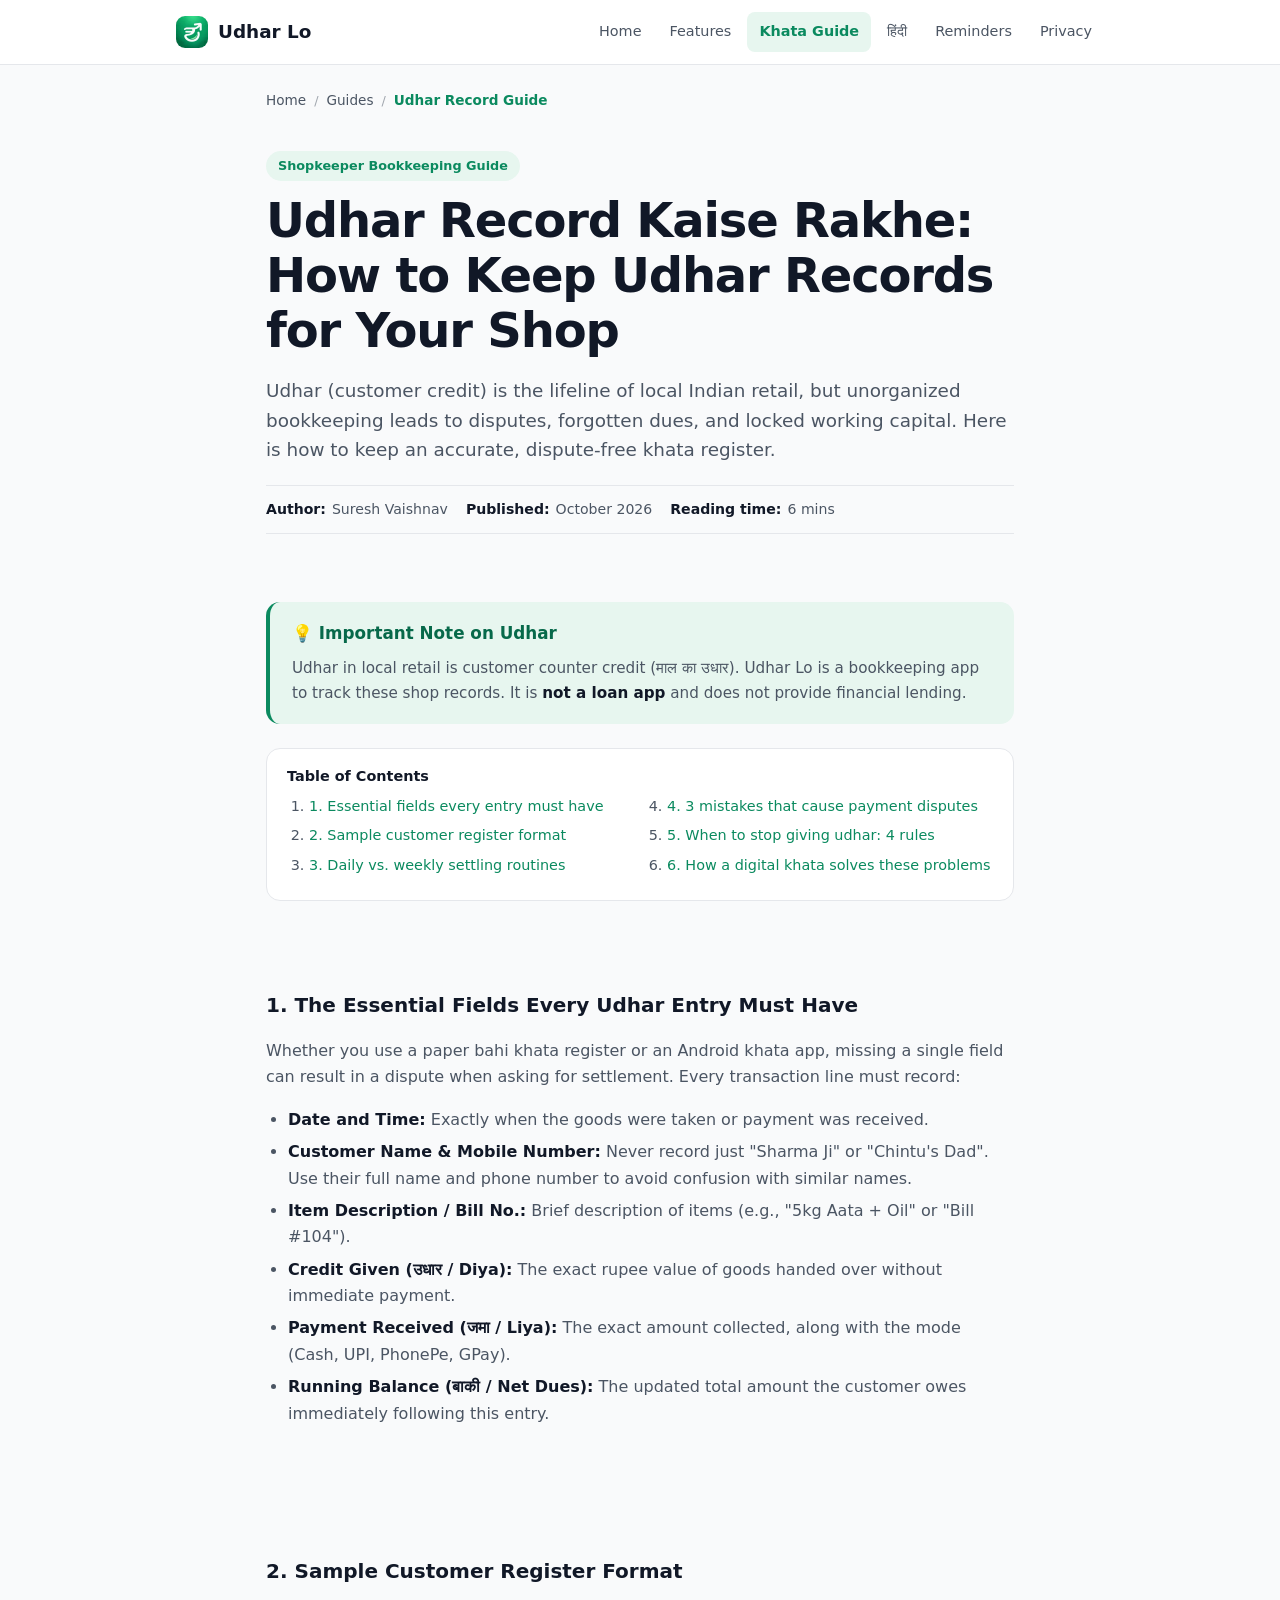
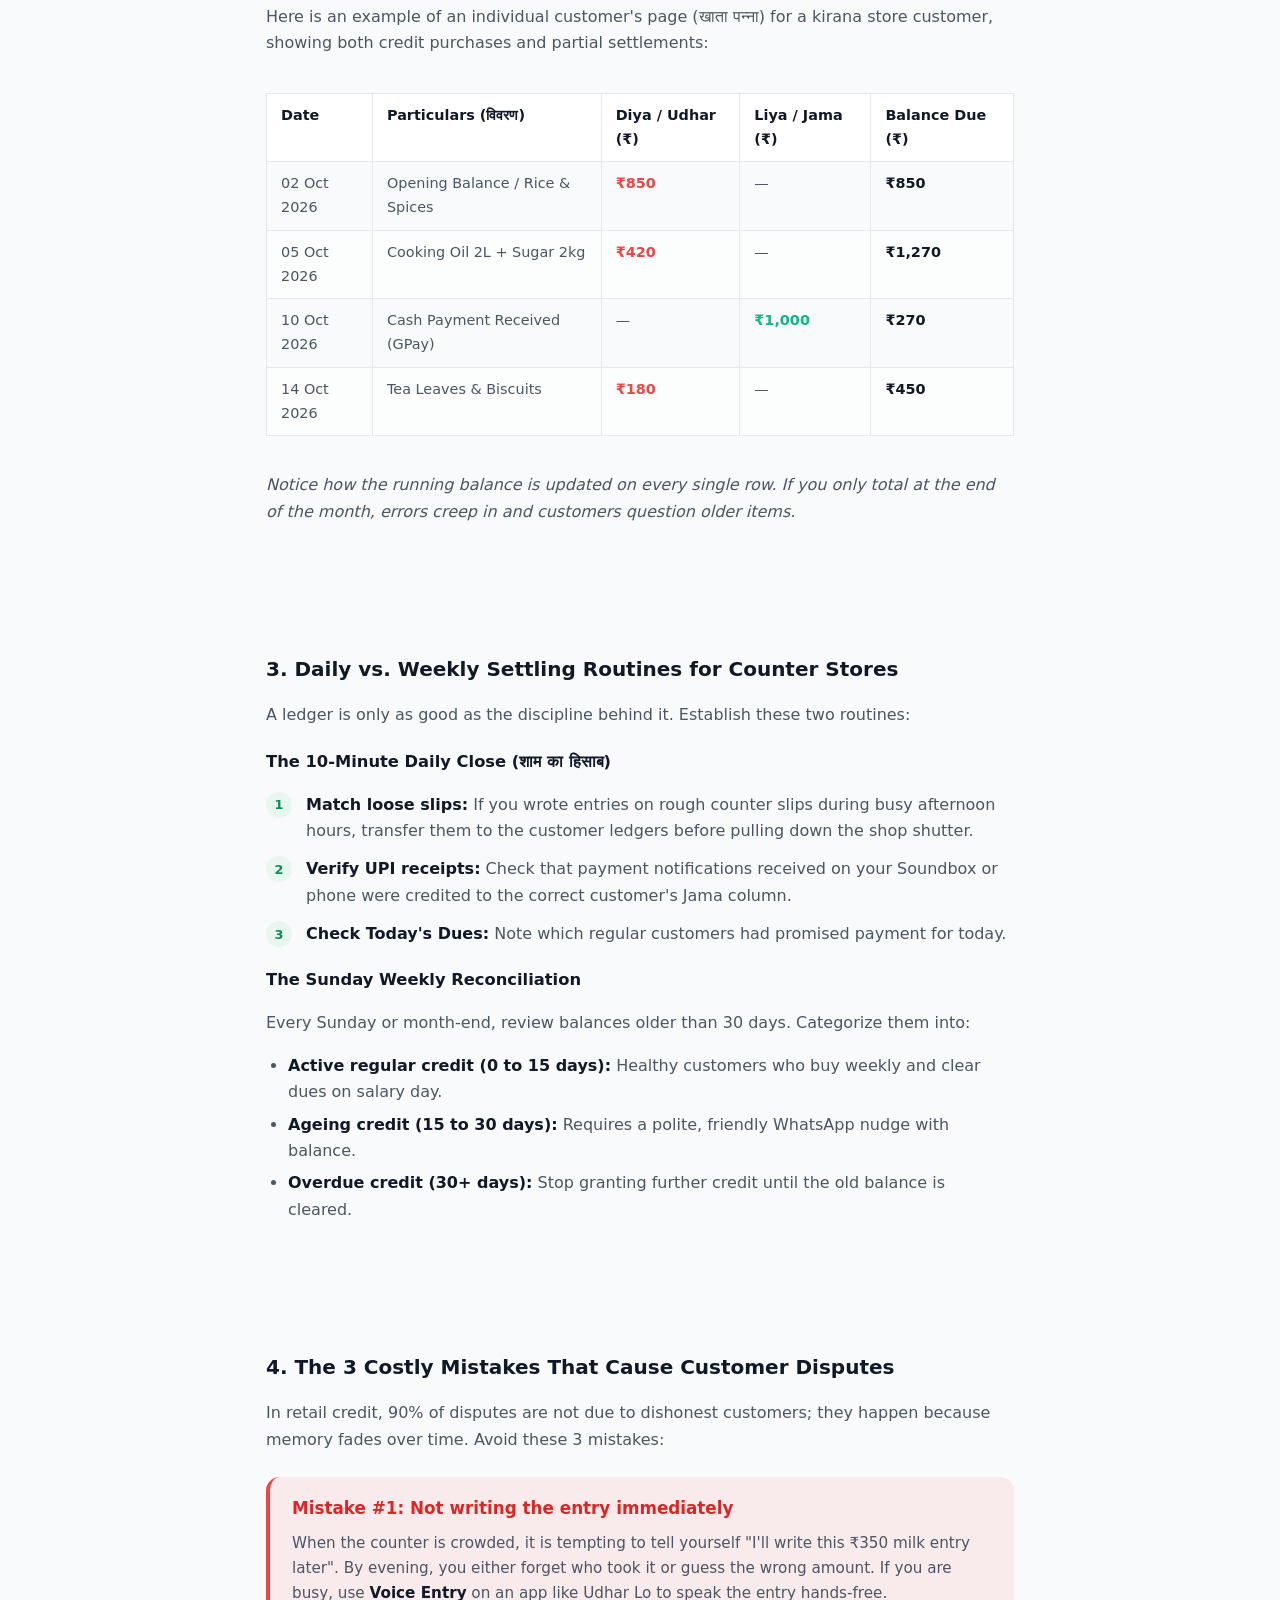
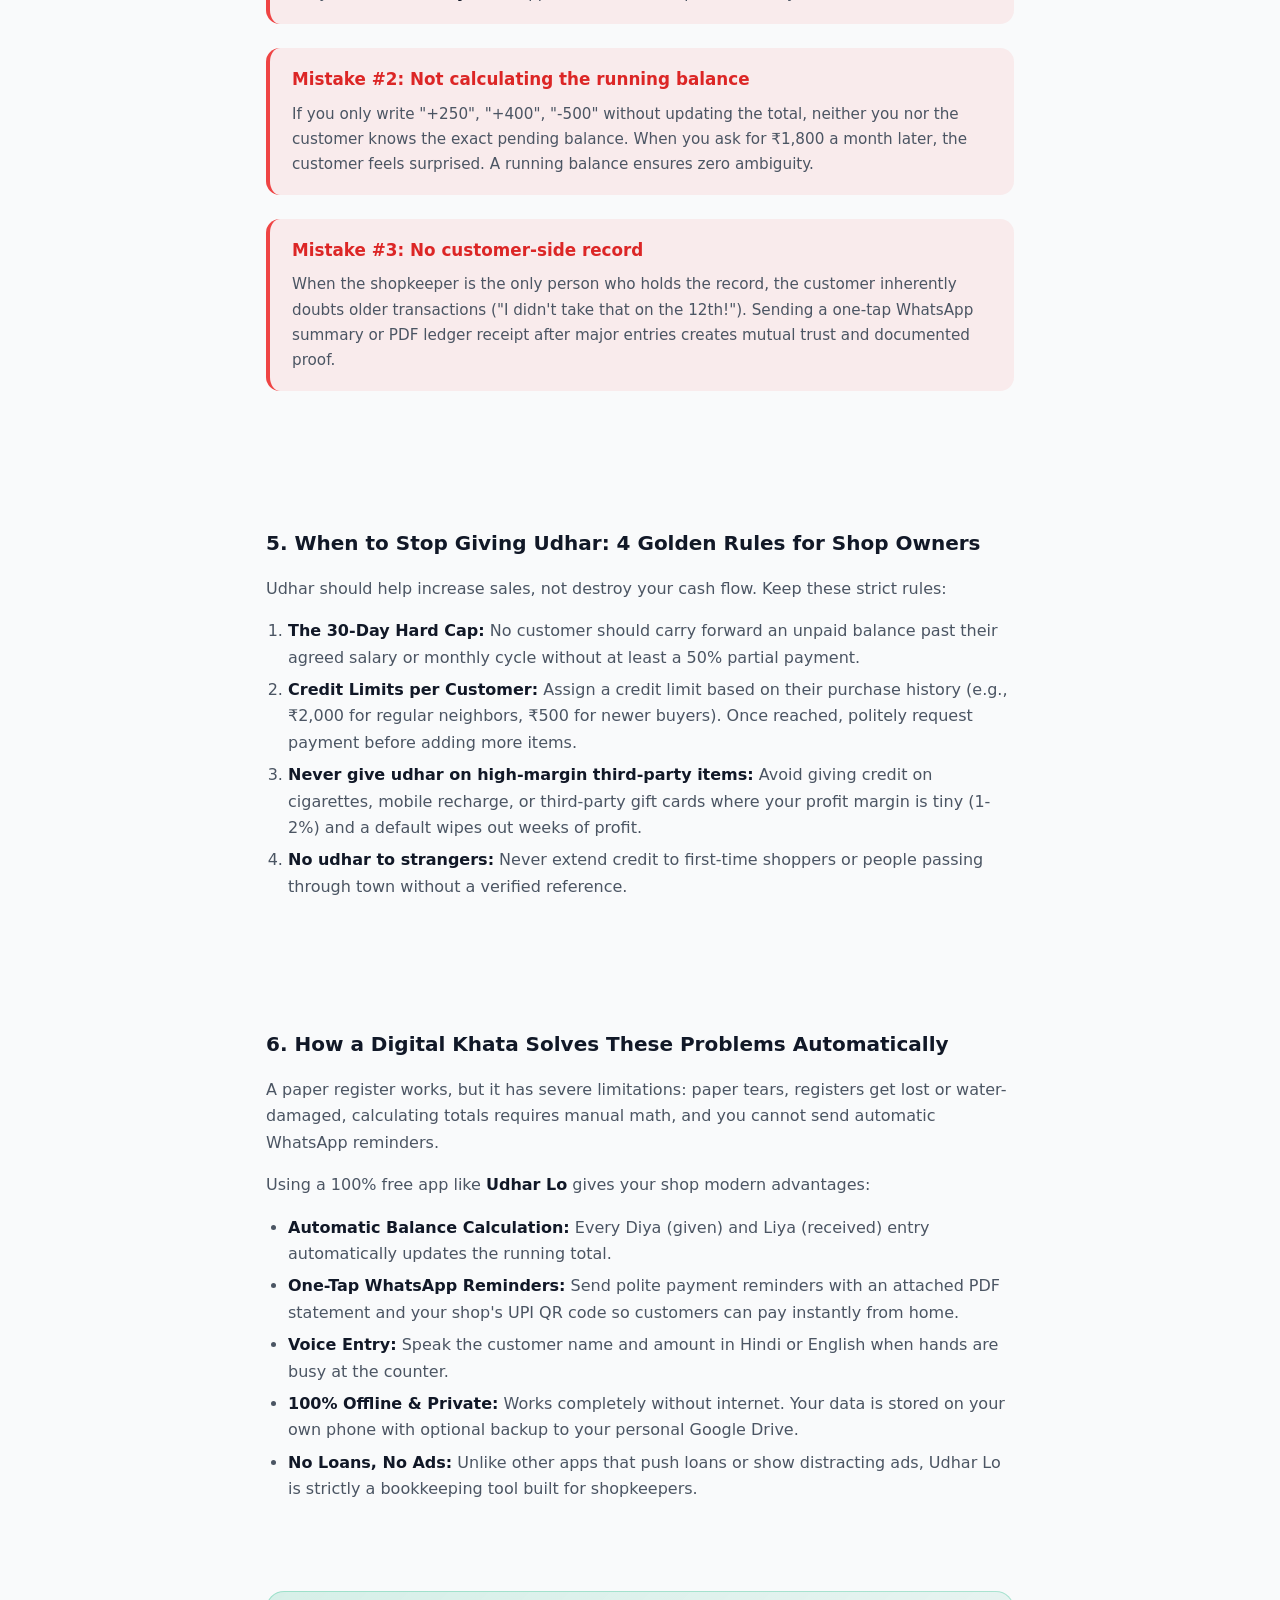
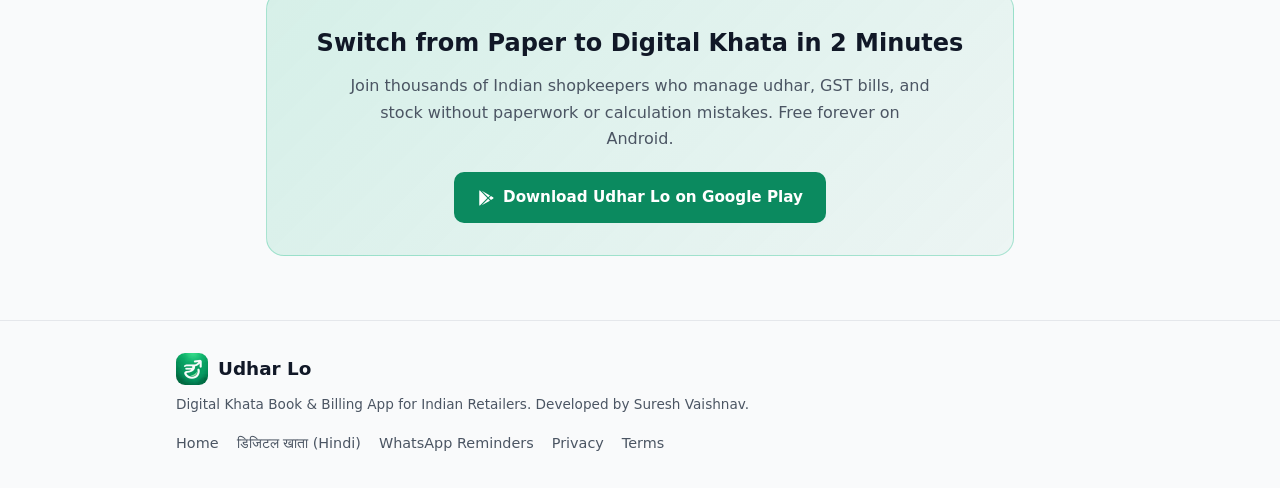
<file: guides/udhar-record-kaise-rakhe.html>
<!DOCTYPE html>
<html lang="en">
<head>
  <meta charset="UTF-8">
  <meta name="viewport" content="width=device-width, initial-scale=1.0">
  <title>Udhar Record Kaise Rakhe: Shop Udhar Khata Guide - Udhar Lo</title>
  <meta name="description" content="Learn how to maintain an udhar khata register for your shop. Step-by-step format, daily settlement routine, preventing customer disputes, and credit rules.">
  <meta name="keywords" content="udhar khata, udhar record kaise rakhe, jama udhar hisab, dukaan hisaab, bahi khata format, credit ledger for shop">
  <meta name="robots" content="index, follow">
  <link rel="canonical" href="https://udharlo.github.io/guides/udhar-record-kaise-rakhe.html">
  <link rel="icon" href="../img/icon.png">
  <meta property="og:type" content="article">
  <meta property="og:site_name" content="Udhar Lo">
  <meta property="og:title" content="Udhar Record Kaise Rakhe: How to Keep Udhar Records for Your Shop">
  <meta property="og:description" content="A practical guide for Indian shopkeepers on maintaining customer credit records, preventing disputes, and running a clean khata register.">
  <meta property="og:image" content="https://udharlo.github.io/img/og-cover.png">
  <meta property="og:url" content="https://udharlo.github.io/guides/udhar-record-kaise-rakhe.html">
  <meta name="twitter:card" content="summary_large_image">
  <meta name="twitter:title" content="Udhar Record Kaise Rakhe: How to Keep Udhar Records for Your Shop">
  <meta name="twitter:description" content="Essential rules, sample ledger format, and dispute prevention tips for counter shopkeepers.">
  <meta name="twitter:image" content="https://udharlo.github.io/img/og-cover.png">
  <link rel="stylesheet" href="../style.css">
  
  <script type="application/ld+json">
  {
    "@context": "https://schema.org",
    "@type": "Article",
    "headline": "Udhar Record Kaise Rakhe: How to Keep Udhar Records for Your Shop",
    "description": "Complete guide on maintaining an accurate customer credit register (udhar khata), sample layouts, settling routines, and preventing disputes.",
    "image": "https://udharlo.github.io/img/og-cover.png",
    "author": {
      "@type": "Person",
      "name": "Suresh Vaishnav"
    },
    "publisher": {
      "@type": "Organization",
      "name": "Udhar Lo",
      "logo": {
        "@type": "ImageObject",
        "url": "https://udharlo.github.io/img/icon.png"
      }
    },
    "datePublished": "2026-10-25",
    "dateModified": "2026-11-11",
    "mainEntityOfPage": "https://udharlo.github.io/guides/udhar-record-kaise-rakhe.html"
  }
  </script>
  <script type="application/ld+json">
  {
    "@context": "https://schema.org",
    "@type": "BreadcrumbList",
    "itemListElement": [
      {
        "@type": "ListItem",
        "position": 1,
        "name": "Home",
        "item": "https://udharlo.github.io/"
      },
      {
        "@type": "ListItem",
        "position": 2,
        "name": "Guides",
        "item": "https://udharlo.github.io/#guides"
      },
      {
        "@type": "ListItem",
        "position": 3,
        "name": "How to Keep Udhar Records",
        "item": "https://udharlo.github.io/guides/udhar-record-kaise-rakhe.html"
      }
    ]
  }
  </script>
</head>
<body>

<header class="site-header">
  <div class="container">
    <a class="brand" href="../"><img class="brand-mark" src="../img/icon-128.webp" alt="Udhar Lo Logo" width="32" height="32">Udhar Lo</a>
    <nav class="nav" aria-label="Main">
      <a href="../">Home</a>
      <a href="../index.html#features">Features</a>
      <a href="../guides/udhar-record-kaise-rakhe.html" aria-current="page">Khata Guide</a>
      <a href="../hi/digital-khata-book.html">हिंदी</a>
      <a href="../guides/payment-reminder-message.html">Reminders</a>
      <a href="../privacy-policy.html">Privacy</a>
    </nav>
  </div>
</header>

<main class="container narrow doc">
  <nav class="breadcrumbs" aria-label="Breadcrumb">
    <a href="../">Home</a>
    <span class="sep">/</span>
    <a href="../index.html#guides">Guides</a>
    <span class="sep">/</span>
    <span class="current">Udhar Record Guide</span>
  </nav>

  <article>
    <header class="article-header">
      <span class="badge-pill">Shopkeeper Bookkeeping Guide</span>
      <h1>Udhar Record Kaise Rakhe: How to Keep Udhar Records for Your Shop</h1>
      <p class="article-lead">Udhar (customer credit) is the lifeline of local Indian retail, but unorganized bookkeeping leads to disputes, forgotten dues, and locked working capital. Here is how to keep an accurate, dispute-free khata register.</p>
      
      <div class="article-meta">
        <span><strong>Author:</strong> Suresh Vaishnav</span>
        <span><strong>Published:</strong> October 2026</span>
        <span><strong>Reading time:</strong> 6 mins</span>
      </div>
    </header>

    <div class="callout-box">
      <h3>💡 Important Note on Udhar</h3>
      <p>Udhar in local retail is customer counter credit (माल का उधार). Udhar Lo is a bookkeeping app to track these shop records. It is <strong>not a loan app</strong> and does not provide financial lending.</p>
    </div>

    <nav class="toc" aria-label="Table of Contents">
      <strong>Table of Contents</strong>
      <ol>
        <li><a href="#essential-fields">1. Essential fields every entry must have</a></li>
        <li><a href="#sample-layout">2. Sample customer register format</a></li>
        <li><a href="#settling-routines">3. Daily vs. weekly settling routines</a></li>
        <li><a href="#dispute-mistakes">4. 3 mistakes that cause payment disputes</a></li>
        <li><a href="#credit-rules">5. When to stop giving udhar: 4 rules</a></li>
        <li><a href="#digital-solution">6. How a digital khata solves these problems</a></li>
      </ol>
    </nav>

    <section id="essential-fields">
      <h2>1. The Essential Fields Every Udhar Entry Must Have</h2>
      <p>Whether you use a paper bahi khata register or an Android khata app, missing a single field can result in a dispute when asking for settlement. Every transaction line must record:</p>
      <ul>
        <li><strong>Date and Time:</strong> Exactly when the goods were taken or payment was received.</li>
        <li><strong>Customer Name & Mobile Number:</strong> Never record just "Sharma Ji" or "Chintu's Dad". Use their full name and phone number to avoid confusion with similar names.</li>
        <li><strong>Item Description / Bill No.:</strong> Brief description of items (e.g., "5kg Aata + Oil" or "Bill #104").</li>
        <li><strong>Credit Given (उधार / Diya):</strong> The exact rupee value of goods handed over without immediate payment.</li>
        <li><strong>Payment Received (जमा / Liya):</strong> The exact amount collected, along with the mode (Cash, UPI, PhonePe, GPay).</li>
        <li><strong>Running Balance (बाकी / Net Dues):</strong> The updated total amount the customer owes immediately following this entry.</li>
      </ul>
    </section>

    <section id="sample-layout">
      <h2>2. Sample Customer Register Format</h2>
      <p>Here is an example of an individual customer's page (खाता पन्ना) for a kirana store customer, showing both credit purchases and partial settlements:</p>
      
      <div class="table-wrap">
        <table class="sample-table">
          <thead>
            <tr>
              <th>Date</th>
              <th>Particulars (विवरण)</th>
              <th>Diya / Udhar (₹)</th>
              <th>Liya / Jama (₹)</th>
              <th>Balance Due (₹)</th>
            </tr>
          </thead>
          <tbody>
            <tr>
              <td>02 Oct 2026</td>
              <td>Opening Balance / Rice & Spices</td>
              <td class="amount-out">₹850</td>
              <td>—</td>
              <td><strong>₹850</strong></td>
            </tr>
            <tr>
              <td>05 Oct 2026</td>
              <td>Cooking Oil 2L + Sugar 2kg</td>
              <td class="amount-out">₹420</td>
              <td>—</td>
              <td><strong>₹1,270</strong></td>
            </tr>
            <tr>
              <td>10 Oct 2026</td>
              <td>Cash Payment Received (GPay)</td>
              <td>—</td>
              <td class="amount-in">₹1,000</td>
              <td><strong>₹270</strong></td>
            </tr>
            <tr>
              <td>14 Oct 2026</td>
              <td>Tea Leaves & Biscuits</td>
              <td class="amount-out">₹180</td>
              <td>—</td>
              <td><strong>₹450</strong></td>
            </tr>
          </tbody>
        </table>
      </div>
      <p><em>Notice how the running balance is updated on every single row. If you only total at the end of the month, errors creep in and customers question older items.</em></p>
    </section>

    <section id="settling-routines">
      <h2>3. Daily vs. Weekly Settling Routines for Counter Stores</h2>
      <p>A ledger is only as good as the discipline behind it. Establish these two routines:</p>
      <h3>The 10-Minute Daily Close (शाम का हिसाब)</h3>
      <ol class="steps">
        <li><strong>Match loose slips:</strong> If you wrote entries on rough counter slips during busy afternoon hours, transfer them to the customer ledgers before pulling down the shop shutter.</li>
        <li><strong>Verify UPI receipts:</strong> Check that payment notifications received on your Soundbox or phone were credited to the correct customer's Jama column.</li>
        <li><strong>Check Today's Dues:</strong> Note which regular customers had promised payment for today.</li>
      </ol>

      <h3>The Sunday Weekly Reconciliation</h3>
      <p>Every Sunday or month-end, review balances older than 30 days. Categorize them into:</p>
      <ul>
        <li><strong>Active regular credit (0 to 15 days):</strong> Healthy customers who buy weekly and clear dues on salary day.</li>
        <li><strong>Ageing credit (15 to 30 days):</strong> Requires a polite, friendly WhatsApp nudge with balance.</li>
        <li><strong>Overdue credit (30+ days):</strong> Stop granting further credit until the old balance is cleared.</li>
      </ul>
    </section>

    <section id="dispute-mistakes">
      <h2>4. The 3 Costly Mistakes That Cause Customer Disputes</h2>
      <p>In retail credit, 90% of disputes are not due to dishonest customers; they happen because memory fades over time. Avoid these 3 mistakes:</p>
      
      <div class="callout-box callout-danger">
        <h3>Mistake #1: Not writing the entry immediately</h3>
        <p>When the counter is crowded, it is tempting to tell yourself "I'll write this ₹350 milk entry later". By evening, you either forget who took it or guess the wrong amount. If you are busy, use <strong>Voice Entry</strong> on an app like Udhar Lo to speak the entry hands-free.</p>
      </div>

      <div class="callout-box callout-danger">
        <h3>Mistake #2: Not calculating the running balance</h3>
        <p>If you only write "+250", "+400", "-500" without updating the total, neither you nor the customer knows the exact pending balance. When you ask for ₹1,800 a month later, the customer feels surprised. A running balance ensures zero ambiguity.</p>
      </div>

      <div class="callout-box callout-danger">
        <h3>Mistake #3: No customer-side record</h3>
        <p>When the shopkeeper is the only person who holds the record, the customer inherently doubts older transactions ("I didn't take that on the 12th!"). Sending a one-tap WhatsApp summary or PDF ledger receipt after major entries creates mutual trust and documented proof.</p>
      </div>
    </section>

    <section id="credit-rules">
      <h2>5. When to Stop Giving Udhar: 4 Golden Rules for Shop Owners</h2>
      <p>Udhar should help increase sales, not destroy your cash flow. Keep these strict rules:</p>
      <ol>
        <li><strong>The 30-Day Hard Cap:</strong> No customer should carry forward an unpaid balance past their agreed salary or monthly cycle without at least a 50% partial payment.</li>
        <li><strong>Credit Limits per Customer:</strong> Assign a credit limit based on their purchase history (e.g., ₹2,000 for regular neighbors, ₹500 for newer buyers). Once reached, politely request payment before adding more items.</li>
        <li><strong>Never give udhar on high-margin third-party items:</strong> Avoid giving credit on cigarettes, mobile recharge, or third-party gift cards where your profit margin is tiny (1-2%) and a default wipes out weeks of profit.</li>
        <li><strong>No udhar to strangers:</strong> Never extend credit to first-time shoppers or people passing through town without a verified reference.</li>
      </ol>
    </section>

    <section id="digital-solution">
      <h2>6. How a Digital Khata Solves These Problems Automatically</h2>
      <p>A paper register works, but it has severe limitations: paper tears, registers get lost or water-damaged, calculating totals requires manual math, and you cannot send automatic WhatsApp reminders.</p>
      <p>Using a 100% free app like <strong>Udhar Lo</strong> gives your shop modern advantages:</p>
      <ul>
        <li><strong>Automatic Balance Calculation:</strong> Every Diya (given) and Liya (received) entry automatically updates the running total.</li>
        <li><strong>One-Tap WhatsApp Reminders:</strong> Send polite payment reminders with an attached PDF statement and your shop's UPI QR code so customers can pay instantly from home.</li>
        <li><strong>Voice Entry:</strong> Speak the customer name and amount in Hindi or English when hands are busy at the counter.</li>
        <li><strong>100% Offline & Private:</strong> Works completely without internet. Your data is stored on your own phone with optional backup to your personal Google Drive.</li>
        <li><strong>No Loans, No Ads:</strong> Unlike other apps that push loans or show distracting ads, Udhar Lo is strictly a bookkeeping tool built for shopkeepers.</li>
      </ul>
    </section>

    <div class="cta-banner">
      <h3>Switch from Paper to Digital Khata in 2 Minutes</h3>
      <p>Join thousands of Indian shopkeepers who manage udhar, GST bills, and stock without paperwork or calculation mistakes. Free forever on Android.</p>
      <a class="btn btn-primary" href="https://play.google.com/store/apps/details?id=co.udharlo">
        <svg viewBox="0 0 24 24" fill="currentColor" width="18" height="18" aria-hidden="true"><path d="M3.6 1.8 13.8 12 3.6 22.2a1.5 1.5 0 0 1-.6-1.2V3a1.5 1.5 0 0 1 .6-1.2Zm11.3 11.3 2.4 2.4-11 6.3 8.6-8.7Zm3.7-3.7 2.8 1.6a1.2 1.2 0 0 1 0 2l-2.8 1.6-2.6-2.6 2.6-2.6ZM6.3 2.2l11 6.3-2.4 2.4-8.6-8.7Z"/></svg>
        Download Udhar Lo on Google Play
      </a>
    </div>

  </article>
</main>

<footer class="site-footer">
  <div class="container">
    <div>
      <a class="brand" href="../"><img class="brand-mark" src="../img/icon-128.webp" alt="" width="24" height="24">Udhar Lo</a>
      <p style="margin:8px 0 0;font-size:0.85rem">Digital Khata Book & Billing App for Indian Retailers. Developed by Suresh Vaishnav.</p>
    </div>
    <div class="footer-links">
      <a href="../">Home</a>
      <a href="../hi/digital-khata-book.html">डिजिटल खाता (Hindi)</a>
      <a href="../guides/payment-reminder-message.html">WhatsApp Reminders</a>
      <a href="../privacy-policy.html">Privacy</a>
      <a href="../terms.html">Terms</a>
    </div>
  </div>
</footer>

</body>
</html>
</file>
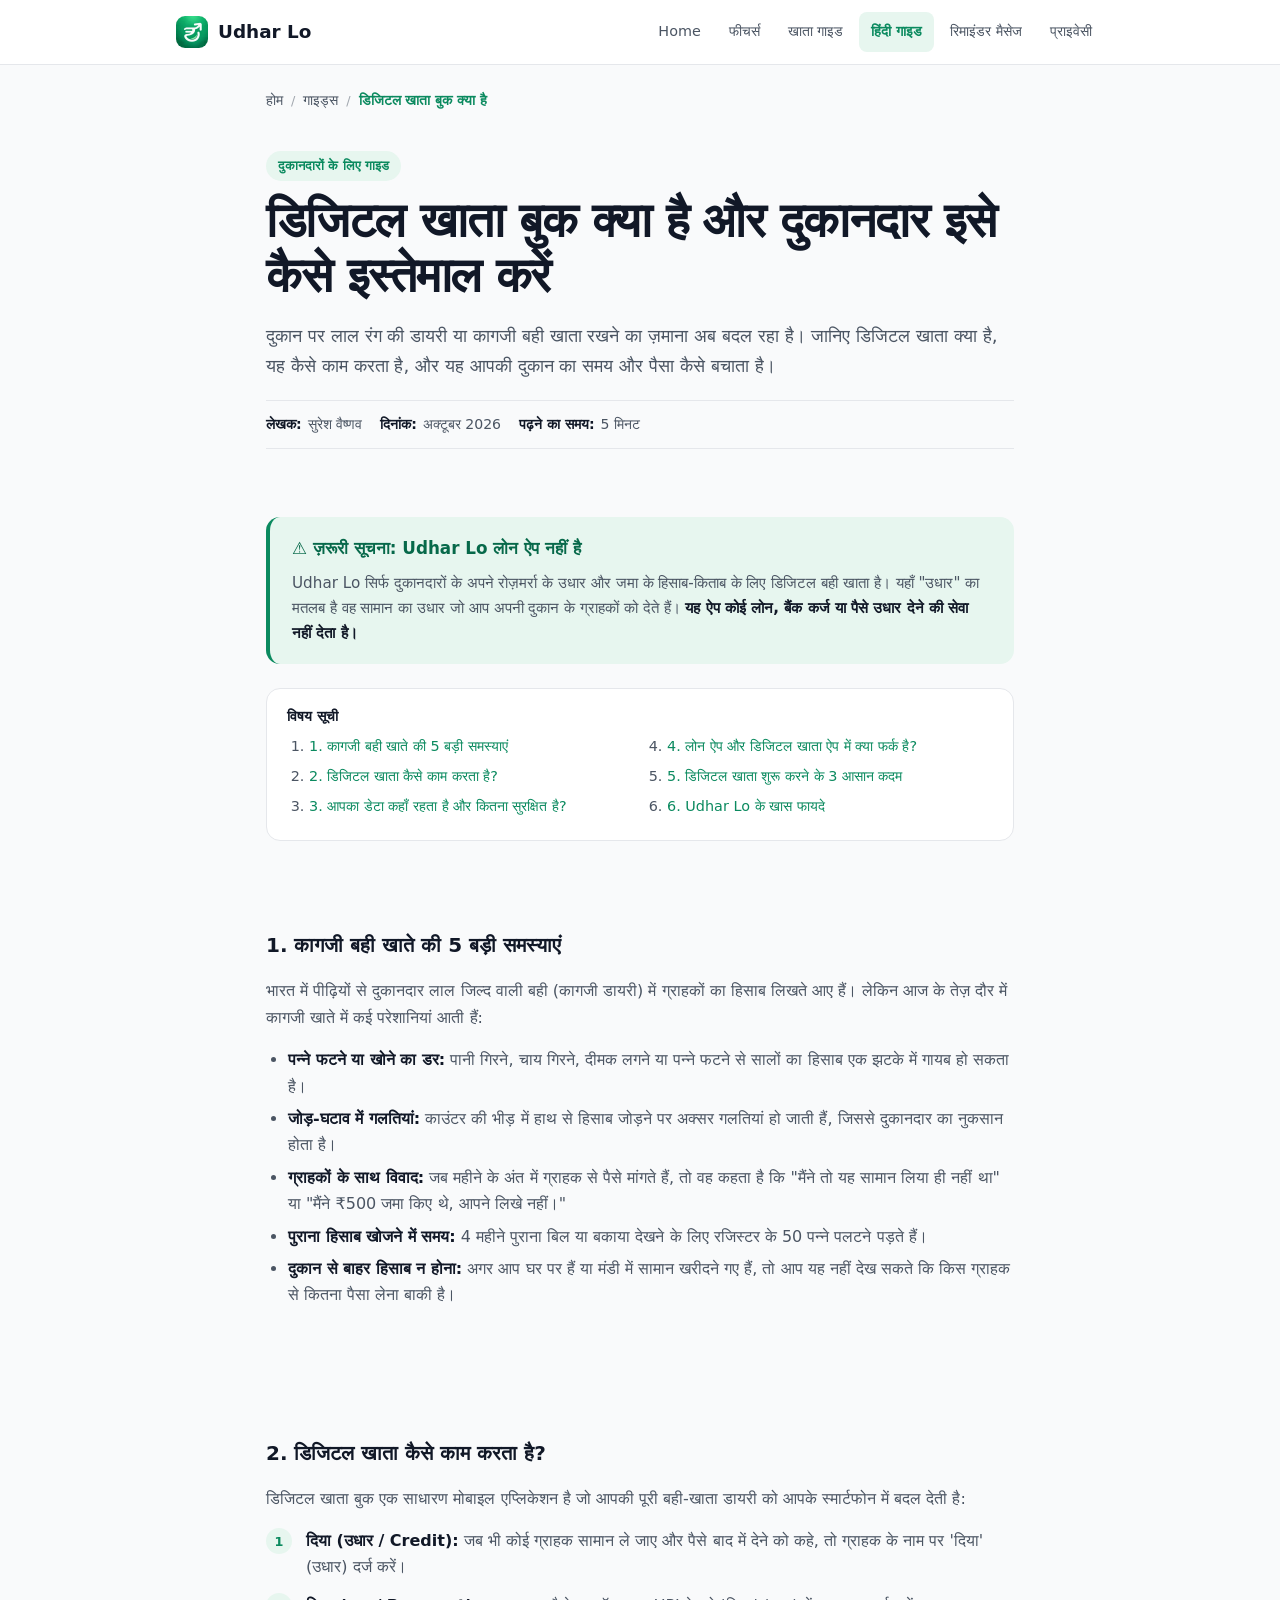
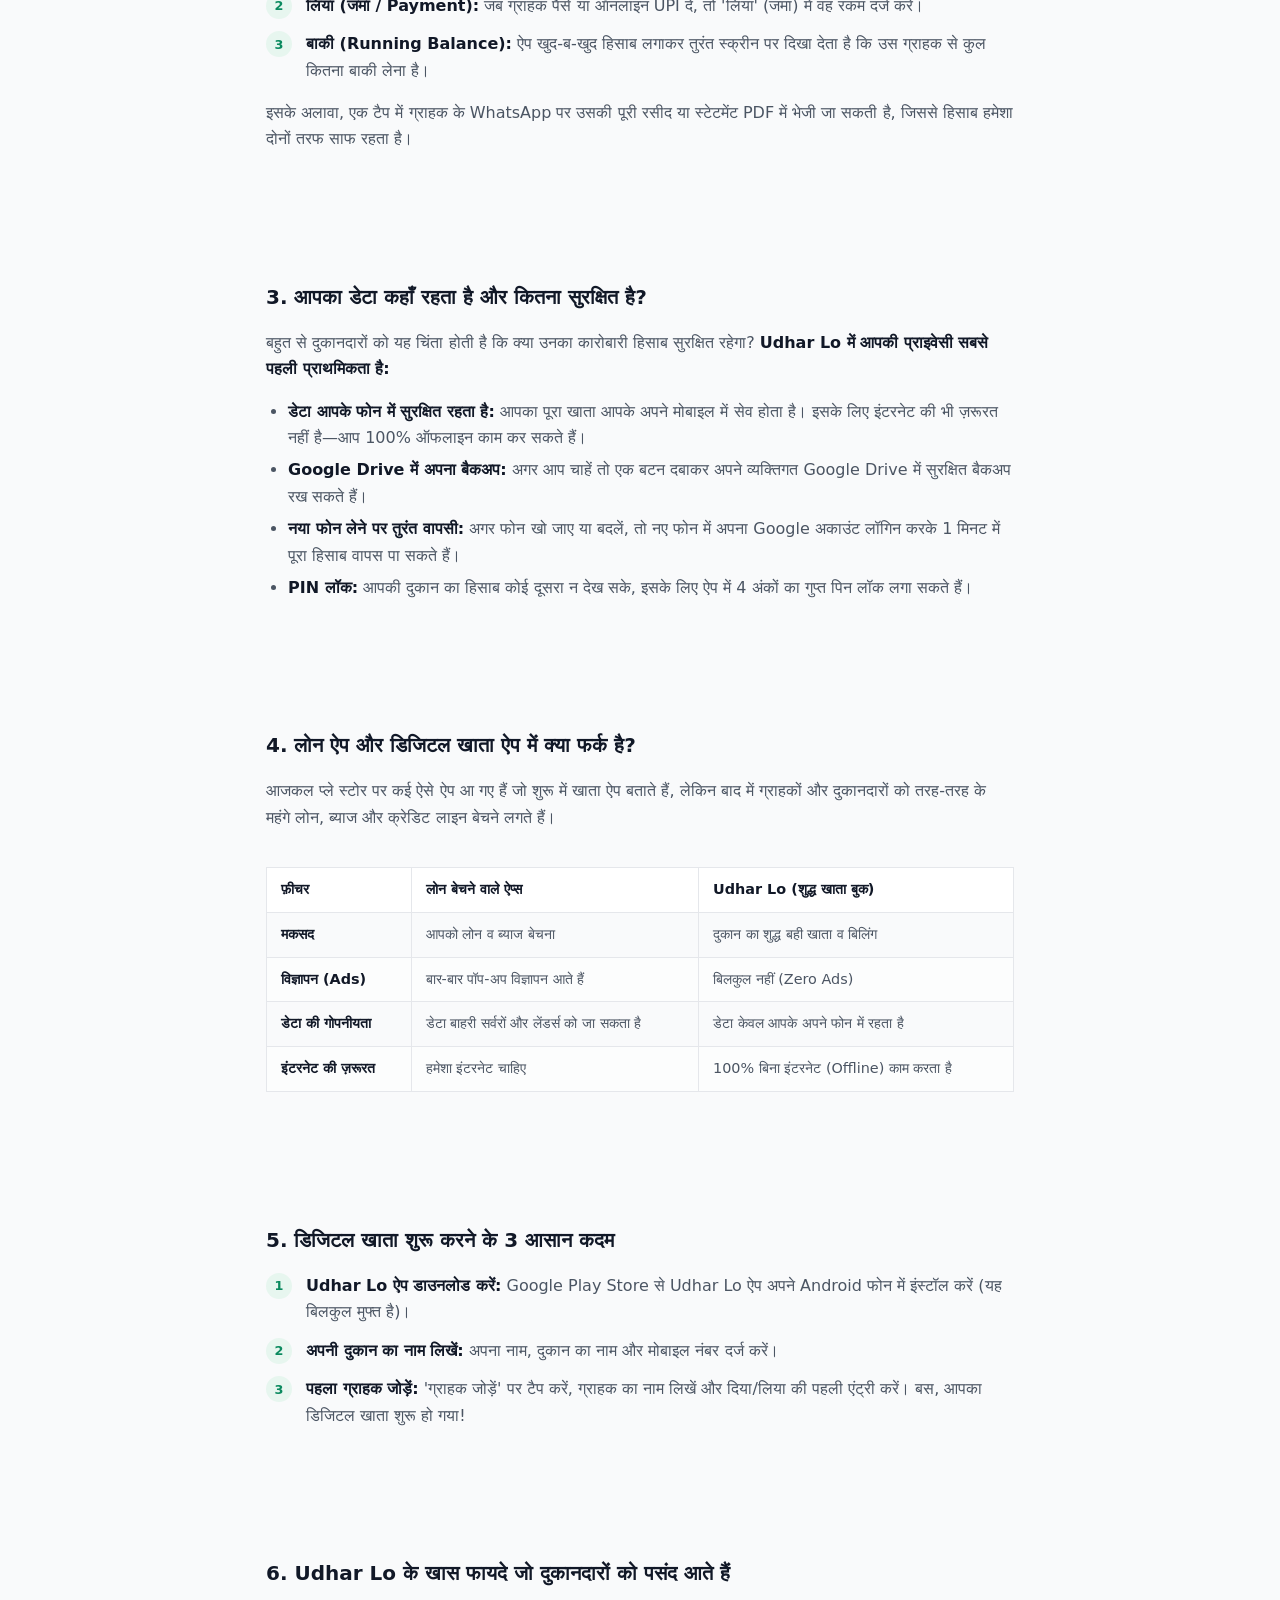
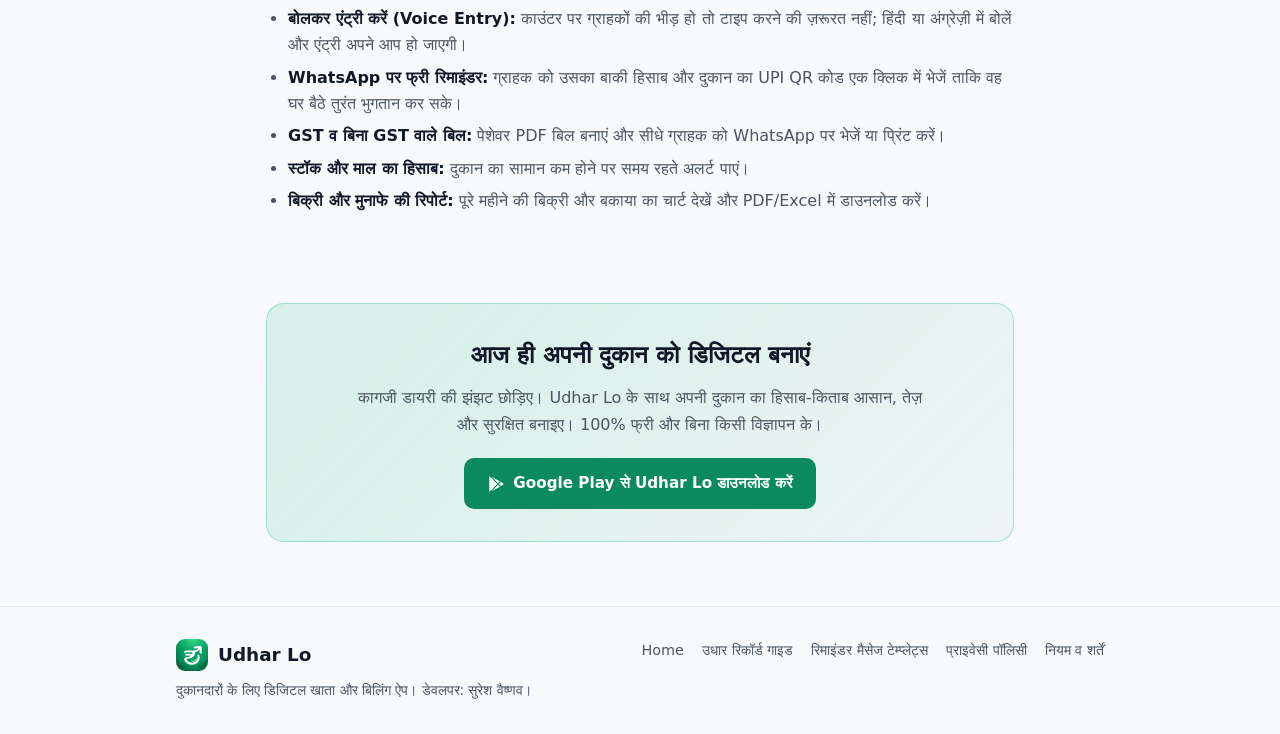
<file: hi/digital-khata-book.html>
<!DOCTYPE html>
<html lang="hi">
<head>
  <meta charset="UTF-8">
  <meta name="viewport" content="width=device-width, initial-scale=1.0">
  <title>डिजिटल खाता बुक क्या है? दुकानदारों के लिए गाइड - Udhar Lo</title>
  <meta name="description" content="जानिए डिजिटल खाता बुक क्या है, यह कागजी बही खाते से बेहतर क्यों है, और दुकानदार अपने फोन में ग्राहकों का उधार, जमा और बिलिंग कैसे आसानी से संभाल सकते हैं।">
  <meta name="keywords" content="डिजिटल खाता, डिजिटल बही खाता, उधार खाता ऐप, दुकान का हिसाब किताब, खाता बुक, khata book in hindi">
  <meta name="robots" content="index, follow">
  <link rel="canonical" href="https://udharlo.github.io/hi/digital-khata-book.html">
  <link rel="icon" href="../img/icon.png">
  <meta property="og:type" content="article">
  <meta property="og:site_name" content="Udhar Lo">
  <meta property="og:locale" content="hi_IN">
  <meta property="og:title" content="डिजिटल खाता बुक क्या है और दुकानदार इसे कैसे इस्तेमाल करें">
  <meta property="og:description" content="कागजी बही खाते की दिक्कतों से छुटकारा पाएं। ग्राहकों का उधार, जमा और बाकी हिसाब अपने फोन में रखें। 100% फ्री और सुरक्षित।">
  <meta property="og:image" content="https://udharlo.github.io/img/og-cover.png">
  <meta property="og:url" content="https://udharlo.github.io/hi/digital-khata-book.html">
  <meta name="twitter:card" content="summary_large_image">
  <meta name="twitter:title" content="डिजिटल खाता बुक क्या है और दुकानदार इसे कैसे इस्तेमाल करें">
  <meta name="twitter:description" content="कागजी बही खाते से डिजिटल लेजर पर जाने की पूरी जानकारी और आसान तरीका।">
  <meta name="twitter:image" content="https://udharlo.github.io/img/og-cover.png">
  <link rel="stylesheet" href="../style.css">
  <style>
    body { font-family: system-ui, -apple-system, BlinkMacSystemFont, 'Segoe UI', Roboto, 'Noto Sans Devanagari', sans-serif; }
    h1, h2, h3, h4, p, li { font-family: 'Noto Sans Devanagari', system-ui, -apple-system, BlinkMacSystemFont, 'Segoe UI', Roboto, sans-serif; }
  </style>

  <script type="application/ld+json">
  {
    "@context": "https://schema.org",
    "@type": "Article",
    "headline": "डिजिटल खाता बुक क्या है और दुकानदार इसे कैसे इस्तेमाल करें",
    "description": "दुकानदारों के लिए डिजिटल बही खाता की पूरी मार्गदर्शिका: पेपर खाते की दिक्कतें, डिजिटल लेजर के फायदे, सुरक्षा और लोन ऐप से इसका फर्क।",
    "inLanguage": "hi",
    "image": "https://udharlo.github.io/img/og-cover.png",
    "author": {
      "@type": "Person",
      "name": "Suresh Vaishnav"
    },
    "publisher": {
      "@type": "Organization",
      "name": "Udhar Lo",
      "logo": {
        "@type": "ImageObject",
        "url": "https://udharlo.github.io/img/icon.png"
      }
    },
    "datePublished": "2026-10-25",
    "dateModified": "2026-11-11",
    "mainEntityOfPage": "https://udharlo.github.io/hi/digital-khata-book.html"
  }
  </script>
  <script type="application/ld+json">
  {
    "@context": "https://schema.org",
    "@type": "BreadcrumbList",
    "itemListElement": [
      {
        "@type": "ListItem",
        "position": 1,
        "name": "होम",
        "item": "https://udharlo.github.io/"
      },
      {
        "@type": "ListItem",
        "position": 2,
        "name": "गाइड्स",
        "item": "https://udharlo.github.io/#guides"
      },
      {
        "@type": "ListItem",
        "position": 3,
        "name": "डिजिटल खाता बुक गाइड",
        "item": "https://udharlo.github.io/hi/digital-khata-book.html"
      }
    ]
  }
  </script>
</head>
<body>

<header class="site-header">
  <div class="container">
    <a class="brand" href="../"><img class="brand-mark" src="../img/icon-128.webp" alt="Udhar Lo Logo" width="32" height="32">Udhar Lo</a>
    <nav class="nav" aria-label="Main">
      <a href="../">Home</a>
      <a href="../index.html#features">फीचर्स</a>
      <a href="../guides/udhar-record-kaise-rakhe.html">खाता गाइड</a>
      <a href="../hi/digital-khata-book.html" aria-current="page">हिंदी गाइड</a>
      <a href="../guides/payment-reminder-message.html">रिमाइंडर मैसेज</a>
      <a href="../privacy-policy.html">प्राइवेसी</a>
    </nav>
  </div>
</header>

<main class="container narrow doc">
  <nav class="breadcrumbs" aria-label="Breadcrumb">
    <a href="../">होम</a>
    <span class="sep">/</span>
    <a href="../index.html#guides">गाइड्स</a>
    <span class="sep">/</span>
    <span class="current">डिजिटल खाता बुक क्या है</span>
  </nav>

  <article>
    <header class="article-header">
      <span class="badge-pill">दुकानदारों के लिए गाइड</span>
      <h1>डिजिटल खाता बुक क्या है और दुकानदार इसे कैसे इस्तेमाल करें</h1>
      <p class="article-lead">दुकान पर लाल रंग की डायरी या कागजी बही खाता रखने का ज़माना अब बदल रहा है। जानिए डिजिटल खाता क्या है, यह कैसे काम करता है, और यह आपकी दुकान का समय और पैसा कैसे बचाता है।</p>
      
      <div class="article-meta">
        <span><strong>लेखक:</strong> सुरेश वैष्णव</span>
        <span><strong>दिनांक:</strong> अक्टूबर 2026</span>
        <span><strong>पढ़ने का समय:</strong> 5 मिनट</span>
      </div>
    </header>

    <div class="callout-box">
      <h3>⚠️ ज़रूरी सूचना: Udhar Lo लोन ऐप नहीं है</h3>
      <p>Udhar Lo सिर्फ दुकानदारों के अपने रोज़मर्रा के उधार और जमा के हिसाब-किताब के लिए डिजिटल बही खाता है। यहाँ "उधार" का मतलब है वह सामान का उधार जो आप अपनी दुकान के ग्राहकों को देते हैं। <strong>यह ऐप कोई लोन, बैंक कर्ज या पैसे उधार देने की सेवा नहीं देता है।</strong></p>
    </div>

    <nav class="toc" aria-label="विषय सूची">
      <strong>विषय सूची</strong>
      <ol>
        <li><a href="#paper-problems">1. कागजी बही खाते की 5 बड़ी समस्याएं</a></li>
        <li><a href="#how-it-works">2. डिजिटल खाता कैसे काम करता है?</a></li>
        <li><a href="#data-security">3. आपका डेटा कहाँ रहता है और कितना सुरक्षित है?</a></li>
        <li><a href="#loan-vs-khata">4. लोन ऐप और डिजिटल खाता ऐप में क्या फर्क है?</a></li>
        <li><a href="#how-to-start">5. डिजिटल खाता शुरू करने के 3 आसान कदम</a></li>
        <li><a href="#udharlo-features">6. Udhar Lo के खास फायदे</a></li>
      </ol>
    </nav>

    <section id="paper-problems">
      <h2>1. कागजी बही खाते की 5 बड़ी समस्याएं</h2>
      <p>भारत में पीढ़ियों से दुकानदार लाल जिल्द वाली बही (कागजी डायरी) में ग्राहकों का हिसाब लिखते आए हैं। लेकिन आज के तेज़ दौर में कागजी खाते में कई परेशानियां आती हैं:</p>
      <ul>
        <li><strong>पन्ने फटने या खोने का डर:</strong> पानी गिरने, चाय गिरने, दीमक लगने या पन्ने फटने से सालों का हिसाब एक झटके में गायब हो सकता है।</li>
        <li><strong>जोड़-घटाव में गलतियां:</strong> काउंटर की भीड़ में हाथ से हिसाब जोड़ने पर अक्सर गलतियां हो जाती हैं, जिससे दुकानदार का नुकसान होता है।</li>
        <li><strong>ग्राहकों के साथ विवाद:</strong> जब महीने के अंत में ग्राहक से पैसे मांगते हैं, तो वह कहता है कि "मैंने तो यह सामान लिया ही नहीं था" या "मैंने ₹500 जमा किए थे, आपने लिखे नहीं।"</li>
        <li><strong>पुराना हिसाब खोजने में समय:</strong> 4 महीने पुराना बिल या बकाया देखने के लिए रजिस्टर के 50 पन्ने पलटने पड़ते हैं।</li>
        <li><strong>दुकान से बाहर हिसाब न होना:</strong> अगर आप घर पर हैं या मंडी में सामान खरीदने गए हैं, तो आप यह नहीं देख सकते कि किस ग्राहक से कितना पैसा लेना बाकी है।</li>
      </ul>
    </section>

    <section id="how-it-works">
      <h2>2. डिजिटल खाता कैसे काम करता है?</h2>
      <p>डिजिटल खाता बुक एक साधारण मोबाइल एप्लिकेशन है जो आपकी पूरी बही-खाता डायरी को आपके स्मार्टफोन में बदल देती है:</p>
      <ol class="steps">
        <li><strong>दिया (उधार / Credit):</strong> जब भी कोई ग्राहक सामान ले जाए और पैसे बाद में देने को कहे, तो ग्राहक के नाम पर 'दिया' (उधार) दर्ज करें।</li>
        <li><strong>लिया (जमा / Payment):</strong> जब ग्राहक पैसे या ऑनलाइन UPI दे, तो 'लिया' (जमा) में वह रकम दर्ज करें।</li>
        <li><strong>बाकी (Running Balance):</strong> ऐप खुद-ब-खुद हिसाब लगाकर तुरंत स्क्रीन पर दिखा देता है कि उस ग्राहक से कुल कितना बाकी लेना है।</li>
      </ol>
      <p>इसके अलावा, एक टैप में ग्राहक के WhatsApp पर उसकी पूरी रसीद या स्टेटमेंट PDF में भेजी जा सकती है, जिससे हिसाब हमेशा दोनों तरफ साफ रहता है।</p>
    </section>

    <section id="data-security">
      <h2>3. आपका डेटा कहाँ रहता है और कितना सुरक्षित है?</h2>
      <p>बहुत से दुकानदारों को यह चिंता होती है कि क्या उनका कारोबारी हिसाब सुरक्षित रहेगा? <strong>Udhar Lo में आपकी प्राइवेसी सबसे पहली प्राथमिकता है:</strong></p>
      <ul>
        <li><strong>डेटा आपके फोन में सुरक्षित रहता है:</strong> आपका पूरा खाता आपके अपने मोबाइल में सेव होता है। इसके लिए इंटरनेट की भी ज़रूरत नहीं है—आप 100% ऑफलाइन काम कर सकते हैं।</li>
        <li><strong>Google Drive में अपना बैकअप:</strong> अगर आप चाहें तो एक बटन दबाकर अपने व्यक्तिगत Google Drive में सुरक्षित बैकअप रख सकते हैं।</li>
        <li><strong>नया फोन लेने पर तुरंत वापसी:</strong> अगर फोन खो जाए या बदलें, तो नए फोन में अपना Google अकाउंट लॉगिन करके 1 मिनट में पूरा हिसाब वापस पा सकते हैं।</li>
        <li><strong>PIN लॉक:</strong> आपकी दुकान का हिसाब कोई दूसरा न देख सके, इसके लिए ऐप में 4 अंकों का गुप्त पिन लॉक लगा सकते हैं।</li>
      </ul>
    </section>

    <section id="loan-vs-khata">
      <h2>4. लोन ऐप और डिजिटल खाता ऐप में क्या फर्क है?</h2>
      <p>आजकल प्ले स्टोर पर कई ऐसे ऐप आ गए हैं जो शुरू में खाता ऐप बताते हैं, लेकिन बाद में ग्राहकों और दुकानदारों को तरह-तरह के महंगे लोन, ब्याज और क्रेडिट लाइन बेचने लगते हैं।</p>
      <div class="table-wrap">
        <table class="sample-table">
          <thead>
            <tr>
              <th>फ़ीचर</th>
              <th>लोन बेचने वाले ऐप्स</th>
              <th>Udhar Lo (शुद्ध खाता बुक)</th>
            </tr>
          </thead>
          <tbody>
            <tr>
              <td><strong>मकसद</strong></td>
              <td>आपको लोन व ब्याज बेचना</td>
              <td>दुकान का शुद्ध बही खाता व बिलिंग</td>
            </tr>
            <tr>
              <td><strong>विज्ञापन (Ads)</strong></td>
              <td>बार-बार पॉप-अप विज्ञापन आते हैं</td>
              <td>बिलकुल नहीं (Zero Ads)</td>
            </tr>
            <tr>
              <td><strong>डेटा की गोपनीयता</strong></td>
              <td>डेटा बाहरी सर्वरों और लेंडर्स को जा सकता है</td>
              <td>डेटा केवल आपके अपने फोन में रहता है</td>
            </tr>
            <tr>
              <td><strong>इंटरनेट की ज़रूरत</strong></td>
              <td>हमेशा इंटरनेट चाहिए</td>
              <td>100% बिना इंटरनेट (Offline) काम करता है</td>
            </tr>
          </tbody>
        </table>
      </div>
    </section>

    <section id="how-to-start">
      <h2>5. डिजिटल खाता शुरू करने के 3 आसान कदम</h2>
      <ol class="steps">
        <li><strong>Udhar Lo ऐप डाउनलोड करें:</strong> Google Play Store से Udhar Lo ऐप अपने Android फोन में इंस्टॉल करें (यह बिलकुल मुफ्त है)।</li>
        <li><strong>अपनी दुकान का नाम लिखें:</strong> अपना नाम, दुकान का नाम और मोबाइल नंबर दर्ज करें।</li>
        <li><strong>पहला ग्राहक जोड़ें:</strong> 'ग्राहक जोड़ें' पर टैप करें, ग्राहक का नाम लिखें और दिया/लिया की पहली एंट्री करें। बस, आपका डिजिटल खाता शुरू हो गया!</li>
      </ol>
    </section>

    <section id="udharlo-features">
      <h2>6. Udhar Lo के खास फायदे जो दुकानदारों को पसंद आते हैं</h2>
      <ul>
        <li><strong>बोलकर एंट्री करें (Voice Entry):</strong> काउंटर पर ग्राहकों की भीड़ हो तो टाइप करने की ज़रूरत नहीं; हिंदी या अंग्रेज़ी में बोलें और एंट्री अपने आप हो जाएगी।</li>
        <li><strong>WhatsApp पर फ्री रिमाइंडर:</strong> ग्राहक को उसका बाकी हिसाब और दुकान का UPI QR कोड एक क्लिक में भेजें ताकि वह घर बैठे तुरंत भुगतान कर सके।</li>
        <li><strong>GST व बिना GST वाले बिल:</strong> पेशेवर PDF बिल बनाएं और सीधे ग्राहक को WhatsApp पर भेजें या प्रिंट करें।</li>
        <li><strong>स्टॉक और माल का हिसाब:</strong> दुकान का सामान कम होने पर समय रहते अलर्ट पाएं।</li>
        <li><strong>बिक्री और मुनाफे की रिपोर्ट:</strong> पूरे महीने की बिक्री और बकाया का चार्ट देखें और PDF/Excel में डाउनलोड करें।</li>
      </ul>
    </section>

    <div class="cta-banner">
      <h3>आज ही अपनी दुकान को डिजिटल बनाएं</h3>
      <p>कागजी डायरी की झंझट छोड़िए। Udhar Lo के साथ अपनी दुकान का हिसाब-किताब आसान, तेज़ और सुरक्षित बनाइए। 100% फ्री और बिना किसी विज्ञापन के।</p>
      <a class="btn btn-primary" href="https://play.google.com/store/apps/details?id=co.udharlo">
        <svg viewBox="0 0 24 24" fill="currentColor" width="18" height="18" aria-hidden="true"><path d="M3.6 1.8 13.8 12 3.6 22.2a1.5 1.5 0 0 1-.6-1.2V3a1.5 1.5 0 0 1 .6-1.2Zm11.3 11.3 2.4 2.4-11 6.3 8.6-8.7Zm3.7-3.7 2.8 1.6a1.2 1.2 0 0 1 0 2l-2.8 1.6-2.6-2.6 2.6-2.6ZM6.3 2.2l11 6.3-2.4 2.4-8.6-8.7Z"/></svg>
        Google Play से Udhar Lo डाउनलोड करें
      </a>
    </div>

  </article>
</main>

<footer class="site-footer">
  <div class="container">
    <div>
      <a class="brand" href="../"><img class="brand-mark" src="../img/icon-128.webp" alt="" width="24" height="24">Udhar Lo</a>
      <p style="margin:8px 0 0;font-size:0.85rem">दुकानदारों के लिए डिजिटल खाता और बिलिंग ऐप। डेवलपर: सुरेश वैष्णव।</p>
    </div>
    <div class="footer-links">
      <a href="../">Home</a>
      <a href="../guides/udhar-record-kaise-rakhe.html">उधार रिकॉर्ड गाइड</a>
      <a href="../guides/payment-reminder-message.html">रिमाइंडर मैसेज टेम्प्लेट्स</a>
      <a href="../privacy-policy.html">प्राइवेसी पॉलिसी</a>
      <a href="../terms.html">नियम व शर्तें</a>
    </div>
  </div>
</footer>

</body>
</html>
</file>
<file: style.css>
:root {
  --primary: #0B8A5F;
  --primary-dark: #07694A;
  --primary-soft: #E7F6EF;
  --accent: #059669;
  --accent-soft: #ECFDF5;
  --text: #111827;
  --text-muted: #4B5563;
  --bg: #F9FAFB;
  --surface: #FFFFFF;
  --border: #E5E7EB;
  --radius: 14px;
  --shadow: 0 1px 2px rgba(17, 24, 39, 0.04), 0 4px 16px rgba(17, 24, 39, 0.06);
}

@media (prefers-color-scheme: dark) {
  :root {
    --primary: #34D399;
    --primary-dark: #6EE7B7;
    --primary-soft: #06281D;
    --accent: #34D399;
    --accent-soft: #052E24;
    --text: #F3F4F6;
    --text-muted: #9CA3AF;
    --bg: #0B0F19;
    --surface: #111827;
    --border: #1F2937;
    --shadow: none;
  }
}

* { box-sizing: border-box; }

html { scroll-behavior: smooth; }

body {
  margin: 0;
  font-family: system-ui, -apple-system, BlinkMacSystemFont, 'Segoe UI', Roboto, sans-serif;
  background: var(--bg);
  color: var(--text);
  line-height: 1.65;
  -webkit-font-smoothing: antialiased;
}

a { color: var(--primary); text-decoration: none; }
a:hover { text-decoration: underline; }

.container { max-width: 960px; margin: 0 auto; padding: 0 16px; }
.narrow { max-width: 780px; }

/* Header */
.site-header {
  position: sticky; top: 0; z-index: 10;
  background: color-mix(in srgb, var(--surface) 90%, transparent);
  backdrop-filter: saturate(180%) blur(10px);
  border-bottom: 1px solid var(--border);
}
.site-header .container {
  display: flex; align-items: center; justify-content: space-between;
  gap: 16px; min-height: 64px; flex-wrap: wrap;
}
.brand {
  display: flex; align-items: center; gap: 10px;
  font-weight: 800; font-size: 1.15rem; color: var(--text);
}
.brand:hover { text-decoration: none; }
.brand-mark {
  width: 32px; height: 32px; border-radius: 9px;
  background: var(--primary); color: #fff;
  display: grid; place-items: center; font-size: 0.95rem; font-weight: 800;
}
.nav { display: flex; gap: 4px; flex-wrap: wrap; }
.nav a {
  padding: 8px 12px; border-radius: 8px;
  font-size: 0.9rem; font-weight: 500; color: var(--text-muted);
}
.nav a:hover { background: var(--primary-soft); color: var(--primary); text-decoration: none; }
.nav a[aria-current="page"] { background: var(--primary-soft); color: var(--primary); font-weight: 600; }

/* Hero */
.hero { padding: 72px 0 48px; text-align: center; }
.eyebrow {
  display: inline-block; padding: 4px 12px; border-radius: 999px;
  background: var(--primary-soft); color: var(--primary);
  font-size: 0.8rem; font-weight: 600; letter-spacing: 0.02em;
}
.hero h1 { font-size: clamp(2.2rem, 6vw, 3.4rem); line-height: 1.15; margin: 16px 0 12px; letter-spacing: -0.02em; }
.hero p { font-size: 1.15rem; color: var(--text-muted); max-width: 620px; margin: 0 auto; }
.cta-row { display: flex; gap: 12px; justify-content: center; flex-wrap: wrap; margin-top: 28px; }
.btn {
  display: inline-flex; align-items: center; gap: 8px;
  padding: 12px 22px; border-radius: 10px; font-weight: 600; font-size: 0.95rem;
  border: 1px solid transparent;
}
.btn:hover { text-decoration: none; }
.btn-primary { background: var(--primary); color: #fff; }
.btn-primary:hover { background: var(--primary-dark); }
.btn-ghost { border-color: var(--border); color: var(--text); background: var(--surface); }

/* Sections */
section { padding: 32px 0; }
.section-title { font-size: 1.6rem; margin: 0 0 8px; letter-spacing: -0.01em; }
.section-sub { color: var(--text-muted); margin: 0 0 24px; }

.grid { display: grid; gap: 16px; grid-template-columns: repeat(auto-fit, minmax(240px, 1fr)); }
.card {
  background: var(--surface); border: 1px solid var(--border);
  border-radius: var(--radius); padding: 22px; box-shadow: var(--shadow);
}
.card h3 { margin: 0 0 6px; font-size: 1.05rem; }
.card p { margin: 0; color: var(--text-muted); font-size: 0.95rem; }
.icon {
  width: 40px; height: 40px; border-radius: 10px; margin-bottom: 12px;
  background: var(--primary-soft); color: var(--primary);
  display: grid; place-items: center; font-size: 1.2rem;
}

a.card { display: block; color: inherit; transition: border-color .15s, transform .15s; }
a.card:hover { border-color: var(--primary); transform: translateY(-2px); text-decoration: none; }
a.card .more { display: inline-block; margin-top: 10px; color: var(--primary); font-weight: 600; font-size: 0.9rem; }

.callout {
  border-radius: var(--radius); padding: 18px 20px; margin: 24px 0;
  background: var(--accent-soft); border: 1px solid color-mix(in srgb, var(--accent) 30%, transparent);
}
.callout strong { color: var(--accent); }

/* Legal document */
.doc-head { padding: 48px 0 8px; }
.doc-head h1 { font-size: clamp(1.9rem, 5vw, 2.5rem); margin: 10px 0 6px; letter-spacing: -0.02em; }
.doc-head p { color: var(--text-muted); margin: 0; }
.meta {
  display: grid; gap: 4px 24px; grid-template-columns: repeat(auto-fit, minmax(200px, 1fr));
  background: var(--surface); border: 1px solid var(--border); border-radius: var(--radius);
  padding: 16px 20px; margin: 24px 0; font-size: 0.9rem;
}
.meta span { color: var(--text-muted); }

.toc {
  background: var(--surface); border: 1px solid var(--border); border-radius: var(--radius);
  padding: 16px 20px; margin-bottom: 8px;
}
.toc strong { display: block; margin-bottom: 6px; font-size: 0.9rem; }
.toc ol { margin: 0; padding-left: 20px; columns: 2; column-gap: 32px; font-size: 0.9rem; }
@media (max-width: 600px) { .toc ol { columns: 1; } }

.doc h2 {
  font-size: 1.25rem; margin: 40px 0 10px; padding-top: 8px; scroll-margin-top: 80px;
}
.doc h3 { font-size: 1.02rem; margin: 20px 0 6px; }
.doc p, .doc li { color: var(--text-muted); }
.doc strong { color: var(--text); }
.doc ul, .doc ol { padding-left: 22px; }
.doc li { margin-bottom: 6px; }

.table-wrap { overflow-x: auto; }
table { width: 100%; border-collapse: collapse; font-size: 0.92rem; margin: 12px 0; }
th, td { text-align: left; padding: 10px 12px; border-bottom: 1px solid var(--border); vertical-align: top; }
th { color: var(--text); font-weight: 600; background: var(--surface); }
td { color: var(--text-muted); }
code { font-family: ui-monospace, SFMono-Regular, Menlo, monospace; font-size: 0.85em; background: var(--primary-soft); color: var(--primary); padding: 2px 6px; border-radius: 6px; }

.steps { counter-reset: step; list-style: none; padding-left: 0 !important; }
.steps li { position: relative; padding-left: 40px; margin-bottom: 12px; }
.steps li::before {
  counter-increment: step; content: counter(step);
  position: absolute; left: 0; top: 0;
  width: 26px; height: 26px; border-radius: 50%;
  background: var(--primary-soft); color: var(--primary);
  display: grid; place-items: center; font-size: 0.8rem; font-weight: 700;
}

.contact-box {
  background: var(--surface); border: 1px solid var(--border); border-radius: var(--radius);
  padding: 20px; margin: 40px 0 0;
}
.contact-box h2 { margin-top: 0 !important; padding-top: 0 !important; }

/* Footer */
.site-footer { border-top: 1px solid var(--border); margin-top: 64px; padding: 32px 0; font-size: 0.9rem; color: var(--text-muted); }
.site-footer .container { display: flex; justify-content: space-between; gap: 16px; flex-wrap: wrap; }
.footer-links { display: flex; gap: 18px; flex-wrap: wrap; }
.footer-links a { color: var(--text-muted); }
.footer-links a:hover { color: var(--primary); }

/* Guide & Content Hub Extensions */
.breadcrumbs {
  display: flex; align-items: center; gap: 8px; flex-wrap: wrap;
  font-size: 0.85rem; color: var(--text-muted); margin: 24px 0 16px;
}
.breadcrumbs a { color: var(--text-muted); }
.breadcrumbs a:hover { color: var(--primary); text-decoration: none; }
.breadcrumbs .sep { opacity: 0.5; font-size: 0.8rem; }
.breadcrumbs .current { color: var(--primary); font-weight: 600; }

.badge-pill {
  display: inline-flex; align-items: center; gap: 6px; padding: 4px 12px; border-radius: 999px;
  background: var(--primary-soft); color: var(--primary); font-size: 0.8rem; font-weight: 600;
}
.badge-warning {
  background: rgba(239, 68, 68, 0.12); color: #EF4444; border: 1px solid rgba(239, 68, 68, 0.25);
}
.badge-neutral {
  background: rgba(156, 163, 175, 0.15); color: var(--text-muted); border: 1px solid var(--border);
}

.article-header { padding: 24px 0 16px; }
.article-header h1 { font-size: clamp(2rem, 5vw, 3rem); line-height: 1.15; margin: 12px 0 16px; font-weight: 800; letter-spacing: -0.025em; }
.article-lead { font-size: 1.15rem; color: var(--text-muted); line-height: 1.6; margin-bottom: 20px; }

.article-meta {
  display: flex; gap: 18px; align-items: center; flex-wrap: wrap;
  padding: 12px 0; border-top: 1px solid var(--border); border-bottom: 1px solid var(--border);
  margin-bottom: 28px; font-size: 0.88rem; color: var(--text-muted);
}
.article-meta span { display: inline-flex; align-items: center; gap: 6px; }

.template-card {
  background: var(--surface); border: 1px solid var(--border); border-radius: var(--radius);
  padding: 20px; margin: 20px 0; box-shadow: var(--shadow); position: relative;
}
.template-card-header {
  display: flex; align-items: center; justify-content: space-between; gap: 12px; margin-bottom: 12px;
}
.template-title { font-weight: 700; font-size: 1.05rem; color: var(--text); margin: 0; }
.template-box {
  background: var(--bg); border: 1px dashed var(--border); border-radius: 10px;
  padding: 16px; font-size: 0.95rem; line-height: 1.6; color: var(--text); position: relative;
  font-family: inherit; white-space: pre-line;
}
.btn-copy {
  display: inline-flex; align-items: center; gap: 6px; padding: 6px 14px; border-radius: 8px;
  background: var(--primary-soft); color: var(--primary); font-size: 0.85rem; font-weight: 600;
  border: 1px solid transparent; cursor: pointer; transition: all 0.2s;
}
.btn-copy:hover { background: var(--primary); color: #fff; }
.btn-copy.copied { background: #059669; color: #fff; }

.callout-box {
  border-radius: var(--radius); padding: 18px 22px; margin: 24px 0;
  background: var(--primary-soft); border-left: 4px solid var(--primary);
}
.callout-box h3 { margin: 0 0 8px; color: var(--primary-dark); font-size: 1.05rem; }
.callout-box p { margin: 0; font-size: 0.95rem; }

.callout-danger {
  background: rgba(239, 68, 68, 0.08); border-left: 4px solid #EF4444;
}
.callout-danger h3 { color: #DC2626; }

.cta-banner {
  background: linear-gradient(135deg, rgba(16, 185, 129, 0.15), rgba(5, 150, 105, 0.05));
  border: 1px solid rgba(16, 185, 129, 0.3); border-radius: 18px;
  padding: 32px 28px; margin: 40px 0; text-align: center;
}
.cta-banner h3 { font-size: 1.5rem; margin: 0 0 10px; font-weight: 800; }
.cta-banner p { color: var(--text-muted); max-width: 580px; margin: 0 auto 20px; font-size: 1rem; }

.sample-table {
  width: 100%; border-collapse: collapse; margin: 20px 0; font-size: 0.9rem;
}
.sample-table th, .sample-table td {
  border: 1px solid var(--border); padding: 10px 14px; text-align: left;
}
.sample-table th { background: var(--surface); color: var(--text); font-weight: 700; }
.sample-table tr:nth-child(even) { background: color-mix(in srgb, var(--surface) 60%, transparent); }
.sample-table .amount-in { color: #10B981; font-weight: 600; }
.sample-table .amount-out { color: #EF4444; font-weight: 600; }

.lang-switch {
  display: inline-flex; align-items: center; gap: 4px; padding: 4px 10px; border-radius: 8px;
  border: 1px solid var(--border); font-size: 0.85rem; font-weight: 600; color: var(--text-muted);
}
.lang-switch:hover { border-color: var(--primary); color: var(--primary); text-decoration: none; }
</file>
